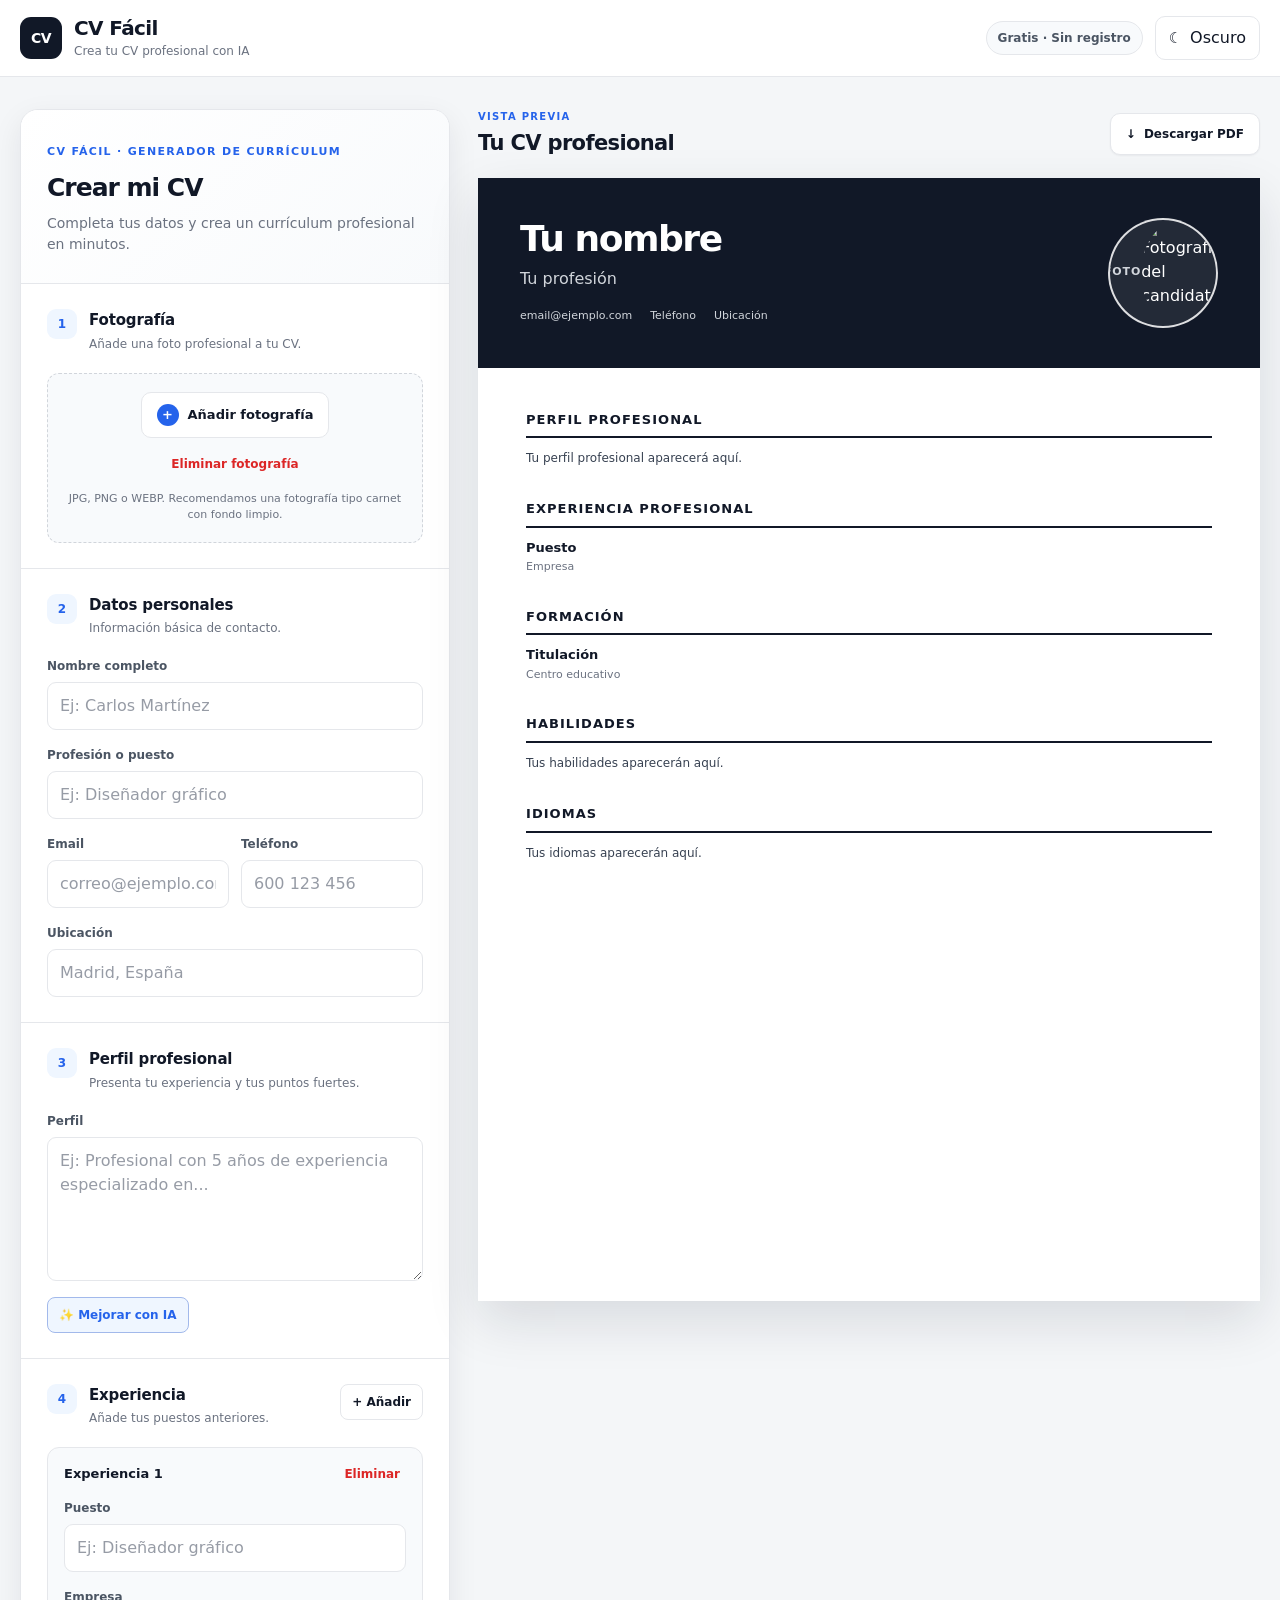
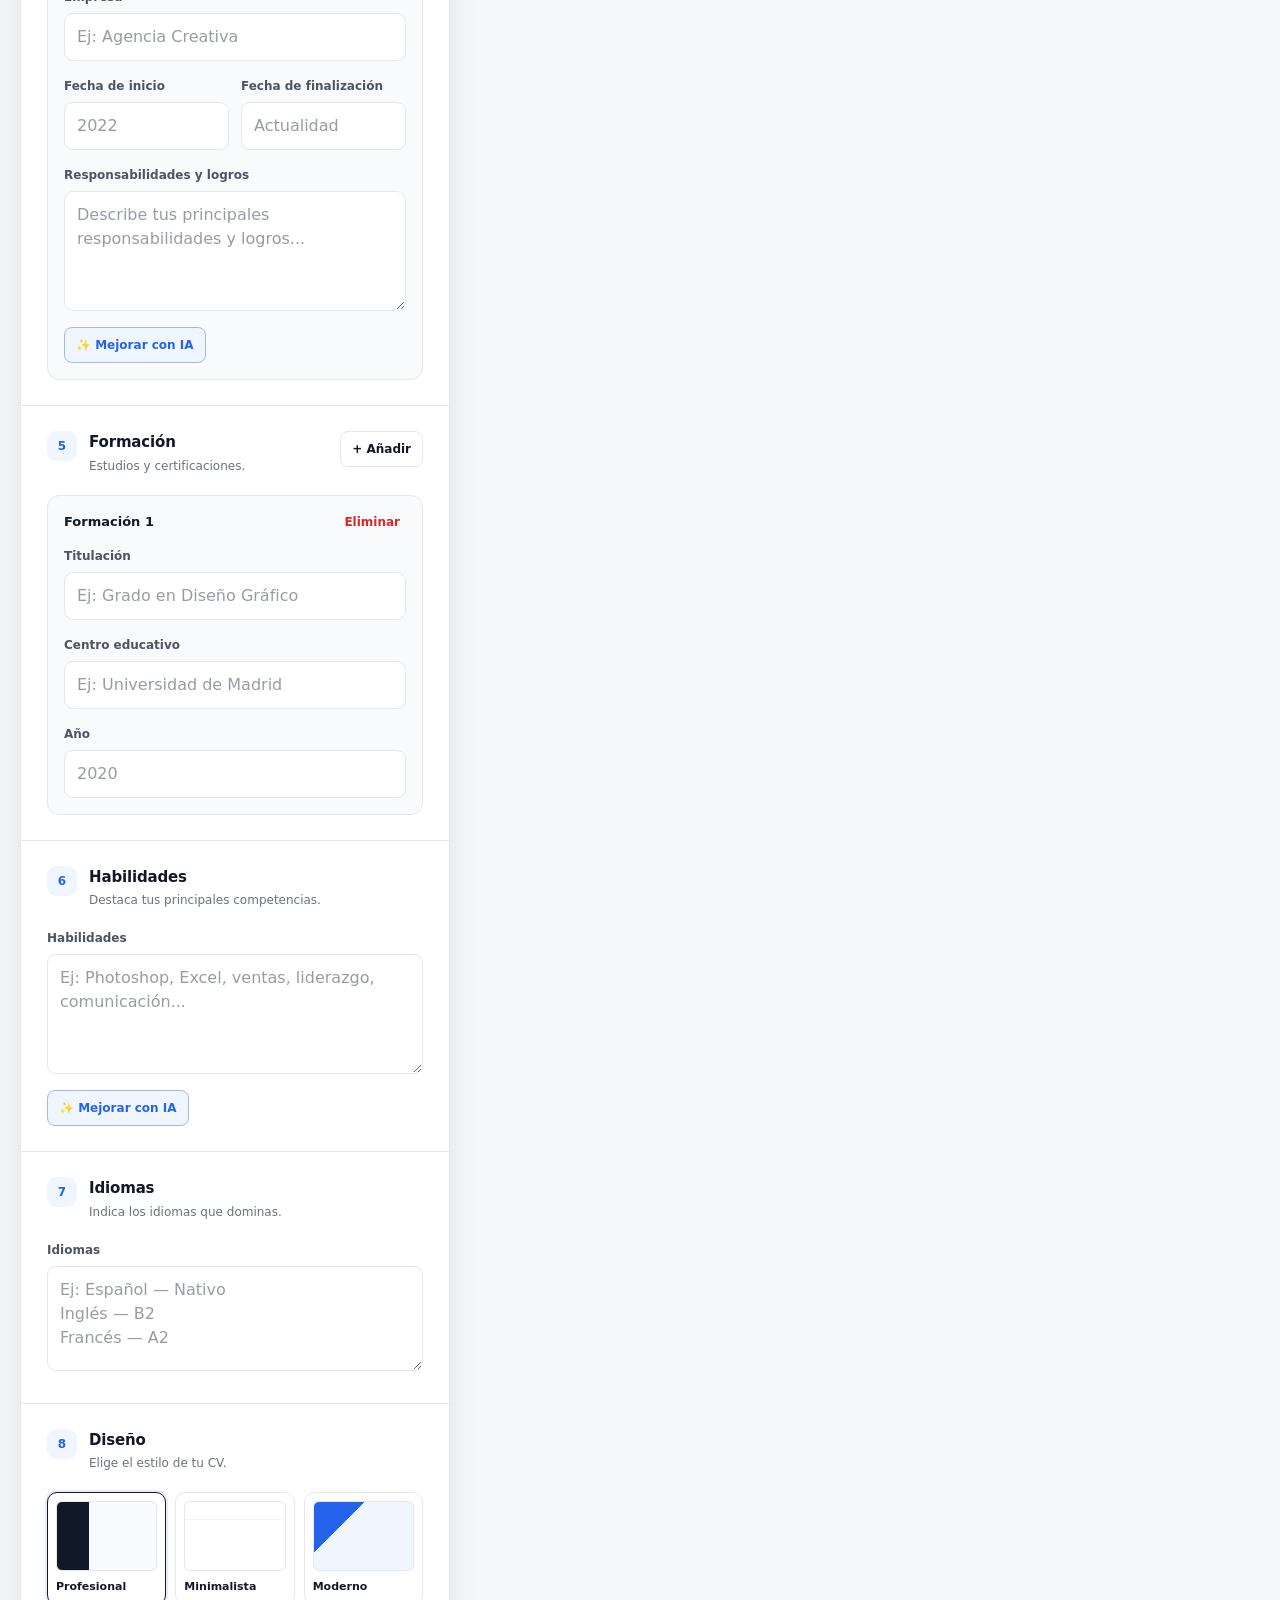
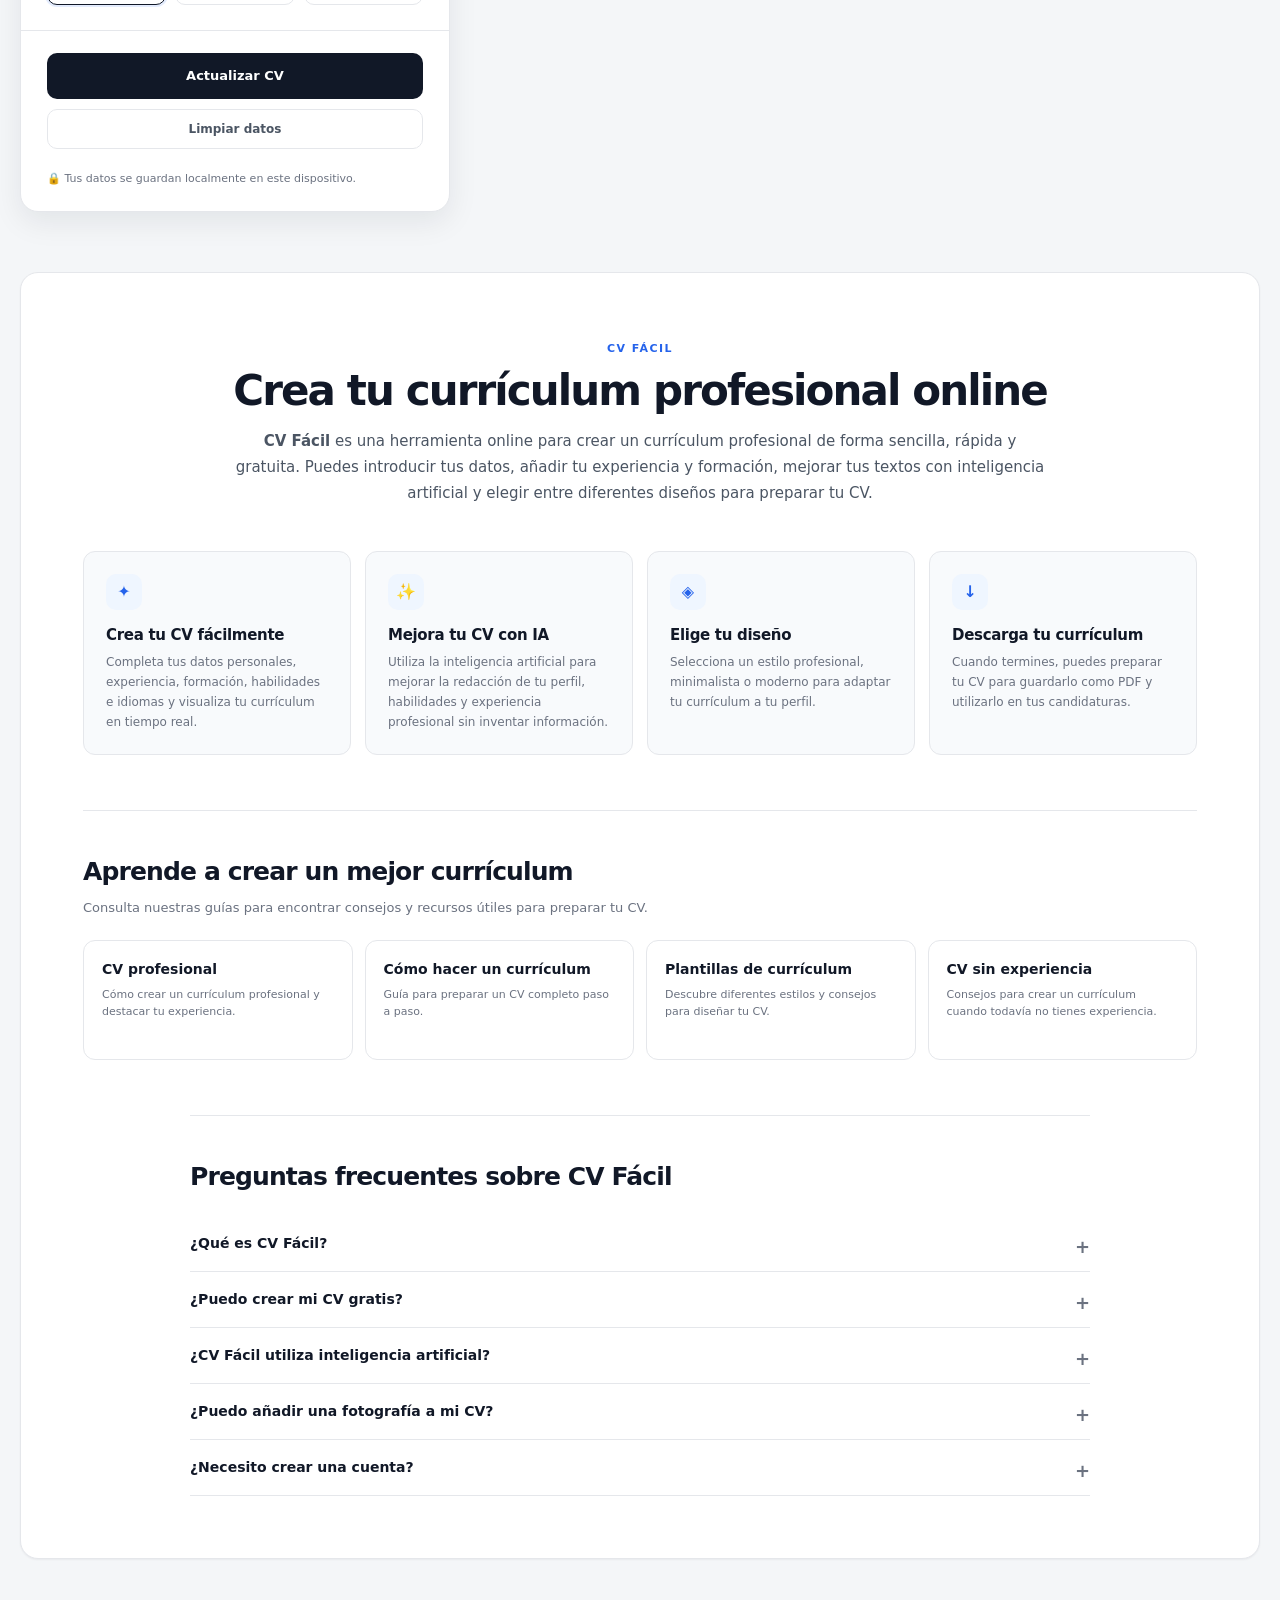
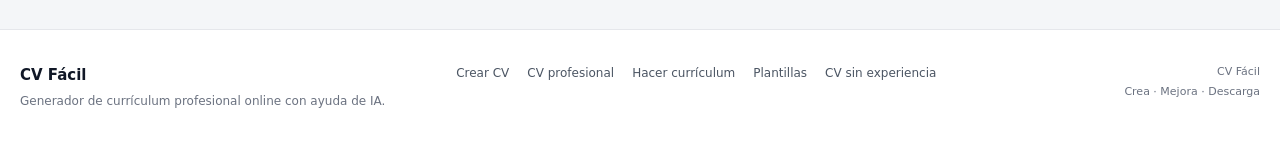
<file: index.html>
<!DOCTYPE html>
<html lang="es">

<head>

    <meta charset="UTF-8">

    <meta
        name="viewport"
        content="width=device-width, initial-scale=1.0"
    >

    <!-- =====================================================
         SEO PRINCIPAL
    ====================================================== -->

    <title>
        CV Fácil | Crea tu CV profesional gratis con IA
    </title>

    <meta
        name="description"
        content="CV Fácil es un creador de currículums online gratuito. Crea tu CV profesional con IA, mejora tu perfil y experiencia, elige una plantilla y descarga tu currículum en PDF."
    >

    <meta
        name="robots"
        content="index, follow, max-image-preview:large"
    >

    <meta
        name="author"
        content="CV Fácil"
    >

    <meta
        name="application-name"
        content="CV Fácil"
    >

    <meta
        name="theme-color"
        content="#111827"
    >

    <link
        rel="canonical"
        href="https://hcanoj.github.io/cv-facil/"
    >


    <!-- =====================================================
         OPEN GRAPH
    ====================================================== -->

    <meta
        property="og:type"
        content="website"
    >

    <meta
        property="og:locale"
        content="es_ES"
    >

    <meta
        property="og:site_name"
        content="CV Fácil"
    >

    <meta
        property="og:title"
        content="CV Fácil | Crea tu CV profesional gratis con IA"
    >

    <meta
        property="og:description"
        content="Crea tu currículum profesional online con CV Fácil. Mejora tus textos con IA, elige tu diseño y descarga tu CV en PDF."
    >

    <meta
        property="og:url"
        content="https://hcanoj.github.io/cv-facil/"
    >


    <!-- =====================================================
         TWITTER / X
    ====================================================== -->

    <meta
        name="twitter:card"
        content="summary"
    >

    <meta
        name="twitter:title"
        content="CV Fácil | Crea tu CV profesional con IA"
    >

    <meta
        name="twitter:description"
        content="Crea gratis tu currículum profesional con CV Fácil, mejóralo con IA y descárgalo en PDF."
    >


    <!-- =====================================================
         DATOS ESTRUCTURADOS
    ====================================================== -->

    <script type="application/ld+json">
    {
        "@context": "https://schema.org",
        "@graph": [

            {
                "@type": "Organization",
                "@id": "https://hcanoj.github.io/cv-facil/#organization",
                "name": "CV Fácil",
                "url": "https://hcanoj.github.io/cv-facil/",
                "description": "CV Fácil es una herramienta online para crear currículums profesionales con ayuda de inteligencia artificial."
            },

            {
                "@type": "WebApplication",
                "@id": "https://hcanoj.github.io/cv-facil/#application",
                "name": "CV Fácil",
                "url": "https://hcanoj.github.io/cv-facil/",
                "applicationCategory": "BusinessApplication",
                "applicationSubCategory": "Resume Builder",
                "operatingSystem": "Web",
                "browserRequirements": "Requires JavaScript",
                "description": "Creador de currículums online que permite crear un CV profesional, mejorar textos con inteligencia artificial, elegir una plantilla y descargar el resultado en PDF.",
                "offers": {
                    "@type": "Offer",
                    "price": "0",
                    "priceCurrency": "EUR"
                },
                "publisher": {
                    "@id": "https://hcanoj.github.io/cv-facil/#organization"
                }
            },

            {
                "@type": "WebSite",
                "@id": "https://hcanoj.github.io/cv-facil/#website",
                "name": "CV Fácil",
                "url": "https://hcanoj.github.io/cv-facil/",
                "publisher": {
                    "@id": "https://hcanoj.github.io/cv-facil/#organization"
                },
                "inLanguage": "es"
            }

        ]
    }
    </script>


    <!-- =====================================================
         ESTILOS
    ====================================================== -->

    <link
        rel="stylesheet"
        href="./style.css"
    >

</head>


<body>


    <!-- =====================================================
         CABECERA
    ====================================================== -->

    <header class="site-header">

        <div class="header-inner">


            <a
                href="./"
                class="brand"
                aria-label="CV Fácil - Inicio"
            >

                <div
                    class="brand-icon"
                    aria-hidden="true"
                >
                    CV
                </div>

                <div>

                    <h1>
                        CV Fácil
                    </h1>

                    <span>
                        Crea tu CV profesional con IA
                    </span>

                </div>

            </a>


            <div class="header-actions">

                <div class="header-badge">
                    Gratis · Sin registro
                </div>


                <button
                    type="button"
                    id="themeToggle"
                    class="theme-toggle"
                    aria-label="Cambiar entre modo claro y oscuro"
                    title="Cambiar entre modo claro y oscuro"
                >

                    <span
                        id="themeIcon"
                        aria-hidden="true"
                    >
                        ☾
                    </span>

                    <span id="themeText">
                        Oscuro
                    </span>

                </button>

            </div>

        </div>

    </header>


    <!-- =====================================================
         CONTENIDO PRINCIPAL
    ====================================================== -->

    <main class="app-container">


        <!-- =================================================
             EDITOR
        ================================================== -->

        <aside
            class="editor-panel"
            aria-label="Editor de currículum"
        >


            <div class="panel-header">

                <div>

                    <span class="panel-kicker">
                        CV FÁCIL · GENERADOR DE CURRÍCULUM
                    </span>

                    <h2>
                        Crear mi CV
                    </h2>

                    <p>
                        Completa tus datos y crea un
                        currículum profesional en minutos.
                    </p>

                </div>

            </div>


            <!-- =================================================
                 FOTO
            ================================================== -->

            <section class="form-section">

                <div class="section-heading">

                    <span class="section-number">
                        1
                    </span>

                    <div>

                        <h3>
                            Fotografía
                        </h3>

                        <p>
                            Añade una foto profesional a tu CV.
                        </p>

                    </div>

                </div>


                <div class="photo-upload-area">

                    <input
                        type="file"
                        id="photoInput"
                        accept="image/jpeg,image/png,image/webp"
                        hidden
                    >


                    <label
                        for="photoInput"
                        class="photo-upload-button"
                    >

                        <span
                            class="photo-upload-icon"
                            aria-hidden="true"
                        >
                            +
                        </span>

                        <span>
                            Añadir fotografía
                        </span>

                    </label>


                    <button
                        type="button"
                        id="removePhoto"
                        class="remove-photo-button"
                        hidden
                    >
                        Eliminar fotografía
                    </button>


                    <p class="photo-help">
                        JPG, PNG o WEBP. Recomendamos una
                        fotografía tipo carnet con fondo limpio.
                    </p>

                </div>

            </section>


            <!-- =================================================
                 DATOS PERSONALES
            ================================================== -->

            <section class="form-section">

                <div class="section-heading">

                    <span class="section-number">
                        2
                    </span>

                    <div>

                        <h3>
                            Datos personales
                        </h3>

                        <p>
                            Información básica de contacto.
                        </p>

                    </div>

                </div>


                <div class="field">

                    <label for="nombre">
                        Nombre completo
                    </label>

                    <input
                        type="text"
                        id="nombre"
                        placeholder="Ej: Carlos Martínez"
                        autocomplete="name"
                    >

                </div>


                <div class="field">

                    <label for="profesion">
                        Profesión o puesto
                    </label>

                    <input
                        type="text"
                        id="profesion"
                        placeholder="Ej: Diseñador gráfico"
                        autocomplete="organization-title"
                    >

                </div>


                <div class="two-columns">

                    <div class="field">

                        <label for="email">
                            Email
                        </label>

                        <input
                            type="email"
                            id="email"
                            placeholder="correo@ejemplo.com"
                            autocomplete="email"
                        >

                    </div>


                    <div class="field">

                        <label for="telefono">
                            Teléfono
                        </label>

                        <input
                            type="tel"
                            id="telefono"
                            placeholder="600 123 456"
                            autocomplete="tel"
                        >

                    </div>

                </div>


                <div class="field">

                    <label for="ubicacion">
                        Ubicación
                    </label>

                    <input
                        type="text"
                        id="ubicacion"
                        placeholder="Madrid, España"
                        autocomplete="address-level2"
                    >

                </div>

            </section>


            <!-- =================================================
                 PERFIL
            ================================================== -->

            <section class="form-section">

                <div class="section-heading">

                    <span class="section-number">
                        3
                    </span>

                    <div>

                        <h3>
                            Perfil profesional
                        </h3>

                        <p>
                            Presenta tu experiencia y tus puntos fuertes.
                        </p>

                    </div>

                </div>


                <div class="field">

                    <label for="perfil">
                        Perfil
                    </label>


                    <textarea
                        id="perfil"
                        rows="5"
                        placeholder="Ej: Profesional con 5 años de experiencia especializado en..."
                    ></textarea>


                    <button
                        type="button"
                        class="ai-button"
                        data-ai-target="perfil"
                    >
                        ✨ Mejorar con IA
                    </button>

                </div>

            </section>


            <!-- =================================================
                 EXPERIENCIA
            ================================================== -->

            <section class="form-section">

                <div class="section-heading section-heading-actions">

                    <div class="heading-left">

                        <span class="section-number">
                            4
                        </span>

                        <div>

                            <h3>
                                Experiencia
                            </h3>

                            <p>
                                Añade tus puestos anteriores.
                            </p>

                        </div>

                    </div>


                    <button
                        type="button"
                        id="addExperience"
                        class="small-button"
                    >
                        + Añadir
                    </button>

                </div>


                <div id="experienceList"></div>

            </section>


            <!-- =================================================
                 FORMACIÓN
            ================================================== -->

            <section class="form-section">

                <div class="section-heading section-heading-actions">

                    <div class="heading-left">

                        <span class="section-number">
                            5
                        </span>

                        <div>

                            <h3>
                                Formación
                            </h3>

                            <p>
                                Estudios y certificaciones.
                            </p>

                        </div>

                    </div>


                    <button
                        type="button"
                        id="addEducation"
                        class="small-button"
                    >
                        + Añadir
                    </button>

                </div>


                <div id="educationList"></div>

            </section>


            <!-- =================================================
                 HABILIDADES
            ================================================== -->

            <section class="form-section">

                <div class="section-heading">

                    <span class="section-number">
                        6
                    </span>

                    <div>

                        <h3>
                            Habilidades
                        </h3>

                        <p>
                            Destaca tus principales competencias.
                        </p>

                    </div>

                </div>


                <div class="field">

                    <label for="skills">
                        Habilidades
                    </label>


                    <textarea
                        id="skills"
                        rows="4"
                        placeholder="Ej: Photoshop, Excel, ventas, liderazgo, comunicación..."
                    ></textarea>


                    <button
                        type="button"
                        class="ai-button"
                        data-ai-target="skills"
                    >
                        ✨ Mejorar con IA
                    </button>

                </div>

            </section>


            <!-- =================================================
                 IDIOMAS
            ================================================== -->

            <section class="form-section">

                <div class="section-heading">

                    <span class="section-number">
                        7
                    </span>

                    <div>

                        <h3>
                            Idiomas
                        </h3>

                        <p>
                            Indica los idiomas que dominas.
                        </p>

                    </div>

                </div>


                <div class="field">

                    <label for="languages">
                        Idiomas
                    </label>


                    <textarea
                        id="languages"
                        rows="3"
                        placeholder="Ej: Español — Nativo&#10;Inglés — B2&#10;Francés — A2"
                    ></textarea>

                </div>

            </section>


            <!-- =================================================
                 DISEÑO
            ================================================== -->

            <section class="form-section">

                <div class="section-heading">

                    <span class="section-number">
                        8
                    </span>

                    <div>

                        <h3>
                            Diseño
                        </h3>

                        <p>
                            Elige el estilo de tu CV.
                        </p>

                    </div>

                </div>


                <div class="template-grid">


                    <button
                        type="button"
                        class="template-option active"
                        data-template="professional"
                        aria-label="Elegir plantilla profesional"
                    >

                        <span
                            class="template-preview professional-preview"
                            aria-hidden="true"
                        ></span>

                        <span>
                            Profesional
                        </span>

                    </button>


                    <button
                        type="button"
                        class="template-option"
                        data-template="minimal"
                        aria-label="Elegir plantilla minimalista"
                    >

                        <span
                            class="template-preview minimal-preview"
                            aria-hidden="true"
                        ></span>

                        <span>
                            Minimalista
                        </span>

                    </button>


                    <button
                        type="button"
                        class="template-option"
                        data-template="modern"
                        aria-label="Elegir plantilla moderna"
                    >

                        <span
                            class="template-preview modern-preview"
                            aria-hidden="true"
                        ></span>

                        <span>
                            Moderno
                        </span>

                    </button>


                </div>

            </section>


            <!-- =================================================
                 ACCIONES
            ================================================== -->

            <div class="editor-actions">

                <button
                    type="button"
                    id="generateButton"
                    class="generate-button"
                >
                    Actualizar CV
                </button>


                <button
                    type="button"
                    id="clearButton"
                    class="clear-button"
                >
                    Limpiar datos
                </button>

            </div>


            <p class="privacy-note">
                🔒 Tus datos se guardan localmente
                en este dispositivo.
            </p>


        </aside>


        <!-- =================================================
             PREVISUALIZACIÓN
        ================================================== -->

        <section
            class="preview-panel"
            aria-label="Vista previa del currículum"
        >


            <div class="preview-toolbar">

                <div>

                    <span class="preview-label">
                        VISTA PREVIA
                    </span>

                    <h2>
                        Tu CV profesional
                    </h2>

                </div>


                <button
                    type="button"
                    id="printButton"
                    class="download-button"
                >

                    <span aria-hidden="true">
                        ↓
                    </span>

                    Descargar PDF

                </button>

            </div>


            <!-- =================================================
                 CV
            ================================================== -->

            <article
                id="cv"
                class="cv template-professional"
            >


                <header class="cv-header">


                    <div class="cv-header-main">

                        <h1 id="cvName">
                            Tu nombre
                        </h1>

                        <h2 id="cvJob">
                            Tu profesión
                        </h2>

                    </div>


                    <div
                        id="cvContact"
                        class="cv-contact"
                    >

                        <span>
                            email@ejemplo.com
                        </span>

                        <span>
                            Teléfono
                        </span>

                        <span>
                            Ubicación
                        </span>

                    </div>


                    <div
                        id="cvPhotoContainer"
                        class="cv-photo-container"
                    >

                        <div class="cv-photo-placeholder">

                            <span>
                                FOTO
                            </span>

                        </div>


                        <img
                            id="cvPhoto"
                            class="cv-photo"
                            alt="Fotografía del candidato"
                            hidden
                        >

                    </div>


                </header>


                <div class="cv-body">


                    <section class="cv-block">

                        <h3>
                            Perfil profesional
                        </h3>

                        <p id="cvProfile">
                            Tu perfil profesional aparecerá aquí.
                        </p>

                    </section>


                    <section class="cv-block">

                        <h3>
                            Experiencia profesional
                        </h3>

                        <div id="cvExperienceList">

                            <div class="empty-cv">
                                Tu experiencia aparecerá aquí.
                            </div>

                        </div>

                    </section>


                    <section class="cv-block">

                        <h3>
                            Formación
                        </h3>

                        <div id="cvEducationList">

                            <div class="empty-cv">
                                Tu formación aparecerá aquí.
                            </div>

                        </div>

                    </section>


                    <section class="cv-block">

                        <h3>
                            Habilidades
                        </h3>

                        <p id="cvSkills">
                            Tus habilidades aparecerán aquí.
                        </p>

                    </section>


                    <section class="cv-block">

                        <h3>
                            Idiomas
                        </h3>

                        <p
                            id="cvLanguages"
                            class="multiline"
                        >
                            Tus idiomas aparecerán aquí.
                        </p>

                    </section>


                </div>

            </article>

        </section>

    </main>


    <!-- =====================================================
         CONTENIDO SEO
         INTEGRADO EN LA EXPERIENCIA DE LA WEB
    ====================================================== -->

    <section
        class="seo-content"
        aria-labelledby="about-cv-facil"
    >

        <div class="seo-content-inner">


            <div class="seo-intro">

                <span class="seo-kicker">
                    CV FÁCIL
                </span>

                <h2 id="about-cv-facil">
                    Crea tu currículum profesional online
                </h2>

                <p>
                    <strong>CV Fácil</strong> es una herramienta
                    online para crear un currículum profesional
                    de forma sencilla, rápida y gratuita.
                    Puedes introducir tus datos, añadir tu
                    experiencia y formación, mejorar tus textos
                    con inteligencia artificial y elegir entre
                    diferentes diseños para preparar tu CV.
                </p>

            </div>


            <div class="seo-features">


                <article class="seo-feature">

                    <span
                        class="seo-feature-icon"
                        aria-hidden="true"
                    >
                        ✦
                    </span>

                    <h3>
                        Crea tu CV fácilmente
                    </h3>

                    <p>
                        Completa tus datos personales,
                        experiencia, formación, habilidades
                        e idiomas y visualiza tu currículum
                        en tiempo real.
                    </p>

                </article>


                <article class="seo-feature">

                    <span
                        class="seo-feature-icon"
                        aria-hidden="true"
                    >
                        ✨
                    </span>

                    <h3>
                        Mejora tu CV con IA
                    </h3>

                    <p>
                        Utiliza la inteligencia artificial
                        para mejorar la redacción de tu perfil,
                        habilidades y experiencia profesional
                        sin inventar información.
                    </p>

                </article>


                <article class="seo-feature">

                    <span
                        class="seo-feature-icon"
                        aria-hidden="true"
                    >
                        ◈
                    </span>

                    <h3>
                        Elige tu diseño
                    </h3>

                    <p>
                        Selecciona un estilo profesional,
                        minimalista o moderno para adaptar
                        tu currículum a tu perfil.
                    </p>

                </article>


                <article class="seo-feature">

                    <span
                        class="seo-feature-icon"
                        aria-hidden="true"
                    >
                        ↓
                    </span>

                    <h3>
                        Descarga tu currículum
                    </h3>

                    <p>
                        Cuando termines, puedes preparar
                        tu CV para guardarlo como PDF y
                        utilizarlo en tus candidaturas.
                    </p>

                </article>


            </div>


            <!-- =================================================
                 ENLACES INTERNOS
            ================================================== -->

            <nav
                class="seo-links"
                aria-label="Guías para crear currículums"
            >

                <h2>
                    Aprende a crear un mejor currículum
                </h2>

                <p>
                    Consulta nuestras guías para encontrar
                    consejos y recursos útiles para preparar
                    tu CV.
                </p>


                <div class="seo-link-grid">


                    <a
                        href="./cv-profesional.html"
                        class="seo-link-card"
                    >

                        <strong>
                            CV profesional
                        </strong>

                        <span>
                            Cómo crear un currículum profesional
                            y destacar tu experiencia.
                        </span>

                    </a>


                    <a
                        href="./hacer-curriculum.html"
                        class="seo-link-card"
                    >

                        <strong>
                            Cómo hacer un currículum
                        </strong>

                        <span>
                            Guía para preparar un CV completo
                            paso a paso.
                        </span>

                    </a>


                    <a
                        href="./plantillas-curriculum.html"
                        class="seo-link-card"
                    >

                        <strong>
                            Plantillas de currículum
                        </strong>

                        <span>
                            Descubre diferentes estilos y
                            consejos para diseñar tu CV.
                        </span>

                    </a>


                    <a
                        href="./curriculum-sin-experiencia.html"
                        class="seo-link-card"
                    >

                        <strong>
                            CV sin experiencia
                        </strong>

                        <span>
                            Consejos para crear un currículum
                            cuando todavía no tienes experiencia.
                        </span>

                    </a>


                </div>

            </nav>


            <!-- =================================================
                 FAQ
            ================================================== -->

            <section
                class="seo-faq"
                aria-labelledby="faq-title"
            >

                <h2 id="faq-title">
                    Preguntas frecuentes sobre CV Fácil
                </h2>


                <details>

                    <summary>
                        ¿Qué es CV Fácil?
                    </summary>

                    <p>
                        CV Fácil es un creador de currículums
                        online que permite preparar un CV
                        profesional de forma sencilla y
                        utilizar inteligencia artificial para
                        mejorar determinados textos.
                    </p>

                </details>


                <details>

                    <summary>
                        ¿Puedo crear mi CV gratis?
                    </summary>

                    <p>
                        Sí. CV Fácil está diseñado para que
                        puedas crear tu currículum online
                        sin necesidad de registrarte.
                    </p>

                </details>


                <details>

                    <summary>
                        ¿CV Fácil utiliza inteligencia artificial?
                    </summary>

                    <p>
                        Sí. La herramienta puede ayudarte a
                        mejorar la redacción de tu perfil,
                        habilidades y experiencia profesional.
                        La IA está diseñada para mejorar el
                        texto sin inventar información.
                    </p>

                </details>


                <details>

                    <summary>
                        ¿Puedo añadir una fotografía a mi CV?
                    </summary>

                    <p>
                        Sí. Puedes añadir una fotografía desde
                        el editor y visualizarla en el espacio
                        destinado a la foto del currículum.
                    </p>

                </details>


                <details>

                    <summary>
                        ¿Necesito crear una cuenta?
                    </summary>

                    <p>
                        No. El editor funciona directamente
                        desde el navegador y los datos del
                        formulario pueden mantenerse localmente
                        en tu dispositivo.
                    </p>

                </details>


            </section>


        </div>

    </section>


    <!-- =====================================================
         FOOTER
    ====================================================== -->

    <footer class="site-footer">

        <div class="site-footer-inner">

            <div>

                <strong>
                    CV Fácil
                </strong>

                <p>
                    Generador de currículum profesional
                    online con ayuda de IA.
                </p>

            </div>


            <nav aria-label="Enlaces del sitio">

                <a href="./">
                    Crear CV
                </a>

                <a href="./cv-profesional.html">
                    CV profesional
                </a>

                <a href="./hacer-curriculum.html">
                    Hacer currículum
                </a>

                <a href="./plantillas-curriculum.html">
                    Plantillas
                </a>

                <a href="./curriculum-sin-experiencia.html">
                    CV sin experiencia
                </a>

            </nav>


            <div>

                <span>
                    CV Fácil
                </span>

                <span>
                    Crea · Mejora · Descarga
                </span>

            </div>

        </div>

    </footer>


    <!-- =====================================================
         JAVASCRIPT
    ====================================================== -->

    <script src="./script.js"></script>

</body>

</html>
</file>
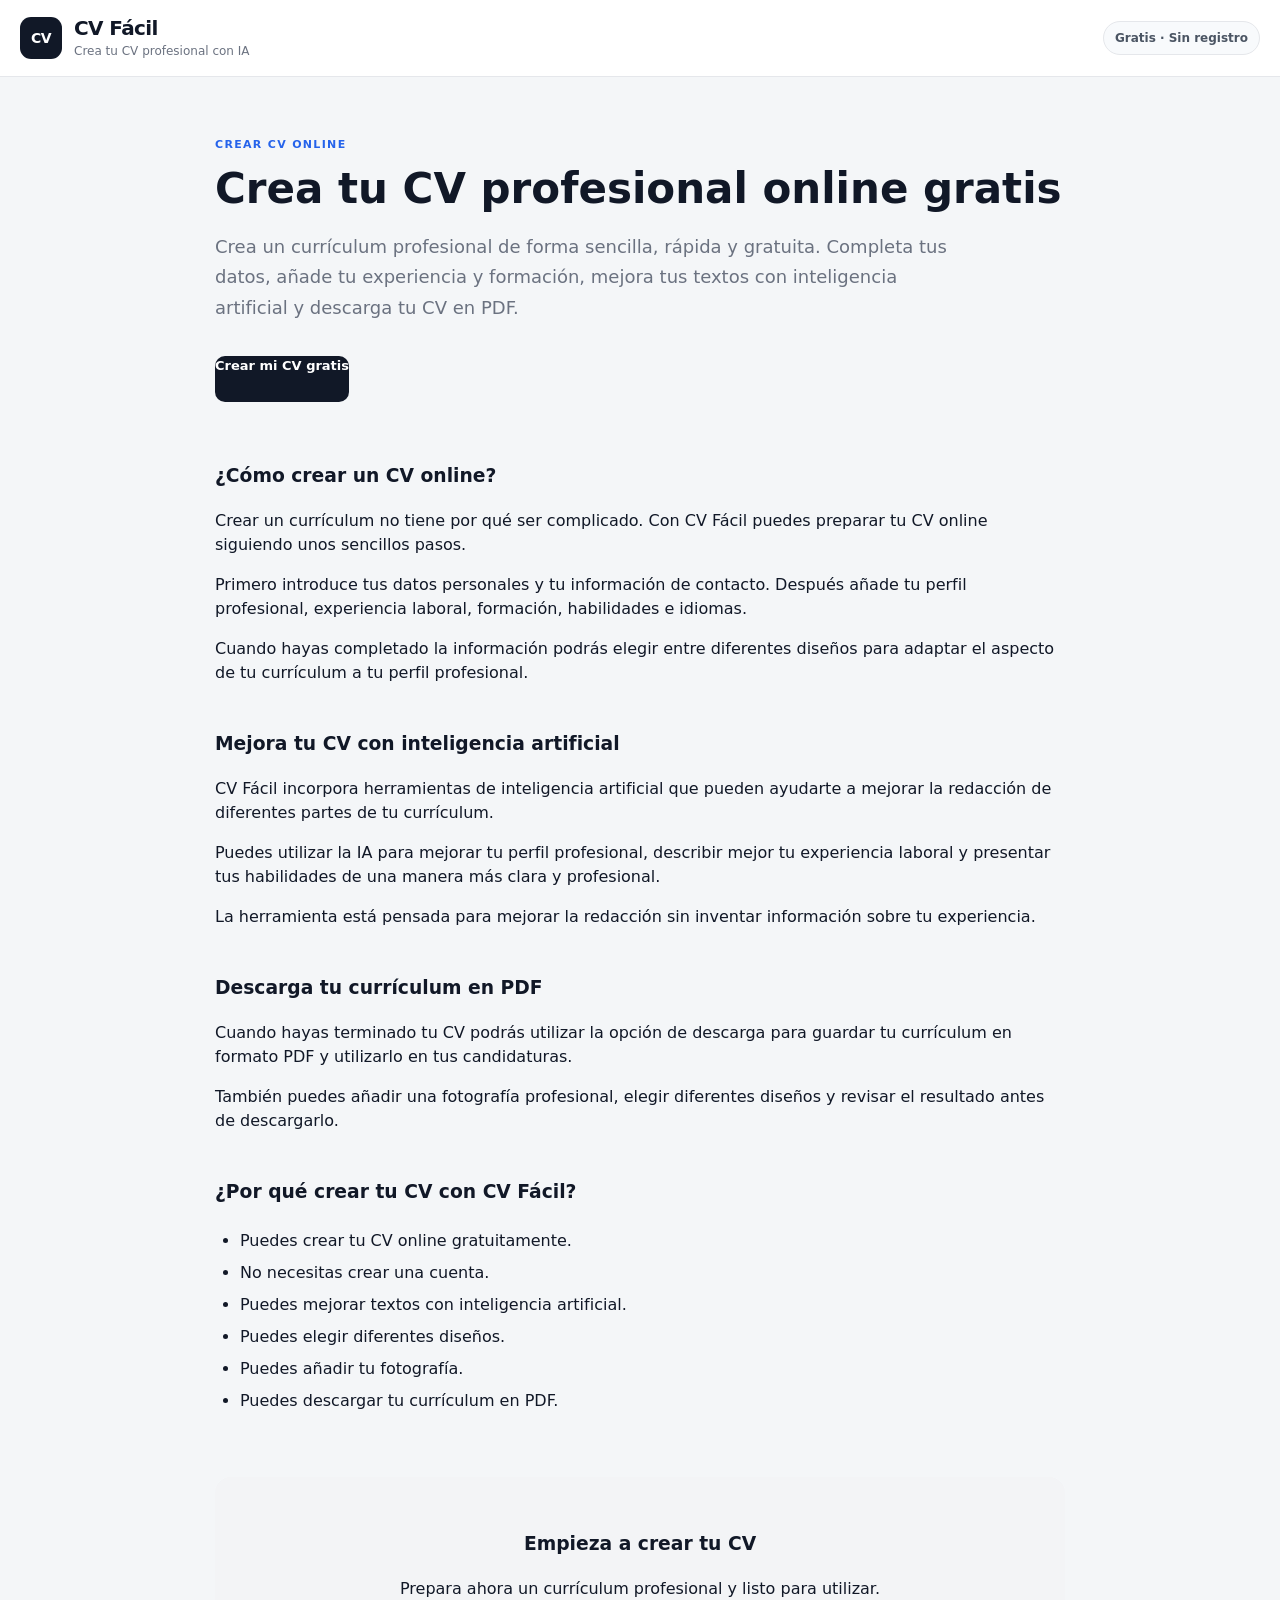
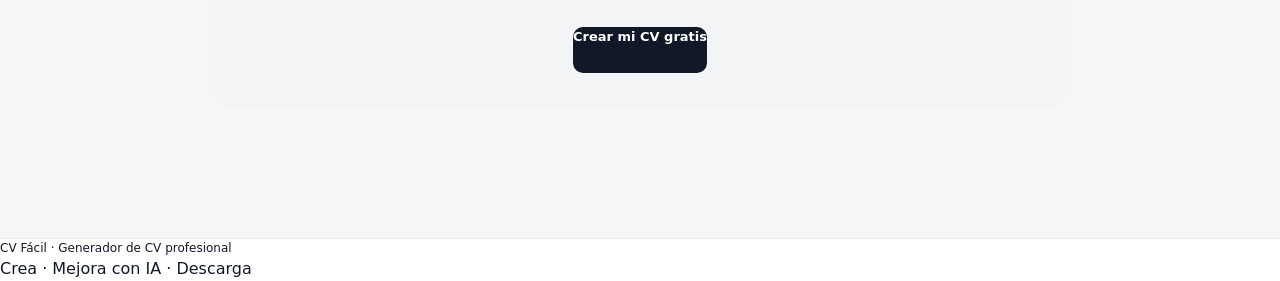
<file: crear-cv.html>
<!DOCTYPE html>
<html lang="es">

<head><script async src="https://pagead2.googlesyndication.com/pagead/js/adsbygoogle.js?client=ca-pub-5829758548724314"
     crossorigin="anonymous"></script>

    <meta charset="UTF-8">

    <meta name="viewport" content="width=device-width, initial-scale=1.0">

    <title>Crear CV Online Gratis | CV Fácil</title>

    <meta
        name="description"
        content="Crea tu CV profesional online gratis con CV Fácil. Diseña tu currículum, mejora tus textos con IA, añade tu foto y descarga tu CV en PDF."
    >

    <meta
        name="robots"
        content="index, follow"
    >

    <link
        rel="canonical"
        href="https://hcanoj.github.io/cv-facil/crear-cv.html"
    >

    <meta
        property="og:title"
        content="Crear CV Online Gratis | CV Fácil"
    >

    <meta
        property="og:description"
        content="Crea un CV profesional online gratis con ayuda de IA y descárgalo en PDF."
    >

    <meta
        property="og:type"
        content="website"
    >

    <meta
        property="og:url"
        content="https://hcanoj.github.io/cv-facil/crear-cv.html"
    >

    <meta
        property="og:site_name"
        content="CV Fácil"
    >

    <meta
        name="theme-color"
        content="#111827"
    >

    <link
        rel="stylesheet"
        href="./style.css"
    >

</head>


<body>


    <!-- CABECERA -->

    <header class="site-header">

        <div class="header-inner">

            <a
                href="./index.html"
                class="brand"
                style="text-decoration:none;color:inherit;"
            >

                <div class="brand-icon">
                    CV
                </div>

                <div>

                    <h1>CV Fácil</h1>

                    <span>
                        Crea tu CV profesional con IA
                    </span>

                </div>

            </a>


            <div class="header-actions">

                <div class="header-badge">
                    Gratis · Sin registro
                </div>

            </div>

        </div>

    </header>



    <!-- CONTENIDO -->

    <main>

        <section
            class="seo-page"
            style="
                max-width:900px;
                margin:60px auto;
                padding:0 25px 70px;
            "
        >


            <span
                class="panel-kicker"
                style="
                    display:block;
                    margin-bottom:12px;
                "
            >
                CREAR CV ONLINE
            </span>


            <h2
                style="
                    font-size:42px;
                    line-height:1.1;
                    margin:0 0 20px;
                "
            >
                Crea tu CV profesional online gratis
            </h2>


            <p
                style="
                    font-size:18px;
                    line-height:1.7;
                    color:#6b7280;
                    max-width:760px;
                "
            >
                Crea un currículum profesional de forma sencilla,
                rápida y gratuita. Completa tus datos, añade tu
                experiencia y formación, mejora tus textos con
                inteligencia artificial y descarga tu CV en PDF.
            </p>


            <div
                style="
                    margin:30px 0;
                "
            >

                <a
                    href="./index.html"
                    class="generate-button"
                    style="
                        display:inline-block;
                        width:auto;
                        margin:0;
                        text-decoration:none;
                    "
                >
                    Crear mi CV gratis
                </a>

            </div>



            <!-- SECCIÓN -->

            <section style="margin-top:60px;">

                <h3>
                    ¿Cómo crear un CV online?
                </h3>

                <p>
                    Crear un currículum no tiene por qué ser complicado.
                    Con CV Fácil puedes preparar tu CV online siguiendo
                    unos sencillos pasos.
                </p>

                <p>
                    Primero introduce tus datos personales y tu
                    información de contacto. Después añade tu perfil
                    profesional, experiencia laboral, formación,
                    habilidades e idiomas.
                </p>

                <p>
                    Cuando hayas completado la información podrás elegir
                    entre diferentes diseños para adaptar el aspecto de
                    tu currículum a tu perfil profesional.
                </p>

            </section>



            <!-- SECCIÓN -->

            <section style="margin-top:45px;">

                <h3>
                    Mejora tu CV con inteligencia artificial
                </h3>

                <p>
                    CV Fácil incorpora herramientas de inteligencia
                    artificial que pueden ayudarte a mejorar la
                    redacción de diferentes partes de tu currículum.
                </p>

                <p>
                    Puedes utilizar la IA para mejorar tu perfil
                    profesional, describir mejor tu experiencia laboral
                    y presentar tus habilidades de una manera más clara
                    y profesional.
                </p>

                <p>
                    La herramienta está pensada para mejorar la
                    redacción sin inventar información sobre tu
                    experiencia.
                </p>

            </section>



            <!-- SECCIÓN -->

            <section style="margin-top:45px;">

                <h3>
                    Descarga tu currículum en PDF
                </h3>

                <p>
                    Cuando hayas terminado tu CV podrás utilizar la
                    opción de descarga para guardar tu currículum en
                    formato PDF y utilizarlo en tus candidaturas.
                </p>

                <p>
                    También puedes añadir una fotografía profesional,
                    elegir diferentes diseños y revisar el resultado
                    antes de descargarlo.
                </p>

            </section>



            <!-- SECCIÓN -->

            <section style="margin-top:45px;">

                <h3>
                    ¿Por qué crear tu CV con CV Fácil?
                </h3>

                <ul
                    style="
                        line-height:2;
                        padding-left:25px;
                    "
                >

                    <li>
                        Puedes crear tu CV online gratuitamente.
                    </li>

                    <li>
                        No necesitas crear una cuenta.
                    </li>

                    <li>
                        Puedes mejorar textos con inteligencia artificial.
                    </li>

                    <li>
                        Puedes elegir diferentes diseños.
                    </li>

                    <li>
                        Puedes añadir tu fotografía.
                    </li>

                    <li>
                        Puedes descargar tu currículum en PDF.
                    </li>

                </ul>

            </section>



            <!-- CTA FINAL -->

            <section
                style="
                    margin-top:60px;
                    padding:35px;
                    border-radius:16px;
                    background:#f3f4f6;
                    text-align:center;
                "
            >

                <h3>
                    Empieza a crear tu CV
                </h3>

                <p>
                    Prepara ahora un currículum profesional
                    y listo para utilizar.
                </p>

                <a
                    href="./index.html"
                    class="generate-button"
                    style="
                        display:inline-block;
                        width:auto;
                        margin:10px 0 0;
                        text-decoration:none;
                    "
                >
                    Crear mi CV gratis
                </a>

            </section>


        </section>

    </main>



    <!-- FOOTER -->

    <footer class="site-footer">

        <p>
            CV Fácil · Generador de CV profesional
        </p>

        <span>
            Crea · Mejora con IA · Descarga
        </span>

    </footer>


</body>

</html>
<script async src="https://pagead2.googlesyndication.com/pagead/js/adsbygoogle.js?client=ca-pub-5829758548724314"
     crossorigin="anonymous"></script>
</file>
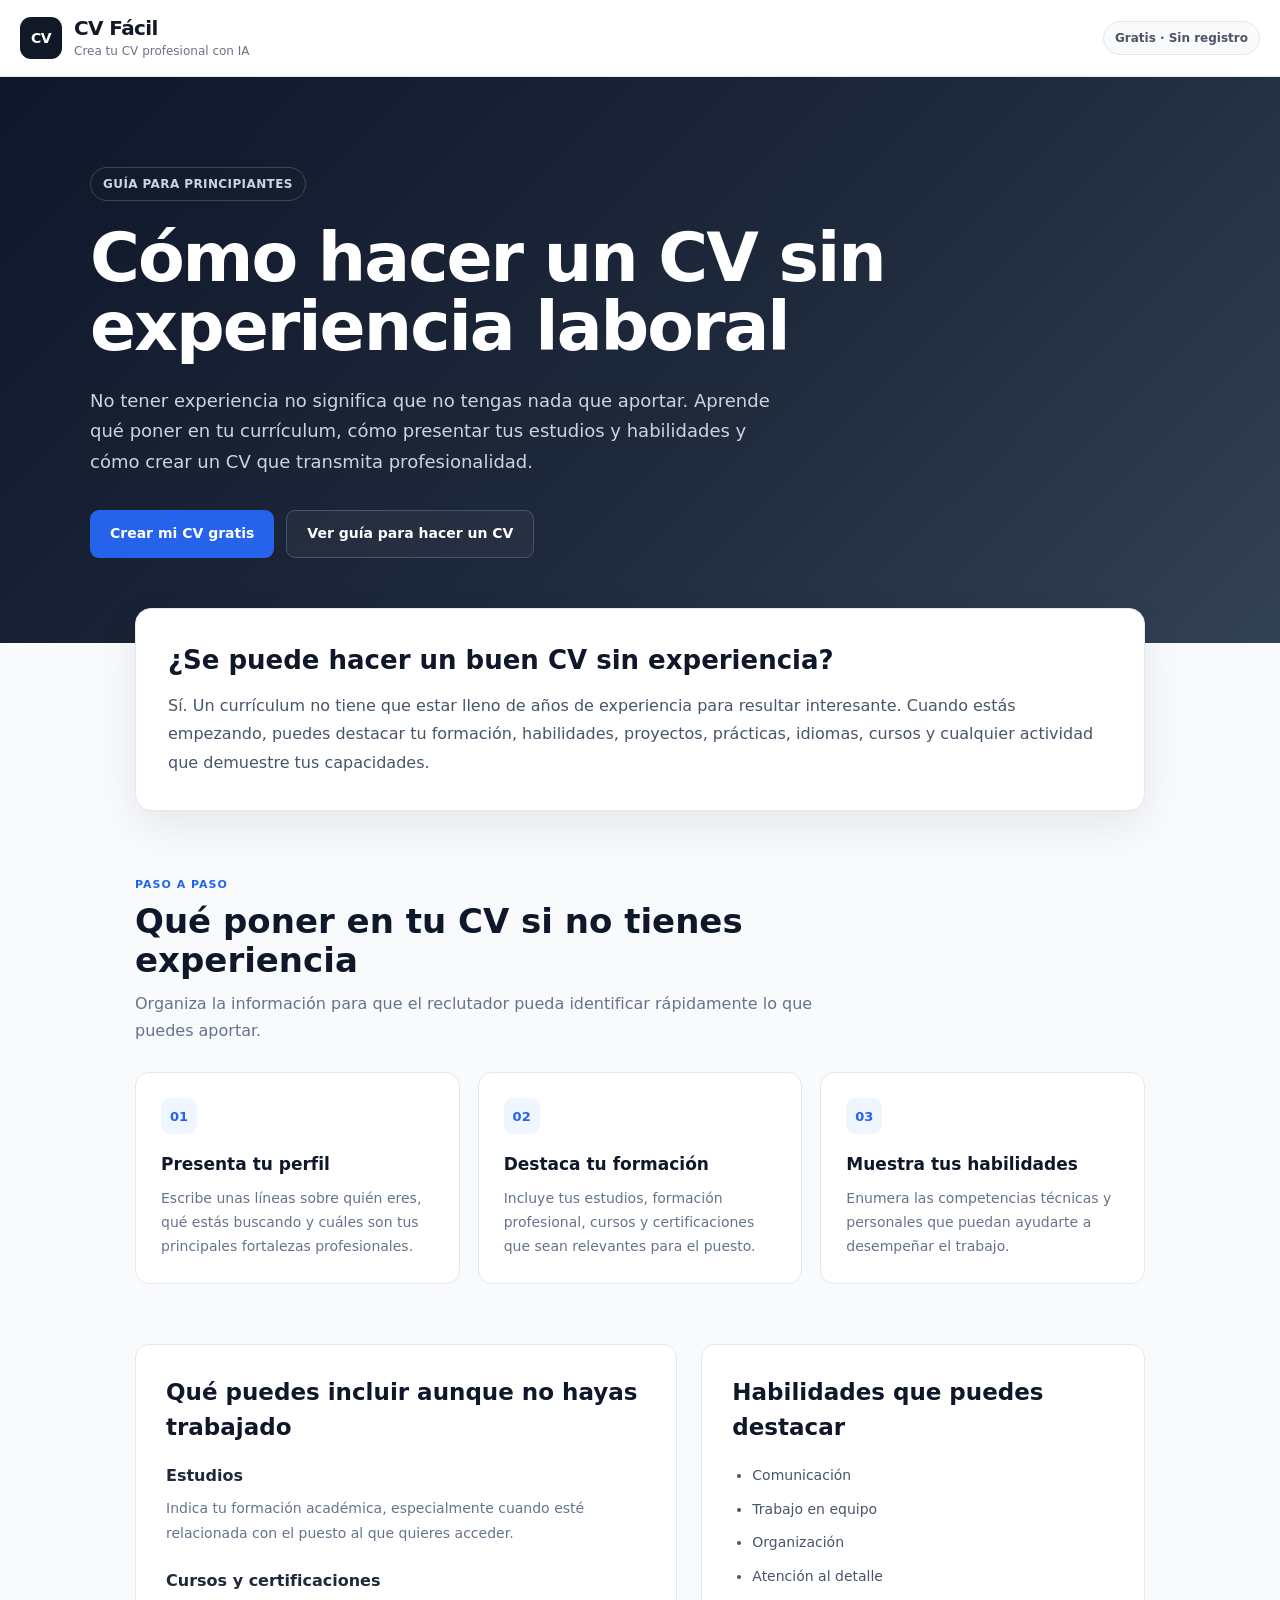
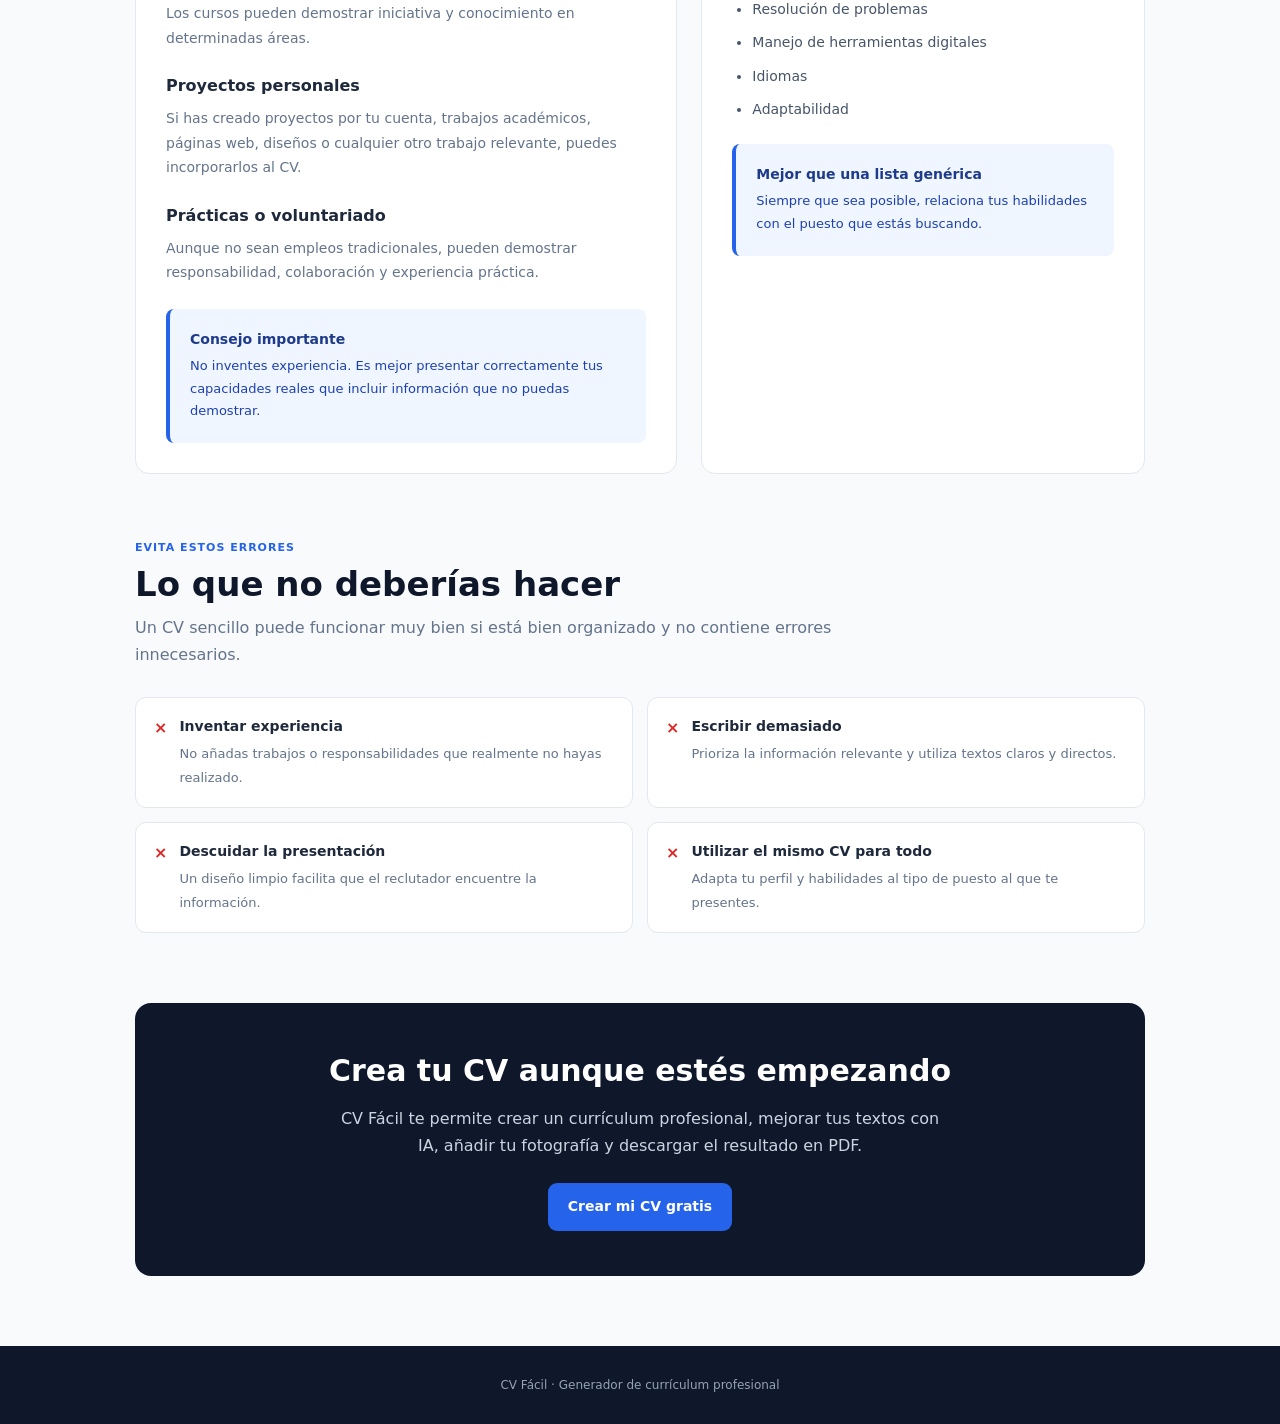
<file: curriculum-sin-experiencia.html>
<!DOCTYPE html>
<html lang="es">

<head><script async src="https://pagead2.googlesyndication.com/pagead/js/adsbygoogle.js?client=ca-pub-5829758548724314"
     crossorigin="anonymous"></script>
    <meta charset="UTF-8">

    <meta name="viewport" content="width=device-width, initial-scale=1.0">

    <meta
        name="description"
        content="Aprende cómo hacer un currículum sin experiencia laboral. Descubre qué poner en tu CV, cómo destacar tus estudios, habilidades y crear un CV profesional gratis."
    >

    <meta
        name="robots"
        content="index, follow"
    >

    <meta
        name="theme-color"
        content="#0f172a"
    >

    <link
        rel="canonical"
        href="https://hcanoj.github.io/cv-facil/curriculum-sin-experiencia.html"
    >

    <title>Cómo hacer un CV sin experiencia laboral | CV Fácil</title>

    <link
        rel="stylesheet"
        href="./style.css"
    >

    <style>

        /* =====================================================
           PÁGINA CV SIN EXPERIENCIA
        ===================================================== */

        .no-experience-page {
            background: #f8fafc;
            min-height: 100vh;
        }

        .no-experience-hero {
            background:
                linear-gradient(
                    135deg,
                    #0f172a 0%,
                    #1e293b 55%,
                    #334155 100%
                );

            color: white;
            padding: 90px 24px 85px;
        }

        .no-experience-hero-inner {
            max-width: 1100px;
            margin: 0 auto;
        }

        .no-experience-tag {
            display: inline-flex;
            align-items: center;
            padding: 7px 12px;
            border: 1px solid rgba(255,255,255,.18);
            border-radius: 999px;
            color: #cbd5e1;
            font-size: 12px;
            font-weight: 700;
            letter-spacing: .4px;
            margin-bottom: 22px;
        }

        .no-experience-hero h1 {
            max-width: 800px;
            margin: 0;
            font-size: clamp(38px, 6vw, 68px);
            line-height: 1.02;
            letter-spacing: -2px;
        }

        .no-experience-hero p {
            max-width: 700px;
            margin: 24px 0 0;
            color: #cbd5e1;
            font-size: 18px;
            line-height: 1.7;
        }

        .no-experience-hero-actions {
            display: flex;
            flex-wrap: wrap;
            gap: 12px;
            margin-top: 32px;
        }

        .hero-primary-button,
        .hero-secondary-button {
            display: inline-flex;
            align-items: center;
            justify-content: center;
            min-height: 48px;
            padding: 0 20px;
            border-radius: 9px;
            text-decoration: none;
            font-size: 14px;
            font-weight: 800;
        }

        .hero-primary-button {
            background: #2563eb;
            color: white;
        }

        .hero-primary-button:hover {
            background: #1d4ed8;
        }

        .hero-secondary-button {
            border: 1px solid #475569;
            color: white;
            background: rgba(255,255,255,.04);
        }

        .no-experience-content {
            max-width: 1050px;
            margin: -35px auto 0;
            padding: 0 20px 70px;
            position: relative;
        }

        .intro-card {
            background: white;
            border: 1px solid #e2e8f0;
            border-radius: 16px;
            padding: 32px;
            box-shadow: 0 15px 40px rgba(15,23,42,.08);
        }

        .intro-card h2 {
            margin: 0 0 12px;
            color: #0f172a;
            font-size: 26px;
        }

        .intro-card p {
            margin: 0;
            color: #475569;
            line-height: 1.8;
        }

        .steps-section {
            padding-top: 60px;
        }

        .section-title {
            max-width: 700px;
            margin-bottom: 28px;
        }

        .section-title span {
            color: #2563eb;
            font-size: 11px;
            font-weight: 900;
            letter-spacing: 1px;
        }

        .section-title h2 {
            margin: 7px 0 10px;
            color: #0f172a;
            font-size: 34px;
            line-height: 1.15;
        }

        .section-title p {
            margin: 0;
            color: #64748b;
            line-height: 1.7;
        }

        .steps-grid {
            display: grid;
            grid-template-columns: repeat(3, 1fr);
            gap: 18px;
        }

        .step-card {
            background: white;
            border: 1px solid #e2e8f0;
            border-radius: 14px;
            padding: 25px;
        }

        .step-number {
            display: flex;
            align-items: center;
            justify-content: center;
            width: 36px;
            height: 36px;
            border-radius: 9px;
            background: #eff6ff;
            color: #2563eb;
            font-size: 13px;
            font-weight: 900;
            margin-bottom: 18px;
        }

        .step-card h3 {
            margin: 0 0 9px;
            color: #0f172a;
            font-size: 17px;
        }

        .step-card p {
            margin: 0;
            color: #64748b;
            font-size: 14px;
            line-height: 1.7;
        }

        .content-grid {
            display: grid;
            grid-template-columns: 1.1fr .9fr;
            gap: 24px;
            margin-top: 60px;
        }

        .content-card {
            background: white;
            border: 1px solid #e2e8f0;
            border-radius: 14px;
            padding: 30px;
        }

        .content-card h2 {
            margin: 0 0 20px;
            color: #0f172a;
            font-size: 23px;
        }

        .content-card h3 {
            margin: 24px 0 8px;
            color: #1e293b;
            font-size: 16px;
        }

        .content-card h3:first-of-type {
            margin-top: 0;
        }

        .content-card p {
            margin: 0;
            color: #64748b;
            line-height: 1.75;
            font-size: 14px;
        }

        .content-card ul {
            margin: 0;
            padding-left: 20px;
            color: #475569;
        }

        .content-card li {
            margin-bottom: 11px;
            line-height: 1.6;
            font-size: 14px;
        }

        .highlight-box {
            margin-top: 24px;
            padding: 20px;
            border-left: 4px solid #2563eb;
            background: #eff6ff;
            border-radius: 8px;
        }

        .highlight-box strong {
            display: block;
            margin-bottom: 5px;
            color: #1e3a8a;
            font-size: 14px;
        }

        .highlight-box p {
            color: #1e40af;
            font-size: 13px;
        }

        .mistakes {
            margin-top: 60px;
        }

        .mistakes-list {
            display: grid;
            grid-template-columns: repeat(2, 1fr);
            gap: 14px;
        }

        .mistake {
            display: flex;
            gap: 12px;
            padding: 18px;
            background: white;
            border: 1px solid #e2e8f0;
            border-radius: 11px;
        }

        .mistake-icon {
            flex-shrink: 0;
            color: #dc2626;
            font-weight: 900;
        }

        .mistake strong {
            display: block;
            color: #1e293b;
            margin-bottom: 4px;
            font-size: 14px;
        }

        .mistake span {
            color: #64748b;
            font-size: 13px;
            line-height: 1.6;
        }

        .final-cta {
            margin-top: 70px;
            padding: 45px 30px;
            border-radius: 16px;
            background: #0f172a;
            text-align: center;
        }

        .final-cta h2 {
            margin: 0;
            color: white;
            font-size: 30px;
        }

        .final-cta p {
            max-width: 620px;
            margin: 12px auto 24px;
            color: #cbd5e1;
            line-height: 1.7;
        }

        .site-footer-simple {
            padding: 30px 20px;
            background: #0f172a;
            color: #94a3b8;
            text-align: center;
            font-size: 12px;
        }

        @media (max-width: 800px) {

            .steps-grid,
            .content-grid,
            .mistakes-list {
                grid-template-columns: 1fr;
            }

            .no-experience-hero {
                padding: 65px 20px 70px;
            }

            .no-experience-hero h1 {
                letter-spacing: -1px;
            }

            .intro-card {
                padding: 25px;
            }

        }

    </style>

</head>


<body class="no-experience-page">


    <!-- =====================================================
         HEADER
    ====================================================== -->

    <header class="site-header">

        <div class="header-inner">

            <a
                href="./index.html"
                class="brand"
                style="text-decoration:none;color:inherit;"
            >

                <div class="brand-icon">
                    CV
                </div>

                <div>
                    <h1>CV Fácil</h1>

                    <span>
                        Crea tu CV profesional con IA
                    </span>
                </div>

            </a>


            <div class="header-actions">

                <div class="header-badge">
                    Gratis · Sin registro
                </div>

            </div>

        </div>

    </header>


    <!-- =====================================================
         HERO
    ====================================================== -->

    <section class="no-experience-hero">

        <div class="no-experience-hero-inner">

            <span class="no-experience-tag">
                GUÍA PARA PRINCIPIANTES
            </span>

            <h1>
                Cómo hacer un CV sin experiencia laboral
            </h1>

            <p>
                No tener experiencia no significa que no tengas
                nada que aportar. Aprende qué poner en tu
                currículum, cómo presentar tus estudios y
                habilidades y cómo crear un CV que transmita
                profesionalidad.
            </p>


            <div class="no-experience-hero-actions">

                <a
                    href="./index.html"
                    class="hero-primary-button"
                >
                    Crear mi CV gratis
                </a>

                <a
                    href="./hacer-curriculum.html"
                    class="hero-secondary-button"
                >
                    Ver guía para hacer un CV
                </a>

            </div>

        </div>

    </section>


    <!-- =====================================================
         CONTENIDO
    ====================================================== -->

    <main class="no-experience-content">


        <section class="intro-card">

            <h2>
                ¿Se puede hacer un buen CV sin experiencia?
            </h2>

            <p>
                Sí. Un currículum no tiene que estar lleno de
                años de experiencia para resultar interesante.
                Cuando estás empezando, puedes destacar tu
                formación, habilidades, proyectos, prácticas,
                idiomas, cursos y cualquier actividad que
                demuestre tus capacidades.
            </p>

        </section>


        <!-- =================================================
             PASOS
        ================================================== -->

        <section class="steps-section">

            <div class="section-title">

                <span>
                    PASO A PASO
                </span>

                <h2>
                    Qué poner en tu CV si no tienes experiencia
                </h2>

                <p>
                    Organiza la información para que el
                    reclutador pueda identificar rápidamente
                    lo que puedes aportar.
                </p>

            </div>


            <div class="steps-grid">


                <article class="step-card">

                    <div class="step-number">
                        01
                    </div>

                    <h3>
                        Presenta tu perfil
                    </h3>

                    <p>
                        Escribe unas líneas sobre quién eres,
                        qué estás buscando y cuáles son tus
                        principales fortalezas profesionales.
                    </p>

                </article>


                <article class="step-card">

                    <div class="step-number">
                        02
                    </div>

                    <h3>
                        Destaca tu formación
                    </h3>

                    <p>
                        Incluye tus estudios, formación
                        profesional, cursos y certificaciones
                        que sean relevantes para el puesto.
                    </p>

                </article>


                <article class="step-card">

                    <div class="step-number">
                        03
                    </div>

                    <h3>
                        Muestra tus habilidades
                    </h3>

                    <p>
                        Enumera las competencias técnicas y
                        personales que puedan ayudarte a
                        desempeñar el trabajo.
                    </p>

                </article>


            </div>

        </section>


        <!-- =================================================
             CONTENIDO PRINCIPAL
        ================================================== -->

        <section class="content-grid">


            <article class="content-card">

                <h2>
                    Qué puedes incluir aunque no hayas trabajado
                </h2>


                <h3>
                    Estudios
                </h3>

                <p>
                    Indica tu formación académica, especialmente
                    cuando esté relacionada con el puesto al que
                    quieres acceder.
                </p>


                <h3>
                    Cursos y certificaciones
                </h3>

                <p>
                    Los cursos pueden demostrar iniciativa y
                    conocimiento en determinadas áreas.
                </p>


                <h3>
                    Proyectos personales
                </h3>

                <p>
                    Si has creado proyectos por tu cuenta,
                    trabajos académicos, páginas web,
                    diseños o cualquier otro trabajo relevante,
                    puedes incorporarlos al CV.
                </p>


                <h3>
                    Prácticas o voluntariado
                </h3>

                <p>
                    Aunque no sean empleos tradicionales,
                    pueden demostrar responsabilidad,
                    colaboración y experiencia práctica.
                </p>


                <div class="highlight-box">

                    <strong>
                        Consejo importante
                    </strong>

                    <p>
                        No inventes experiencia. Es mejor
                        presentar correctamente tus capacidades
                        reales que incluir información que no
                        puedas demostrar.
                    </p>

                </div>

            </article>


            <aside class="content-card">

                <h2>
                    Habilidades que puedes destacar
                </h2>

                <ul>

                    <li>
                        Comunicación
                    </li>

                    <li>
                        Trabajo en equipo
                    </li>

                    <li>
                        Organización
                    </li>

                    <li>
                        Atención al detalle
                    </li>

                    <li>
                        Resolución de problemas
                    </li>

                    <li>
                        Manejo de herramientas digitales
                    </li>

                    <li>
                        Idiomas
                    </li>

                    <li>
                        Adaptabilidad
                    </li>

                </ul>


                <div class="highlight-box">

                    <strong>
                        Mejor que una lista genérica
                    </strong>

                    <p>
                        Siempre que sea posible, relaciona
                        tus habilidades con el puesto que
                        estás buscando.
                    </p>

                </div>

            </aside>


        </section>


        <!-- =================================================
             ERRORES
        ================================================== -->

        <section class="mistakes">

            <div class="section-title">

                <span>
                    EVITA ESTOS ERRORES
                </span>

                <h2>
                    Lo que no deberías hacer
                </h2>

                <p>
                    Un CV sencillo puede funcionar muy bien si
                    está bien organizado y no contiene errores
                    innecesarios.
                </p>

            </div>


            <div class="mistakes-list">


                <div class="mistake">

                    <div class="mistake-icon">
                        ×
                    </div>

                    <div>

                        <strong>
                            Inventar experiencia
                        </strong>

                        <span>
                            No añadas trabajos o responsabilidades
                            que realmente no hayas realizado.
                        </span>

                    </div>

                </div>


                <div class="mistake">

                    <div class="mistake-icon">
                        ×
                    </div>

                    <div>

                        <strong>
                            Escribir demasiado
                        </strong>

                        <span>
                            Prioriza la información relevante
                            y utiliza textos claros y directos.
                        </span>

                    </div>

                </div>


                <div class="mistake">

                    <div class="mistake-icon">
                        ×
                    </div>

                    <div>

                        <strong>
                            Descuidar la presentación
                        </strong>

                        <span>
                            Un diseño limpio facilita que el
                            reclutador encuentre la información.
                        </span>

                    </div>

                </div>


                <div class="mistake">

                    <div class="mistake-icon">
                        ×
                    </div>

                    <div>

                        <strong>
                            Utilizar el mismo CV para todo
                        </strong>

                        <span>
                            Adapta tu perfil y habilidades al
                            tipo de puesto al que te presentes.
                        </span>

                    </div>

                </div>


            </div>

        </section>


        <!-- =================================================
             CTA
        ================================================== -->

        <section class="final-cta">

            <h2>
                Crea tu CV aunque estés empezando
            </h2>

            <p>
                CV Fácil te permite crear un currículum
                profesional, mejorar tus textos con IA,
                añadir tu fotografía y descargar el resultado
                en PDF.
            </p>

            <a
                href="./index.html"
                class="hero-primary-button"
            >
                Crear mi CV gratis
            </a>

        </section>


    </main>


    <!-- =====================================================
         FOOTER
    ====================================================== -->

    <footer class="site-footer-simple">

        CV Fácil · Generador de currículum profesional

    </footer>


</body>

</html>
<script async src="https://pagead2.googlesyndication.com/pagead/js/adsbygoogle.js?client=ca-pub-5829758548724314"
     crossorigin="anonymous"></script>
</file>
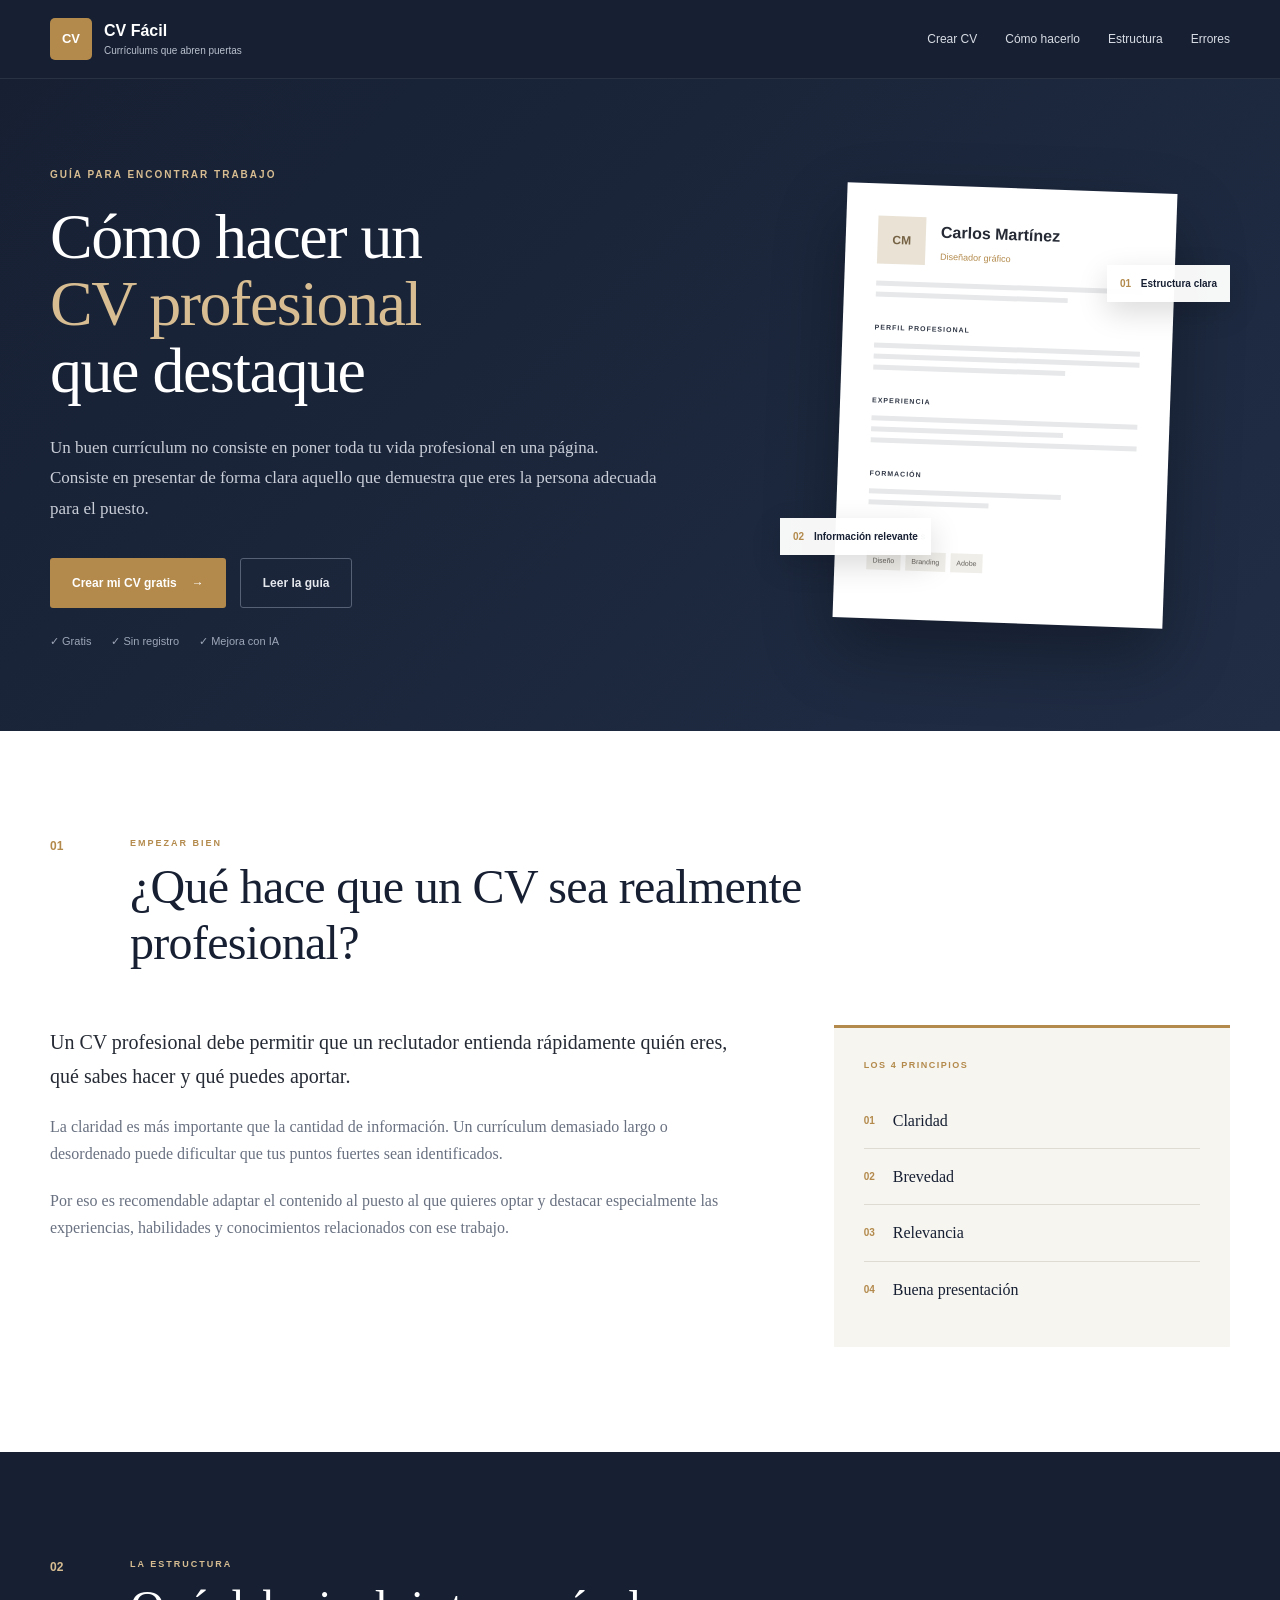
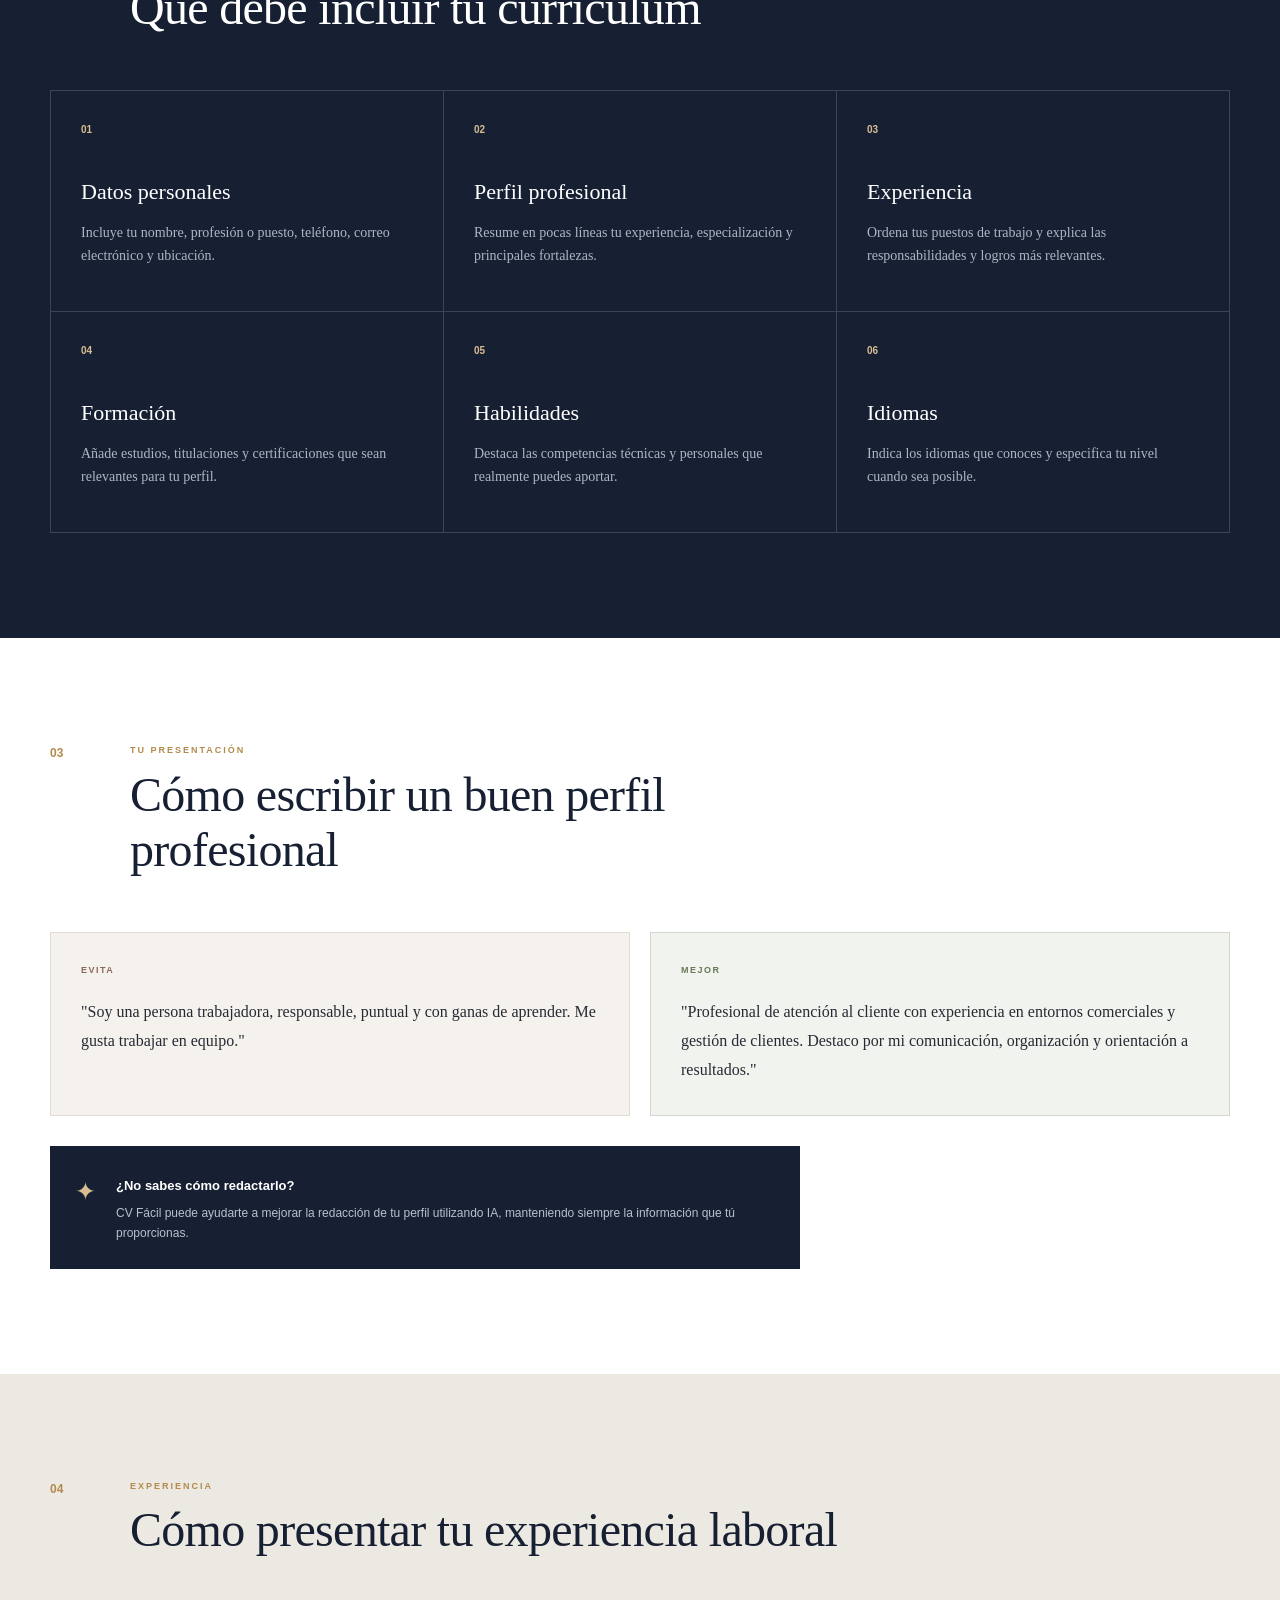
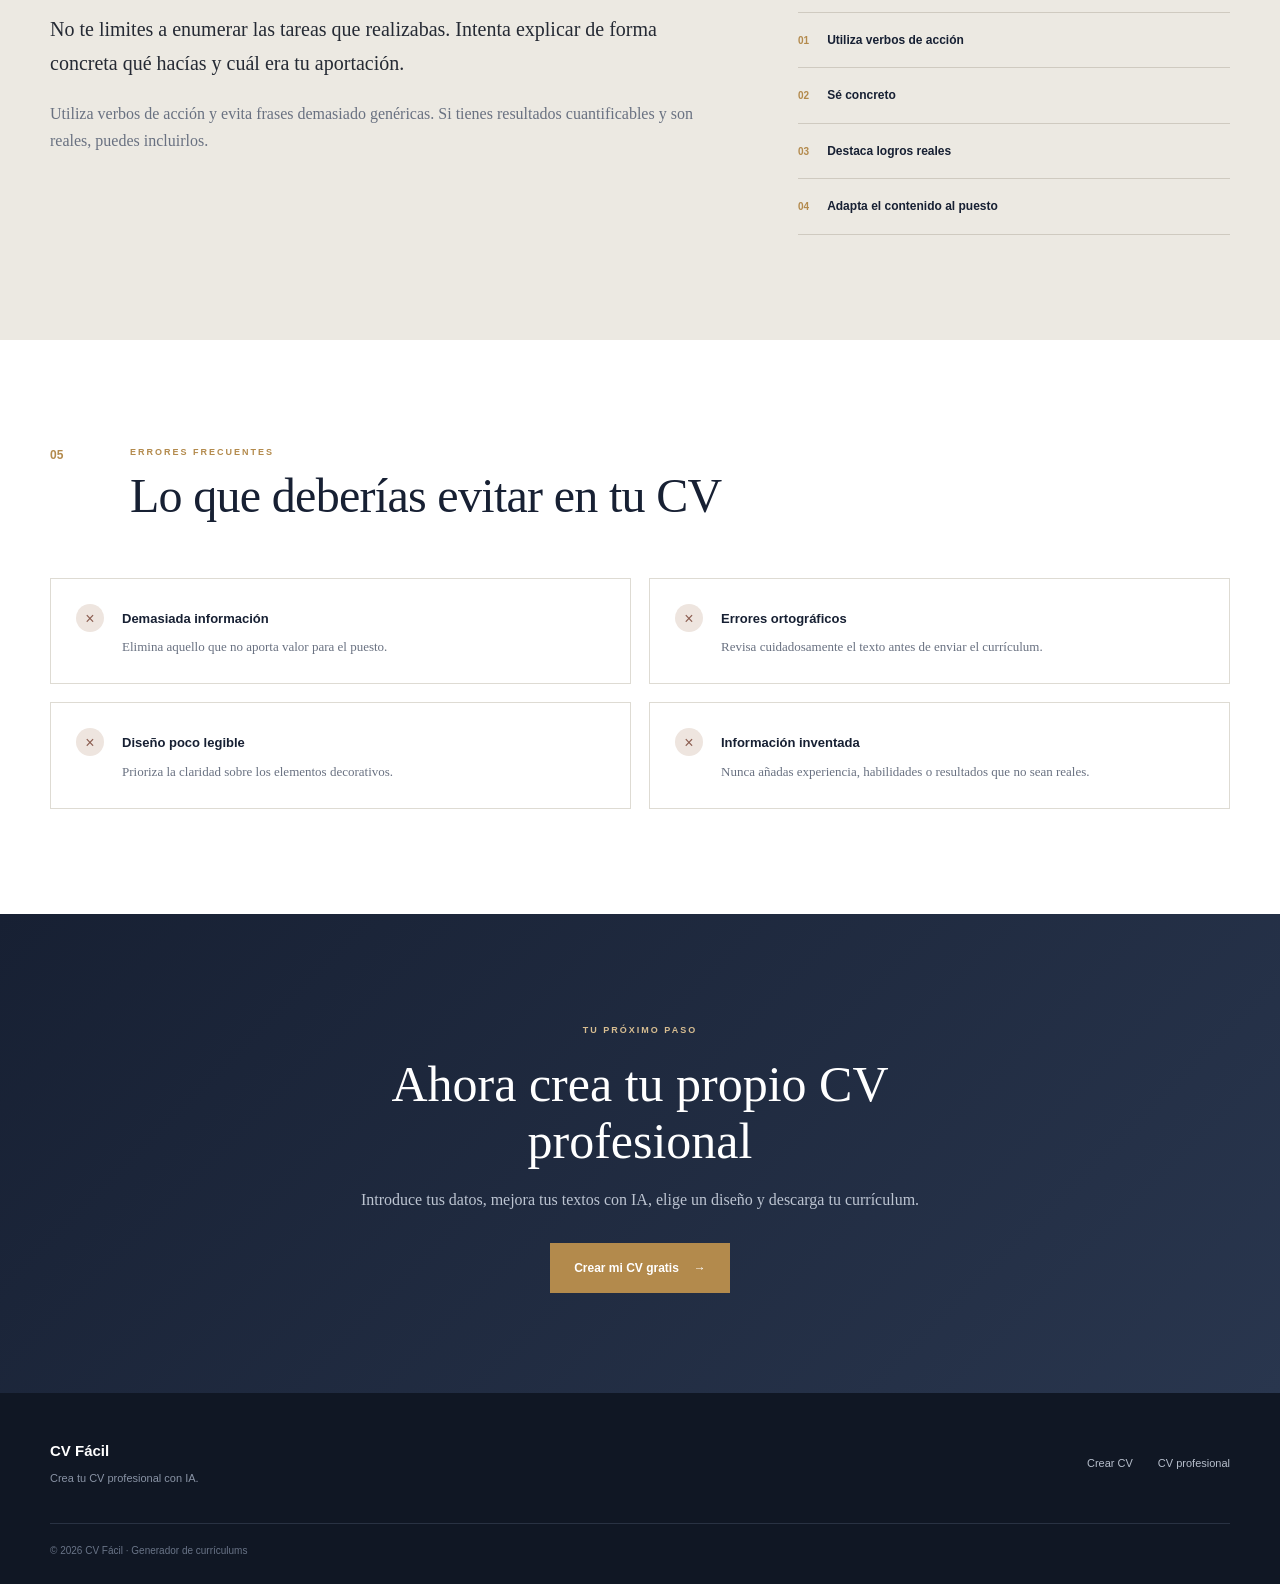
<file: cv-profesional.html>
<!DOCTYPE html>
<html lang="es">

<head><script async src="https://pagead2.googlesyndication.com/pagead/js/adsbygoogle.js?client=ca-pub-5829758548724314"
     crossorigin="anonymous"></script>
    <meta charset="UTF-8">

    <meta
        name="viewport"
        content="width=device-width, initial-scale=1.0"
    >

    <title>Cómo hacer un CV profesional | Guía completa | CV Fácil</title>

    <meta
        name="description"
        content="Aprende cómo hacer un CV profesional que destaque. Descubre qué información incluir, cómo estructurarlo y los errores que debes evitar."
    >

    <meta
        name="robots"
        content="index, follow"
    >

    <meta
        name="theme-color"
        content="#172033"
    >

    <link
        rel="canonical"
        href="https://hcanoj.github.io/cv-facil/cv-profesional.html"
    >

    <link
        rel="stylesheet"
        href="./cv-profesional.css"
    >
</head>

<body>

    <!-- CABECERA -->

    <header class="pro-header">

        <div class="pro-header-inner">

            <a
                href="./index.html"
                class="pro-logo"
                aria-label="CV Fácil - Inicio"
            >
                <span class="pro-logo-mark">CV</span>

                <span class="pro-logo-text">
                    <strong>CV Fácil</strong>
                    <small>Currículums que abren puertas</small>
                </span>
            </a>


            <nav class="pro-nav" aria-label="Navegación principal">

                <a href="./index.html">
                    Crear CV
                </a>

                <a href="#como-hacerlo">
                    Cómo hacerlo
                </a>

                <a href="#estructura">
                    Estructura
                </a>

                <a href="#errores">
                    Errores
                </a>

            </nav>

        </div>

    </header>


    <main>


        <!-- HERO -->

        <section class="pro-hero">

            <div class="hero-inner">

                <div class="hero-content">

                    <span class="eyebrow">
                        GUÍA PARA ENCONTRAR TRABAJO
                    </span>

                    <h1>
                        Cómo hacer un
                        <em>CV profesional</em>
                        que destaque
                    </h1>

                    <p class="hero-intro">
                        Un buen currículum no consiste en poner toda tu
                        vida profesional en una página. Consiste en
                        presentar de forma clara aquello que demuestra
                        que eres la persona adecuada para el puesto.
                    </p>


                    <div class="hero-actions">

                        <a
                            href="./index.html"
                            class="primary-button"
                        >
                            Crear mi CV gratis
                            <span>→</span>
                        </a>

                        <a
                            href="#como-hacerlo"
                            class="secondary-button"
                        >
                            Leer la guía
                        </a>

                    </div>


                    <div class="hero-trust">

                        <span>✓ Gratis</span>
                        <span>✓ Sin registro</span>
                        <span>✓ Mejora con IA</span>

                    </div>

                </div>


                <!-- REPRESENTACIÓN VISUAL DE CV -->

                <div class="hero-document">

                    <div class="document-paper">

                        <div class="document-top">

                            <div class="document-avatar">
                                CM
                            </div>

                            <div class="document-heading">

                                <div class="document-name">
                                    Carlos Martínez
                                </div>

                                <div class="document-job">
                                    Diseñador gráfico
                                </div>

                            </div>

                        </div>


                        <div class="document-line long"></div>
                        <div class="document-line medium"></div>


                        <div class="document-section">

                            <span>PERFIL PROFESIONAL</span>

                            <div class="document-line long"></div>
                            <div class="document-line long"></div>
                            <div class="document-line medium"></div>

                        </div>


                        <div class="document-section">

                            <span>EXPERIENCIA</span>

                            <div class="document-line long"></div>
                            <div class="document-line medium"></div>
                            <div class="document-line long"></div>

                        </div>


                        <div class="document-section">

                            <span>FORMACIÓN</span>

                            <div class="document-line medium"></div>
                            <div class="document-line short"></div>

                        </div>


                        <div class="document-section">

                            <span>HABILIDADES</span>

                            <div class="document-tags">

                                <i>Diseño</i>
                                <i>Branding</i>
                                <i>Adobe</i>

                            </div>

                        </div>

                    </div>


                    <div class="document-note note-one">
                        <span>01</span>
                        Estructura clara
                    </div>

                    <div class="document-note note-two">
                        <span>02</span>
                        Información relevante
                    </div>

                </div>

            </div>

        </section>


        <!-- INTRODUCCIÓN -->

        <section
            class="content-section"
            id="como-hacerlo"
        >

            <div class="content-container">

                <div class="section-intro">

                    <span class="section-number">
                        01
                    </span>

                    <div>

                        <span class="section-label">
                            EMPEZAR BIEN
                        </span>

                        <h2>
                            ¿Qué hace que un CV sea realmente profesional?
                        </h2>

                    </div>

                </div>


                <div class="two-column-content">

                    <div>

                        <p class="large-text">
                            Un CV profesional debe permitir que un
                            reclutador entienda rápidamente quién eres,
                            qué sabes hacer y qué puedes aportar.
                        </p>

                        <p>
                            La claridad es más importante que la cantidad
                            de información. Un currículum demasiado
                            largo o desordenado puede dificultar que tus
                            puntos fuertes sean identificados.
                        </p>

                        <p>
                            Por eso es recomendable adaptar el contenido
                            al puesto al que quieres optar y destacar
                            especialmente las experiencias, habilidades
                            y conocimientos relacionados con ese trabajo.
                        </p>

                    </div>


                    <div class="principles-card">

                        <span class="card-label">
                            LOS 4 PRINCIPIOS
                        </span>

                        <div class="principle">
                            <strong>01</strong>
                            <span>Claridad</span>
                        </div>

                        <div class="principle">
                            <strong>02</strong>
                            <span>Brevedad</span>
                        </div>

                        <div class="principle">
                            <strong>03</strong>
                            <span>Relevancia</span>
                        </div>

                        <div class="principle">
                            <strong>04</strong>
                            <span>Buena presentación</span>
                        </div>

                    </div>

                </div>

            </div>

        </section>


        <!-- ESTRUCTURA -->

        <section
            class="structure-section"
            id="estructura"
        >

            <div class="content-container">

                <div class="section-intro">

                    <span class="section-number light">
                        02
                    </span>

                    <div>

                        <span class="section-label light">
                            LA ESTRUCTURA
                        </span>

                        <h2>
                            Qué debe incluir tu currículum
                        </h2>

                    </div>

                </div>


                <div class="structure-grid">


                    <article class="structure-card">

                        <span class="card-index">
                            01
                        </span>

                        <h3>
                            Datos personales
                        </h3>

                        <p>
                            Incluye tu nombre, profesión o puesto,
                            teléfono, correo electrónico y ubicación.
                        </p>

                    </article>


                    <article class="structure-card">

                        <span class="card-index">
                            02
                        </span>

                        <h3>
                            Perfil profesional
                        </h3>

                        <p>
                            Resume en pocas líneas tu experiencia,
                            especialización y principales fortalezas.
                        </p>

                    </article>


                    <article class="structure-card">

                        <span class="card-index">
                            03
                        </span>

                        <h3>
                            Experiencia
                        </h3>

                        <p>
                            Ordena tus puestos de trabajo y explica
                            las responsabilidades y logros más relevantes.
                        </p>

                    </article>


                    <article class="structure-card">

                        <span class="card-index">
                            04
                        </span>

                        <h3>
                            Formación
                        </h3>

                        <p>
                            Añade estudios, titulaciones y certificaciones
                            que sean relevantes para tu perfil.
                        </p>

                    </article>


                    <article class="structure-card">

                        <span class="card-index">
                            05
                        </span>

                        <h3>
                            Habilidades
                        </h3>

                        <p>
                            Destaca las competencias técnicas y personales
                            que realmente puedes aportar.
                        </p>

                    </article>


                    <article class="structure-card">

                        <span class="card-index">
                            06
                        </span>

                        <h3>
                            Idiomas
                        </h3>

                        <p>
                            Indica los idiomas que conoces y especifica
                            tu nivel cuando sea posible.
                        </p>

                    </article>

                </div>

            </div>

        </section>


        <!-- PERFIL -->

        <section class="content-section">

            <div class="content-container">

                <div class="section-intro">

                    <span class="section-number">
                        03
                    </span>

                    <div>

                        <span class="section-label">
                            TU PRESENTACIÓN
                        </span>

                        <h2>
                            Cómo escribir un buen perfil profesional
                        </h2>

                    </div>

                </div>


                <div class="profile-example">

                    <div class="example-bad">

                        <span class="example-label">
                            EVITA
                        </span>

                        <p>
                            "Soy una persona trabajadora, responsable,
                            puntual y con ganas de aprender. Me gusta
                            trabajar en equipo."
                        </p>

                    </div>


                    <div class="example-good">

                        <span class="example-label">
                            MEJOR
                        </span>

                        <p>
                            "Profesional de atención al cliente con
                            experiencia en entornos comerciales y
                            gestión de clientes. Destaco por mi
                            comunicación, organización y orientación
                            a resultados."
                        </p>

                    </div>

                </div>


                <div class="ai-explanation">

                    <div class="ai-symbol">
                        ✦
                    </div>

                    <div>

                        <strong>
                            ¿No sabes cómo redactarlo?
                        </strong>

                        <p>
                            CV Fácil puede ayudarte a mejorar la
                            redacción de tu perfil utilizando IA,
                            manteniendo siempre la información que
                            tú proporcionas.
                        </p>

                    </div>

                </div>

            </div>

        </section>


        <!-- EXPERIENCIA -->

        <section class="experience-section">

            <div class="content-container">

                <div class="section-intro">

                    <span class="section-number">
                        04
                    </span>

                    <div>

                        <span class="section-label">
                            EXPERIENCIA
                        </span>

                        <h2>
                            Cómo presentar tu experiencia laboral
                        </h2>

                    </div>

                </div>


                <div class="experience-layout">

                    <div class="experience-text">

                        <p class="large-text">
                            No te limites a enumerar las tareas que
                            realizabas. Intenta explicar de forma
                            concreta qué hacías y cuál era tu aportación.
                        </p>

                        <p>
                            Utiliza verbos de acción y evita frases
                            demasiado genéricas. Si tienes resultados
                            cuantificables y son reales, puedes incluirlos.
                        </p>

                    </div>


                    <div class="action-list">

                        <div>
                            <span>01</span>
                            Utiliza verbos de acción
                        </div>

                        <div>
                            <span>02</span>
                            Sé concreto
                        </div>

                        <div>
                            <span>03</span>
                            Destaca logros reales
                        </div>

                        <div>
                            <span>04</span>
                            Adapta el contenido al puesto
                        </div>

                    </div>

                </div>

            </div>

        </section>


        <!-- ERRORES -->

        <section
            class="errors-section"
            id="errores"
        >

            <div class="content-container">

                <div class="section-intro">

                    <span class="section-number">
                        05
                    </span>

                    <div>

                        <span class="section-label">
                            ERRORES FRECUENTES
                        </span>

                        <h2>
                            Lo que deberías evitar en tu CV
                        </h2>

                    </div>

                </div>


                <div class="errors-grid">

                    <div class="error-item">
                        <span>×</span>
                        <div>
                            <strong>Demasiada información</strong>
                            <p>
                                Elimina aquello que no aporta valor
                                para el puesto.
                            </p>
                        </div>
                    </div>


                    <div class="error-item">
                        <span>×</span>
                        <div>
                            <strong>Errores ortográficos</strong>
                            <p>
                                Revisa cuidadosamente el texto antes
                                de enviar el currículum.
                            </p>
                        </div>
                    </div>


                    <div class="error-item">
                        <span>×</span>
                        <div>
                            <strong>Diseño poco legible</strong>
                            <p>
                                Prioriza la claridad sobre los
                                elementos decorativos.
                            </p>
                        </div>
                    </div>


                    <div class="error-item">
                        <span>×</span>
                        <div>
                            <strong>Información inventada</strong>
                            <p>
                                Nunca añadas experiencia, habilidades
                                o resultados que no sean reales.
                            </p>
                        </div>
                    </div>

                </div>

            </div>

        </section>


        <!-- CTA -->

        <section class="final-cta">

            <div class="cta-inner">

                <span class="cta-label">
                    TU PRÓXIMO PASO
                </span>

                <h2>
                    Ahora crea tu propio CV profesional
                </h2>

                <p>
                    Introduce tus datos, mejora tus textos con IA,
                    elige un diseño y descarga tu currículum.
                </p>

                <a
                    href="./index.html"
                    class="cta-button"
                >
                    Crear mi CV gratis
                    <span>→</span>
                </a>

            </div>
<script async src="https://pagead2.googlesyndication.com/pagead/js/adsbygoogle.js?client=ca-pub-5829758548724314"
     crossorigin="anonymous"></script>
        </section>

    </main>


    <!-- FOOTER -->

    <footer class="pro-footer">

        <div class="footer-inner">

            <div>

                <strong>
                    CV Fácil
                </strong>

                <span>
                    Crea tu CV profesional con IA.
                </span>

            </div>


            <div class="footer-links">

                <a href="./index.html">
                    Crear CV
                </a>

                <a href="./cv-profesional.html">
                    CV profesional
                </a>

            </div>

        </div>

        <p class="copyright">
            © 2026 CV Fácil · Generador de currículums
        </p>

    </footer>


</body>

</html>
</file>
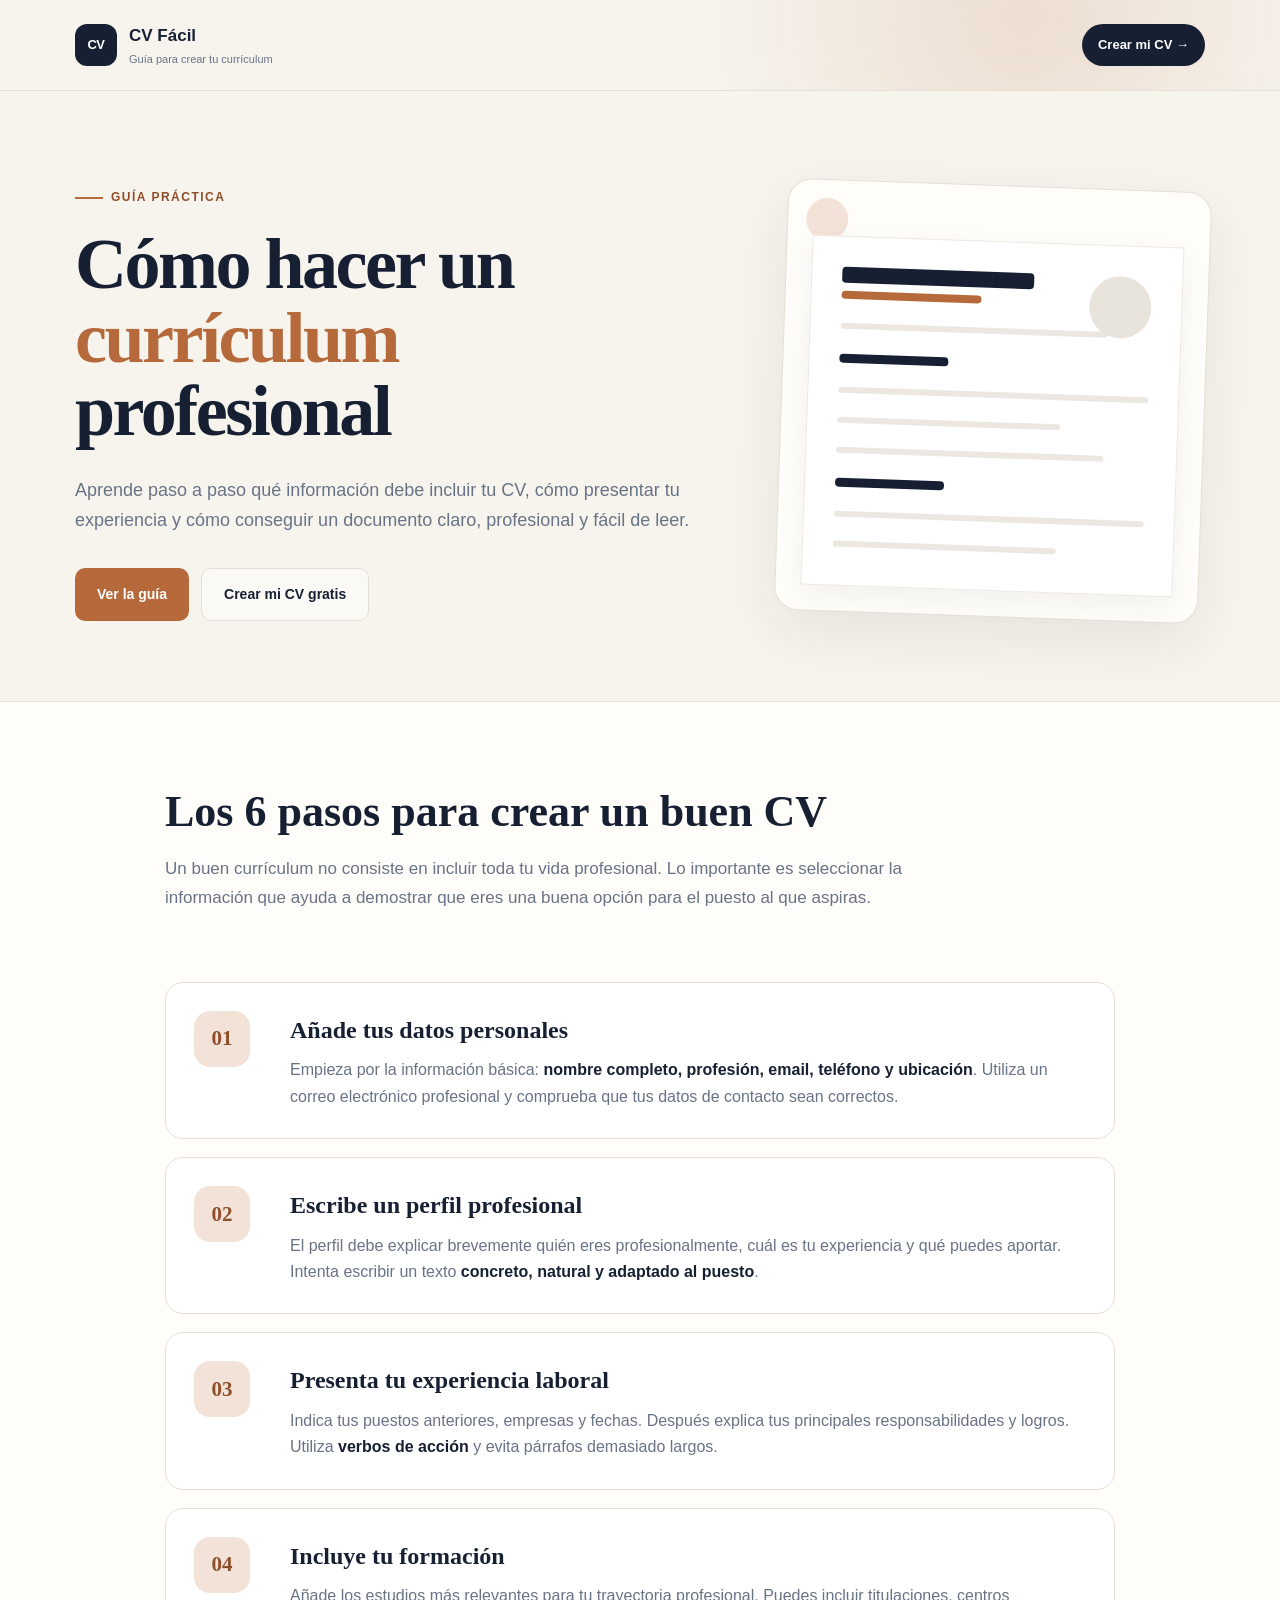
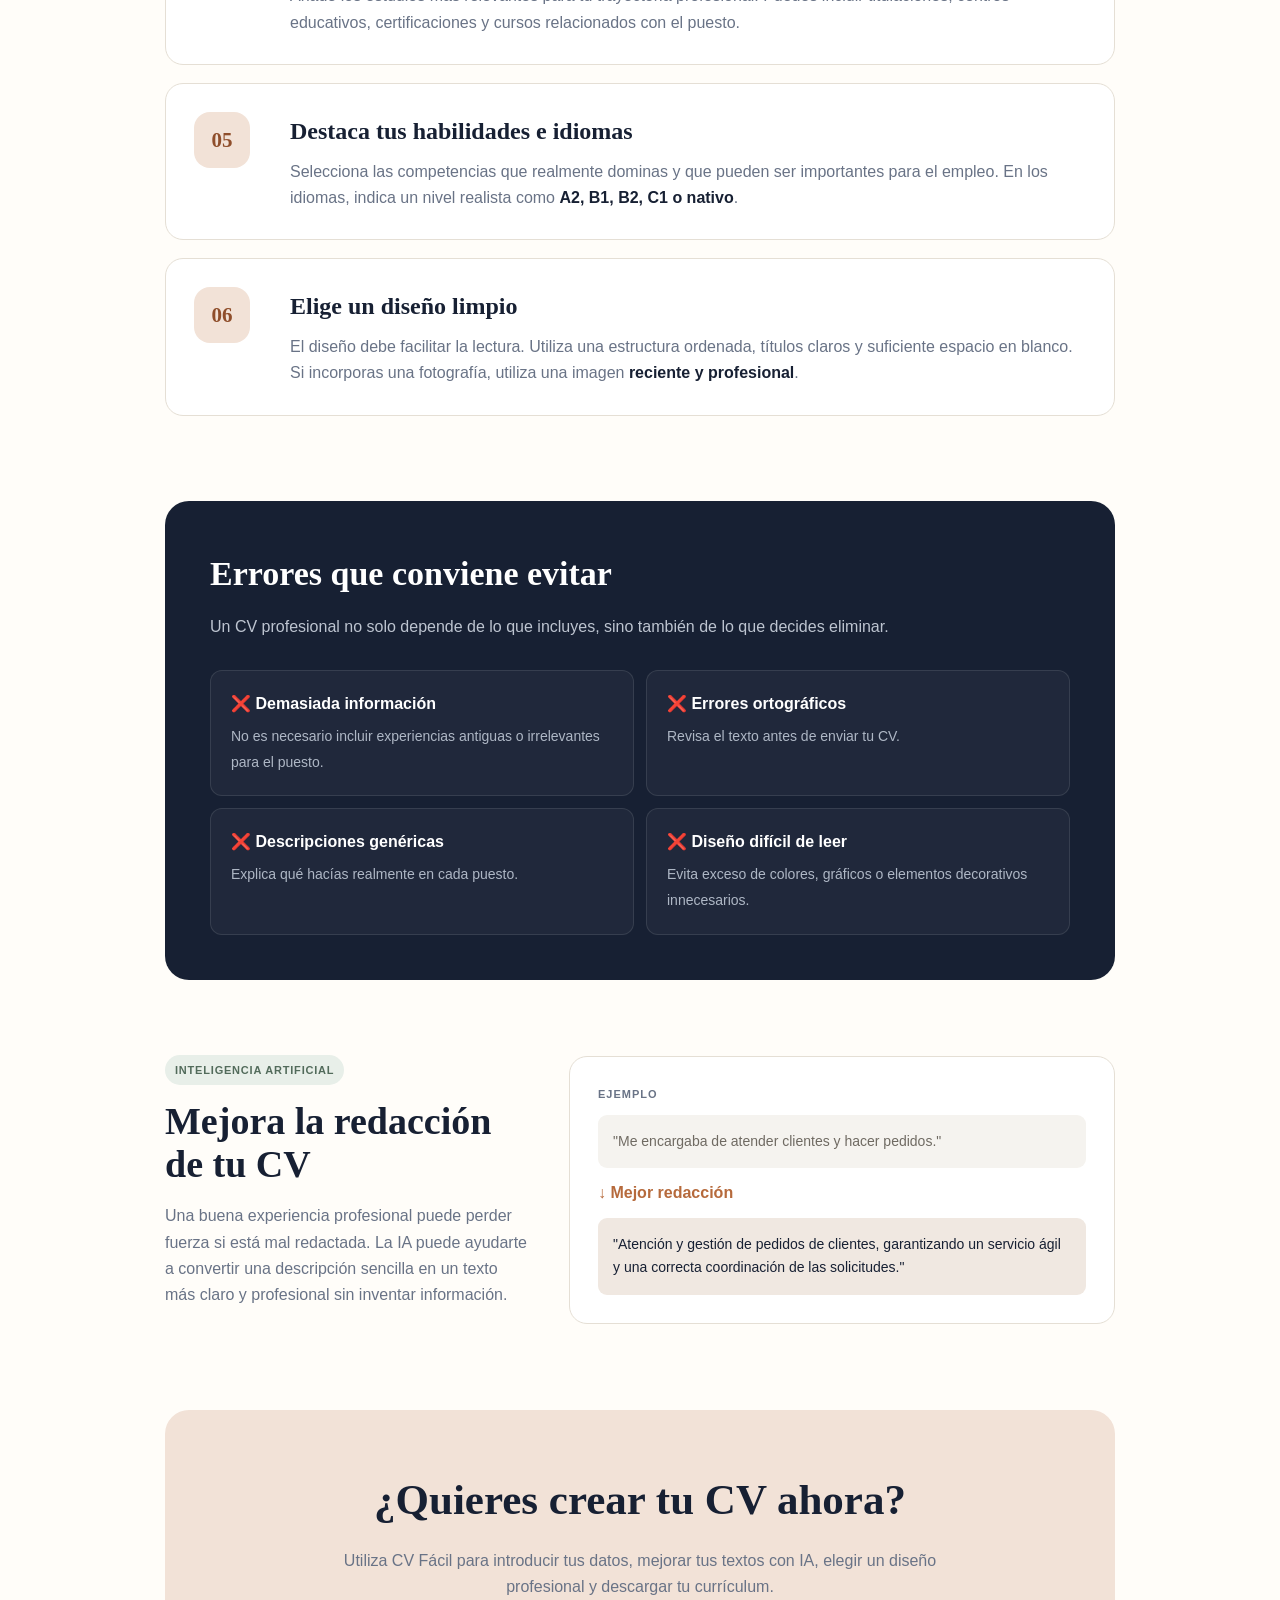
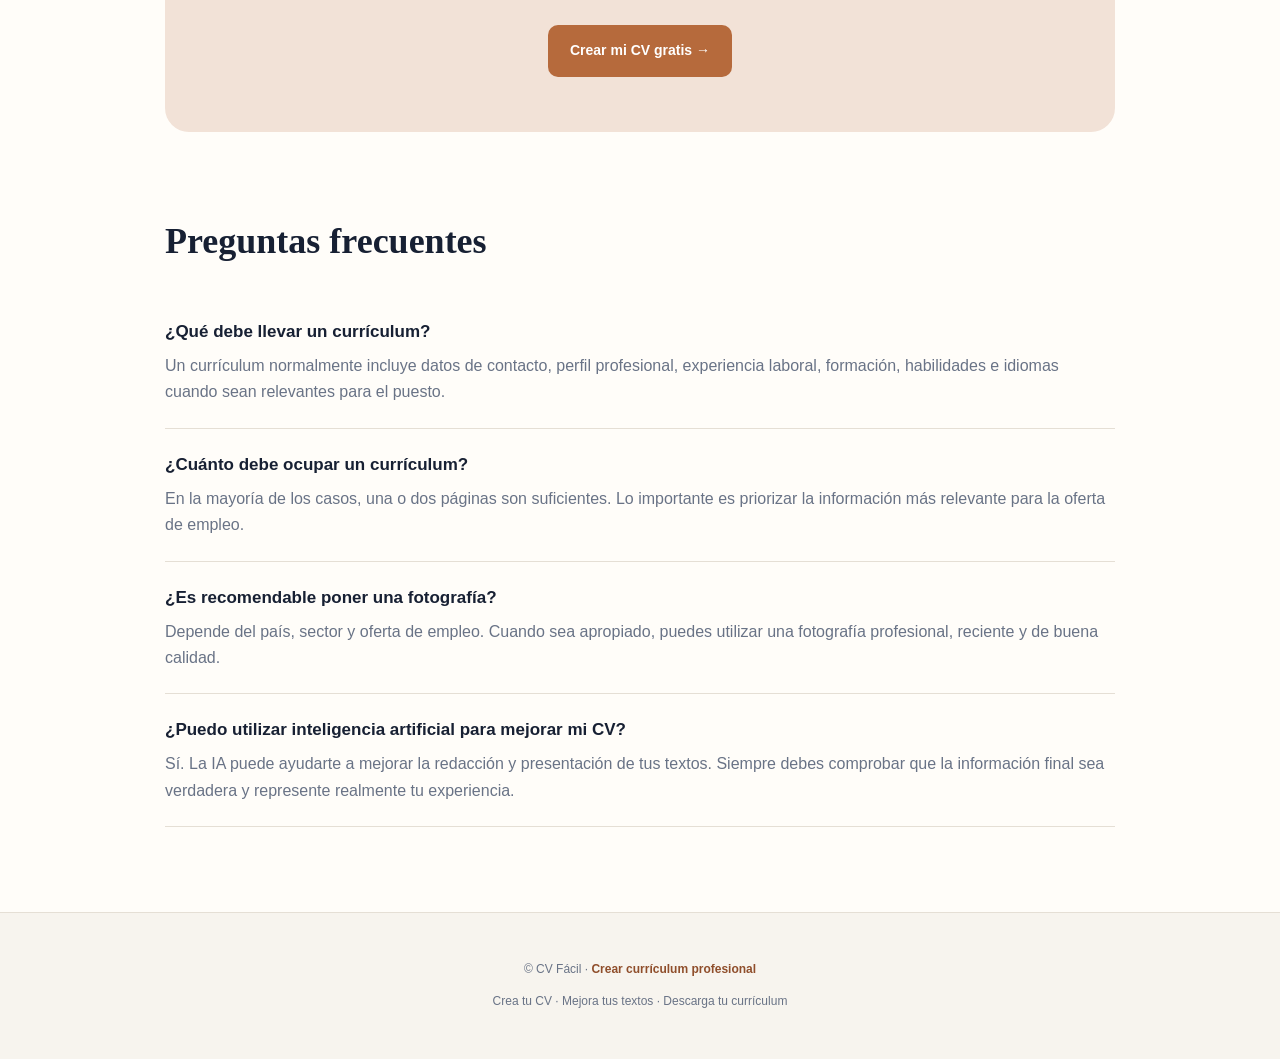
<file: hacer-curriculum.html>
<!DOCTYPE html>
<html lang="es">

<head>
<script async src="https://pagead2.googlesyndication.com/pagead/js/adsbygoogle.js?client=ca-pub-5829758548724314"
     crossorigin="anonymous"></script>
    <meta charset="UTF-8">

    <meta
        name="viewport"
        content="width=device-width, initial-scale=1.0"
    >

    <title>
        Cómo hacer un currículum profesional paso a paso | CV Fácil
    </title>

    <meta
        name="description"
        content="Aprende cómo hacer un currículum profesional paso a paso. Descubre qué información incluir, cómo presentar tu experiencia y cómo crear un CV que destaque."
    >

    <meta
        name="robots"
        content="index, follow"
    >

    <meta
        name="theme-color"
        content="#f7f4ee"
    >

    <link
        rel="canonical"
        href="https://hcanoj.github.io/cv-facil/hacer-curriculum.html"
    >

    <!-- Open Graph -->

    <meta
        property="og:title"
        content="Cómo hacer un currículum profesional paso a paso | CV Fácil"
    >

    <meta
        property="og:description"
        content="Guía sencilla para aprender a hacer un currículum profesional y presentar mejor tu experiencia, formación y habilidades."
    >

    <meta
        property="og:type"
        content="article"
    >

    <meta
        property="og:url"
        content="https://hcanoj.github.io/cv-facil/hacer-curriculum.html"
    >

    <!-- Twitter -->

    <meta
        name="twitter:card"
        content="summary"
    >

    <meta
        name="twitter:title"
        content="Cómo hacer un currículum profesional paso a paso"
    >

    <meta
        name="twitter:description"
        content="Aprende a crear un currículum profesional con esta guía paso a paso."
    >


    <style>

        /* =====================================================
           VARIABLES
        ===================================================== */

        :root {

            --cream: #f7f4ee;
            --paper: #fffdf9;
            --ink: #172033;
            --muted: #697386;

            --accent: #b66a3c;
            --accent-dark: #8f4e2b;
            --accent-soft: #f2e2d7;

            --green: #526b5b;
            --border: #e5dfd5;

            --shadow:
                0 20px 60px rgba(35, 29, 22, .08);

            --radius: 18px;

        }


        /* =====================================================
           RESET
        ===================================================== */

        * {
            box-sizing: border-box;
        }


        html {
            scroll-behavior: smooth;
        }


        body {

            margin: 0;

            background: var(--cream);

            color: var(--ink);

            font-family:
                Inter,
                -apple-system,
                BlinkMacSystemFont,
                "Segoe UI",
                Arial,
                sans-serif;

            line-height: 1.65;

        }


        a {
            color: inherit;
        }


        img {
            max-width: 100%;
        }


        /* =====================================================
           HEADER
        ===================================================== */

        .guide-header {

            position: relative;

            overflow: hidden;

            background:
                radial-gradient(
                    circle at 80% 20%,
                    rgba(182,106,60,.16),
                    transparent 32%
                ),
                var(--cream);

            border-bottom:
                1px solid var(--border);

        }


        .header-inner {

            max-width: 1180px;

            margin: auto;

            padding:
                22px 25px;

            display: flex;

            align-items: center;

            justify-content: space-between;

            gap: 20px;

        }


        .logo {

            display: flex;

            align-items: center;

            gap: 12px;

            text-decoration: none;

            font-weight: 800;

        }


        .logo-mark {

            width: 42px;
            height: 42px;

            display: flex;

            align-items: center;

            justify-content: center;

            background: var(--ink);

            color: white;

            border-radius: 12px;

            font-size: 13px;

            letter-spacing: -.5px;

        }


        .logo-text {

            font-size: 17px;

        }


        .logo-text span {

            display: block;

            color: var(--muted);

            font-size: 11px;

            font-weight: 500;

        }


        .header-link {

            padding:
                10px 16px;

            background:
                var(--ink);

            color: white;

            border-radius: 999px;

            text-decoration: none;

            font-size: 13px;

            font-weight: 700;

            transition:
                transform .2s ease,
                background .2s ease;

        }


        .header-link:hover {

            transform: translateY(-2px);

            background:
                #29344a;

        }


        /* =====================================================
           HERO
        ===================================================== */

        .hero {

            max-width: 1180px;

            margin: auto;

            padding:
                90px 25px 80px;

            display: grid;

            grid-template-columns:
                1.2fr .8fr;

            gap: 70px;

            align-items: center;

        }


        .eyebrow {

            display: inline-flex;

            align-items: center;

            gap: 8px;

            margin-bottom: 20px;

            color: var(--accent-dark);

            font-size: 12px;

            font-weight: 800;

            letter-spacing: 1.5px;

            text-transform: uppercase;

        }


        .eyebrow::before {

            content: "";

            width: 28px;

            height: 2px;

            background: var(--accent);

        }


        .hero h1 {

            margin: 0;

            max-width: 760px;

            font-family:
                Georgia,
                "Times New Roman",
                serif;

            font-size:
                clamp(42px, 6vw, 72px);

            line-height:
                1.02;

            letter-spacing:
                -2.5px;

        }


        .hero h1 em {

            color: var(--accent);

            font-style: normal;

        }


        .hero-description {

            max-width: 650px;

            margin:
                28px 0 0;

            color: var(--muted);

            font-size: 18px;

        }


        .hero-actions {

            margin-top: 32px;

            display: flex;

            flex-wrap: wrap;

            gap: 12px;

        }


        .primary-button {

            display: inline-flex;

            align-items: center;

            justify-content: center;

            padding:
                14px 22px;

            background: var(--accent);

            color: white;

            border-radius: 10px;

            text-decoration: none;

            font-weight: 800;

            font-size: 14px;

            transition:
                transform .2s ease,
                background .2s ease;

        }


        .primary-button:hover {

            background: var(--accent-dark);

            transform:
                translateY(-2px);

        }


        .secondary-button {

            display: inline-flex;

            align-items: center;

            justify-content: center;

            padding:
                14px 22px;

            border:
                1px solid var(--border);

            background:
                rgba(255,255,255,.5);

            border-radius: 10px;

            text-decoration: none;

            font-weight: 700;

            font-size: 14px;

        }


        /* =====================================================
           HERO VISUAL
        ===================================================== */

        .hero-card {

            position: relative;

            min-height: 410px;

            padding: 25px;

            background:
                var(--paper);

            border:
                1px solid var(--border);

            border-radius:
                24px;

            box-shadow:
                var(--shadow);

            transform:
                rotate(2deg);

        }


        .hero-card::before {

            content: "";

            position: absolute;

            top: 18px;
            left: 18px;

            width: 42px;
            height: 42px;

            border-radius: 50%;

            background:
                var(--accent-soft);

        }


        .fake-cv {

            position: relative;

            margin-top: 30px;

            padding:
                30px;

            min-height:
                350px;

            background:
                white;

            border:
                1px solid #eee9e0;

            box-shadow:
                0 10px 30px rgba(0,0,0,.05);

        }


        .fake-photo {

            width: 62px;
            height: 62px;

            float: right;

            background:
                #e9e4db;

            border-radius: 50%;

        }


        .fake-name {

            width: 62%;

            height: 16px;

            margin-bottom: 8px;

            background:
                var(--ink);

            border-radius: 4px;

        }


        .fake-job {

            width: 45%;

            height: 8px;

            background:
                var(--accent);

            border-radius: 4px;

        }


        .fake-line {

            width: 100%;

            height: 6px;

            margin-top: 24px;

            background:
                #ece8e1;

            border-radius: 5px;

        }


        .fake-line.short {
            width: 72%;
        }


        .fake-line.medium {
            width: 86%;
        }


        .fake-section {

            margin-top: 25px;

            width: 35%;

            height: 9px;

            background:
                var(--ink);

            border-radius: 4px;

        }


        /* =====================================================
           CONTENT
        ===================================================== */

        .content {

            background:
                var(--paper);

            border-top:
                1px solid var(--border);

        }


        .content-inner {

            max-width:
                1000px;

            margin:
                auto;

            padding:
                85px 25px;

        }


        .intro {

            max-width:
                750px;

            margin-bottom:
                70px;

        }


        .intro h2 {

            margin:
                0 0 18px;

            font-family:
                Georgia,
                "Times New Roman",
                serif;

            font-size:
                clamp(30px, 4vw, 44px);

            line-height:
                1.15;

        }


        .intro p {

            margin:
                0;

            color:
                var(--muted);

            font-size:
                17px;

        }


        /* =====================================================
           STEPS
        ===================================================== */

        .steps {

            display:
                grid;

            gap:
                18px;

        }


        .step {

            display:
                grid;

            grid-template-columns:
                72px 1fr;

            gap:
                24px;

            padding:
                28px;

            border:
                1px solid var(--border);

            border-radius:
                var(--radius);

            background:
                #fff;

            transition:
                transform .2s ease,
                box-shadow .2s ease;

        }


        .step:hover {

            transform:
                translateY(-3px);

            box-shadow:
                0 15px 40px rgba(35,29,22,.06);

        }


        .step-number {

            width:
                56px;

            height:
                56px;

            display:
                flex;

            align-items:
                center;

            justify-content:
                center;

            border-radius:
                16px;

            background:
                var(--accent-soft);

            color:
                var(--accent-dark);

            font-family:
                Georgia,
                serif;

            font-size:
                21px;

            font-weight:
                700;

        }


        .step h3 {

            margin:
                0 0 7px;

            font-family:
                Georgia,
                "Times New Roman",
                serif;

            font-size:
                24px;

        }


        .step p {

            margin:
                0;

            color:
                var(--muted);

        }


        .step strong {

            color:
                var(--ink);

        }


        /* =====================================================
           TIPS
        ===================================================== */

        .tips-section {

            margin-top:
                85px;

            padding:
                45px;

            background:
                var(--ink);

            color:
                white;

            border-radius:
                24px;

        }


        .tips-section h2 {

            margin:
                0 0 12px;

            font-family:
                Georgia,
                serif;

            font-size:
                34px;

        }


        .tips-section > p {

            margin:
                0 0 30px;

            color:
                #bdc4d0;

        }


        .tips {

            display:
                grid;

            grid-template-columns:
                repeat(2, 1fr);

            gap:
                12px;

        }


        .tip {

            padding:
                20px;

            border:
                1px solid rgba(255,255,255,.1);

            border-radius:
                12px;

            background:
                rgba(255,255,255,.04);

        }


        .tip strong {

            display:
                block;

            margin-bottom:
                5px;

        }


        .tip span {

            color:
                #aeb7c5;

            font-size:
                14px;

        }


        /* =====================================================
           IA SECTION
        ===================================================== */

        .ai-section {

            margin-top:
                75px;

            display:
                grid;

            grid-template-columns:
                .8fr 1.2fr;

            gap:
                40px;

            align-items:
                center;

        }


        .ai-badge {

            display:
                inline-block;

            margin-bottom:
                15px;

            padding:
                6px 10px;

            border-radius:
                999px;

            background:
                #e8efe9;

            color:
                var(--green);

            font-size:
                11px;

            font-weight:
                800;

            letter-spacing:
                .8px;

        }


        .ai-section h2 {

            margin:
                0;

            font-family:
                Georgia,
                serif;

            font-size:
                38px;

            line-height:
                1.15;

        }


        .ai-section p {

            color:
                var(--muted);

        }


        .ai-example {

            padding:
                28px;

            border:
                1px solid var(--border);

            border-radius:
                18px;

            background:
                white;

        }


        .example-label {

            margin-bottom:
                12px;

            color:
                var(--muted);

            font-size:
                11px;

            font-weight:
                800;

            text-transform:
                uppercase;

            letter-spacing:
                1px;

        }


        .example-old {

            padding:
                15px;

            background:
                #f5f3ef;

            color:
                #6f6a62;

            border-radius:
                9px;

            font-size:
                14px;

        }


        .example-arrow {

            margin:
                12px 0;

            color:
                var(--accent);

            font-weight:
                800;

        }


        .example-new {

            padding:
                15px;

            background:
                #f0e8e1;

            color:
                var(--ink);

            border-radius:
                9px;

            font-size:
                14px;

        }


        /* =====================================================
           CTA
        ===================================================== */

        .cta {

            margin-top:
                85px;

            padding:
                55px 35px;

            text-align:
                center;

            background:
                var(--accent-soft);

            border-radius:
                24px;

        }


        .cta h2 {

            margin:
                0 0 12px;

            font-family:
                Georgia,
                serif;

            font-size:
                clamp(30px, 4vw, 43px);

        }


        .cta p {

            max-width:
                620px;

            margin:
                0 auto 25px;

            color:
                var(--muted);

        }


        /* =====================================================
           FAQ
        ===================================================== */

        .faq {

            margin-top:
                80px;

        }


        .faq h2 {

            margin:
                0 0 25px;

            font-family:
                Georgia,
                serif;

            font-size:
                36px;

        }


        .faq-item {

            padding:
                22px 0;

            border-bottom:
                1px solid var(--border);

        }


        .faq-item h3 {

            margin:
                0 0 7px;

            font-size:
                17px;

        }


        .faq-item p {

            margin:
                0;

            color:
                var(--muted);

        }


        /* =====================================================
           FOOTER
        ===================================================== */

        footer {

            padding:
                35px 25px;

            text-align:
                center;

            border-top:
                1px solid var(--border);

            color:
                var(--muted);

            font-size:
                12px;

        }


        footer a {

            color:
                var(--accent-dark);

            font-weight:
                700;

            text-decoration:
                none;

        }


        /* =====================================================
           RESPONSIVE
        ===================================================== */

        @media (max-width: 850px) {

            .hero {

                grid-template-columns:
                    1fr;

                gap:
                    45px;

                padding-top:
                    60px;

            }


            .hero-card {

                max-width:
                    520px;

                margin:
                    auto;

            }


            .ai-section {

                grid-template-columns:
                    1fr;

            }

        }


        @media (max-width: 650px) {

            .header-inner {

                padding:
                    16px;

            }


            .header-link {

                padding:
                    9px 12px;

                font-size:
                    11px;

            }


            .logo-text {

                font-size:
                    15px;

            }


            .hero {

                padding:
                    55px 18px;

            }


            .hero h1 {

                letter-spacing:
                    -1.5px;

            }


            .hero-description {

                font-size:
                    16px;

            }


            .content-inner {

                padding:
                    60px 18px;

            }


            .step {

                grid-template-columns:
                    1fr;

                gap:
                    15px;

                padding:
                    23px;

            }


            .tips-section {

                padding:
                    30px 20px;

            }


            .tips {

                grid-template-columns:
                    1fr;

            }


            .cta {

                padding:
                    40px 20px;

            }

        }

    </style>


    <!-- =====================================================
         DATOS ESTRUCTURADOS
    ====================================================== -->

    <script type="application/ld+json">
    {
        "@context": "https://schema.org",
        "@type": "HowTo",
        "name": "Cómo hacer un currículum profesional",
        "description": "Guía paso a paso para crear un currículum profesional.",
        "totalTime": "PT30M",
        "step": [
            {
                "@type": "HowToStep",
                "position": 1,
                "name": "Añadir los datos personales",
                "text": "Incluye tu nombre completo, profesión, email, teléfono y ubicación."
            },
            {
                "@type": "HowToStep",
                "position": 2,
                "name": "Escribir el perfil profesional",
                "text": "Resume tu experiencia, especialización y principales fortalezas profesionales."
            },
            {
                "@type": "HowToStep",
                "position": 3,
                "name": "Añadir la experiencia laboral",
                "text": "Incluye tus puestos anteriores, empresas, fechas y principales responsabilidades."
            },
            {
                "@type": "HowToStep",
                "position": 4,
                "name": "Añadir la formación",
                "text": "Indica tus estudios, centros educativos y fechas."
            },
            {
                "@type": "HowToStep",
                "position": 5,
                "name": "Añadir habilidades e idiomas",
                "text": "Destaca las competencias y los idiomas relevantes para el puesto."
            },
            {
                "@type": "HowToStep",
                "position": 6,
                "name": "Elegir un diseño profesional",
                "text": "Utiliza un diseño limpio, legible y adecuado a tu sector profesional."
            }
        ]
    }
    </script>


    <script type="application/ld+json">
    {
        "@context": "https://schema.org",
        "@type": "FAQPage",
        "mainEntity": [
            {
                "@type": "Question",
                "name": "¿Qué debe llevar un currículum?",
                "acceptedAnswer": {
                    "@type": "Answer",
                    "text": "Un currículum normalmente incluye datos de contacto, perfil profesional, experiencia laboral, formación, habilidades e idiomas cuando sean relevantes."
                }
            },
            {
                "@type": "Question",
                "name": "¿Cuánto debe ocupar un currículum?",
                "acceptedAnswer": {
                    "@type": "Answer",
                    "text": "En la mayoría de los casos es recomendable mantener el currículum en una o dos páginas, priorizando la información más relevante para el puesto."
                }
            },
            {
                "@type": "Question",
                "name": "¿Es recomendable poner una fotografía en el CV?",
                "acceptedAnswer": {
                    "@type": "Answer",
                    "text": "Depende del país, sector y oferta de empleo. Cuando sea apropiado, una fotografía profesional y reciente puede incorporarse al currículum."
                }
            },
            {
                "@type": "Question",
                "name": "¿Puedo mejorar mi currículum con inteligencia artificial?",
                "acceptedAnswer": {
                    "@type": "Answer",
                    "text": "Sí. La inteligencia artificial puede ayudarte a mejorar la redacción del perfil profesional, experiencia y habilidades, siempre revisando que la información sea verdadera."
                }
            }
        ]
    }
    </script>

</head>


<body>


    <!-- =====================================================
         HEADER
    ====================================================== -->

    <header class="guide-header">

        <div class="header-inner">

            <a
                href="./index.html"
                class="logo"
                aria-label="CV Fácil - Generador de currículum"
            >

                <div class="logo-mark">
                    CV
                </div>

                <div class="logo-text">

                    CV Fácil

                    <span>
                        Guía para crear tu currículum
                    </span>

                </div>

            </a>


            <a
                href="./index.html"
                class="header-link"
            >
                Crear mi CV →
            </a>

        </div>

    </header>


    <!-- =====================================================
         HERO
    ====================================================== -->

    <main>

        <section class="hero">

            <div>

                <div class="eyebrow">
                    GUÍA PRÁCTICA
                </div>


                <h1>
                    Cómo hacer un
                    <em>currículum</em>
                    profesional
                </h1>


                <p class="hero-description">
                    Aprende paso a paso qué información debe
                    incluir tu CV, cómo presentar tu experiencia
                    y cómo conseguir un documento claro,
                    profesional y fácil de leer.
                </p>


                <div class="hero-actions">

                    <a
                        href="#pasos"
                        class="primary-button"
                    >
                        Ver la guía
                    </a>


                    <a
                        href="./index.html"
                        class="secondary-button"
                    >
                        Crear mi CV gratis
                    </a>

                </div>

            </div>


            <!-- CV DECORATIVO -->

            <div class="hero-card" aria-hidden="true">

                <div class="fake-cv">

                    <div class="fake-photo"></div>

                    <div class="fake-name"></div>

                    <div class="fake-job"></div>

                    <div class="fake-line medium"></div>

                    <div class="fake-section"></div>

                    <div class="fake-line"></div>

                    <div class="fake-line short"></div>

                    <div class="fake-line medium"></div>

                    <div class="fake-section"></div>

                    <div class="fake-line"></div>

                    <div class="fake-line short"></div>

                </div>

            </div>

        </section>


        <!-- =====================================================
             CONTENT
        ====================================================== -->

        <div class="content">

            <div class="content-inner">


                <!-- INTRO -->

                <section class="intro">

                    <h2 id="pasos">
                        Los 6 pasos para crear un buen CV
                    </h2>

                    <p>
                        Un buen currículum no consiste en incluir
                        toda tu vida profesional. Lo importante es
                        seleccionar la información que ayuda a
                        demostrar que eres una buena opción para
                        el puesto al que aspiras.
                    </p>

                </section>


                <!-- =================================================
                     PASOS
                ================================================== -->

                <section class="steps">


                    <article class="step">

                        <div class="step-number">
                            01
                        </div>

                        <div>

                            <h3>
                                Añade tus datos personales
                            </h3>

                            <p>
                                Empieza por la información básica:
                                <strong>nombre completo, profesión,
                                email, teléfono y ubicación</strong>.
                                Utiliza un correo electrónico
                                profesional y comprueba que tus datos
                                de contacto sean correctos.
                            </p>

                        </div>

                    </article>


                    <article class="step">

                        <div class="step-number">
                            02
                        </div>

                        <div>

                            <h3>
                                Escribe un perfil profesional
                            </h3>

                            <p>
                                El perfil debe explicar brevemente
                                quién eres profesionalmente, cuál es
                                tu experiencia y qué puedes aportar.
                                Intenta escribir un texto
                                <strong>concreto, natural y adaptado
                                al puesto</strong>.
                            </p>

                        </div>

                    </article>


                    <article class="step">

                        <div class="step-number">
                            03
                        </div>

                        <div>

                            <h3>
                                Presenta tu experiencia laboral
                            </h3>

                            <p>
                                Indica tus puestos anteriores, empresas
                                y fechas. Después explica tus principales
                                responsabilidades y logros. Utiliza
                                <strong>verbos de acción</strong> y evita
                                párrafos demasiado largos.
                            </p>

                        </div>

                    </article>


                    <article class="step">

                        <div class="step-number">
                            04
                        </div>

                        <div>

                            <h3>
                                Incluye tu formación
                            </h3>

                            <p>
                                Añade los estudios más relevantes para
                                tu trayectoria profesional. Puedes incluir
                                titulaciones, centros educativos,
                                certificaciones y cursos relacionados
                                con el puesto.
                            </p>

                        </div>

                    </article>


                    <article class="step">

                        <div class="step-number">
                            05
                        </div>

                        <div>

                            <h3>
                                Destaca tus habilidades e idiomas
                            </h3>

                            <p>
                                Selecciona las competencias que realmente
                                dominas y que pueden ser importantes para
                                el empleo. En los idiomas, indica un nivel
                                realista como <strong>A2, B1, B2, C1 o
                                nativo</strong>.
                            </p>

                        </div>

                    </article>


                    <article class="step">

                        <div class="step-number">
                            06
                        </div>

                        <div>

                            <h3>
                                Elige un diseño limpio
                            </h3>

                            <p>
                                El diseño debe facilitar la lectura.
                                Utiliza una estructura ordenada, títulos
                                claros y suficiente espacio en blanco.
                                Si incorporas una fotografía, utiliza una
                                imagen <strong>reciente y profesional</strong>.
                            </p>

                        </div>

                    </article>


                </section>


                <!-- =================================================
                     ERRORES
                ================================================== -->

                <section class="tips-section">

                    <h2>
                        Errores que conviene evitar
                    </h2>

                    <p>
                        Un CV profesional no solo depende de lo que
                        incluyes, sino también de lo que decides eliminar.
                    </p>


                    <div class="tips">


                        <div class="tip">

                            <strong>
                                ❌ Demasiada información
                            </strong>

                            <span>
                                No es necesario incluir experiencias
                                antiguas o irrelevantes para el puesto.
                            </span>

                        </div>


                        <div class="tip">

                            <strong>
                                ❌ Errores ortográficos
                            </strong>

                            <span>
                                Revisa el texto antes de enviar tu CV.
                            </span>

                        </div>


                        <div class="tip">

                            <strong>
                                ❌ Descripciones genéricas
                            </strong>

                            <span>
                                Explica qué hacías realmente en cada puesto.
                            </span>

                        </div>


                        <div class="tip">

                            <strong>
                                ❌ Diseño difícil de leer
                            </strong>

                            <span>
                                Evita exceso de colores, gráficos o elementos
                                decorativos innecesarios.
                            </span>

                        </div>


                    </div>

                </section>


                <!-- =================================================
                     IA
                ================================================== -->

                <section class="ai-section">

                    <div>

                        <span class="ai-badge">
                            INTELIGENCIA ARTIFICIAL
                        </span>

                        <h2>
                            Mejora la redacción de tu CV
                        </h2>

                        <p>
                            Una buena experiencia profesional puede perder
                            fuerza si está mal redactada. La IA puede ayudarte
                            a convertir una descripción sencilla en un texto
                            más claro y profesional sin inventar información.
                        </p>

                    </div>


                    <div class="ai-example">

                        <div class="example-label">
                            Ejemplo
                        </div>


                        <div class="example-old">
                            "Me encargaba de atender clientes y hacer
                            pedidos."
                        </div>


                        <div class="example-arrow">
                            ↓ Mejor redacción
                        </div>


                        <div class="example-new">
                            "Atención y gestión de pedidos de clientes,
                            garantizando un servicio ágil y una correcta
                            coordinación de las solicitudes."
                        </div>

                    </div>

                </section>


                <!-- =================================================
                     CTA
                ================================================== -->

                <section class="cta">

                    <h2>
                        ¿Quieres crear tu CV ahora?
                    </h2>

                    <p>
                        Utiliza CV Fácil para introducir tus datos,
                        mejorar tus textos con IA, elegir un diseño
                        profesional y descargar tu currículum.
                    </p>


                    <a
                        href="./index.html"
                        class="primary-button"
                    >
                        Crear mi CV gratis →
                    </a>

                </section>


                <!-- =================================================
                     FAQ
                ================================================== -->

                <section class="faq">

                    <h2>
                        Preguntas frecuentes
                    </h2>


                    <div class="faq-item">

                        <h3>
                            ¿Qué debe llevar un currículum?
                        </h3>

                        <p>
                            Un currículum normalmente incluye datos de
                            contacto, perfil profesional, experiencia
                            laboral, formación, habilidades e idiomas
                            cuando sean relevantes para el puesto.
                        </p>

                    </div>


                    <div class="faq-item">

                        <h3>
                            ¿Cuánto debe ocupar un currículum?
                        </h3>

                        <p>
                            En la mayoría de los casos, una o dos páginas
                            son suficientes. Lo importante es priorizar
                            la información más relevante para la oferta
                            de empleo.
                        </p>

                    </div>


                    <div class="faq-item">

                        <h3>
                            ¿Es recomendable poner una fotografía?
                        </h3>

                        <p>
                            Depende del país, sector y oferta de empleo.
                            Cuando sea apropiado, puedes utilizar una
                            fotografía profesional, reciente y de buena
                            calidad.
                        </p>

                    </div>


                    <div class="faq-item">

                        <h3>
                            ¿Puedo utilizar inteligencia artificial
                            para mejorar mi CV?
                        </h3>

                        <p>
                            Sí. La IA puede ayudarte a mejorar la
                            redacción y presentación de tus textos.
                            Siempre debes comprobar que la información
                            final sea verdadera y represente realmente
                            tu experiencia.
                        </p>

                    </div>


                </section>


            </div>

        </div>

    </main>


    <!-- =====================================================
         FOOTER
    ====================================================== -->

    <footer>

        <p>
            © CV Fácil ·
            <a href="./index.html">
                Crear currículum profesional
            </a>
        </p>

        <p>
            Crea tu CV · Mejora tus textos · Descarga tu currículum
        </p>

    </footer>


</body>

</html>
<script async src="https://pagead2.googlesyndication.com/pagead/js/adsbygoogle.js?client=ca-pub-5829758548724314"
     crossorigin="anonymous"></script>
</file>
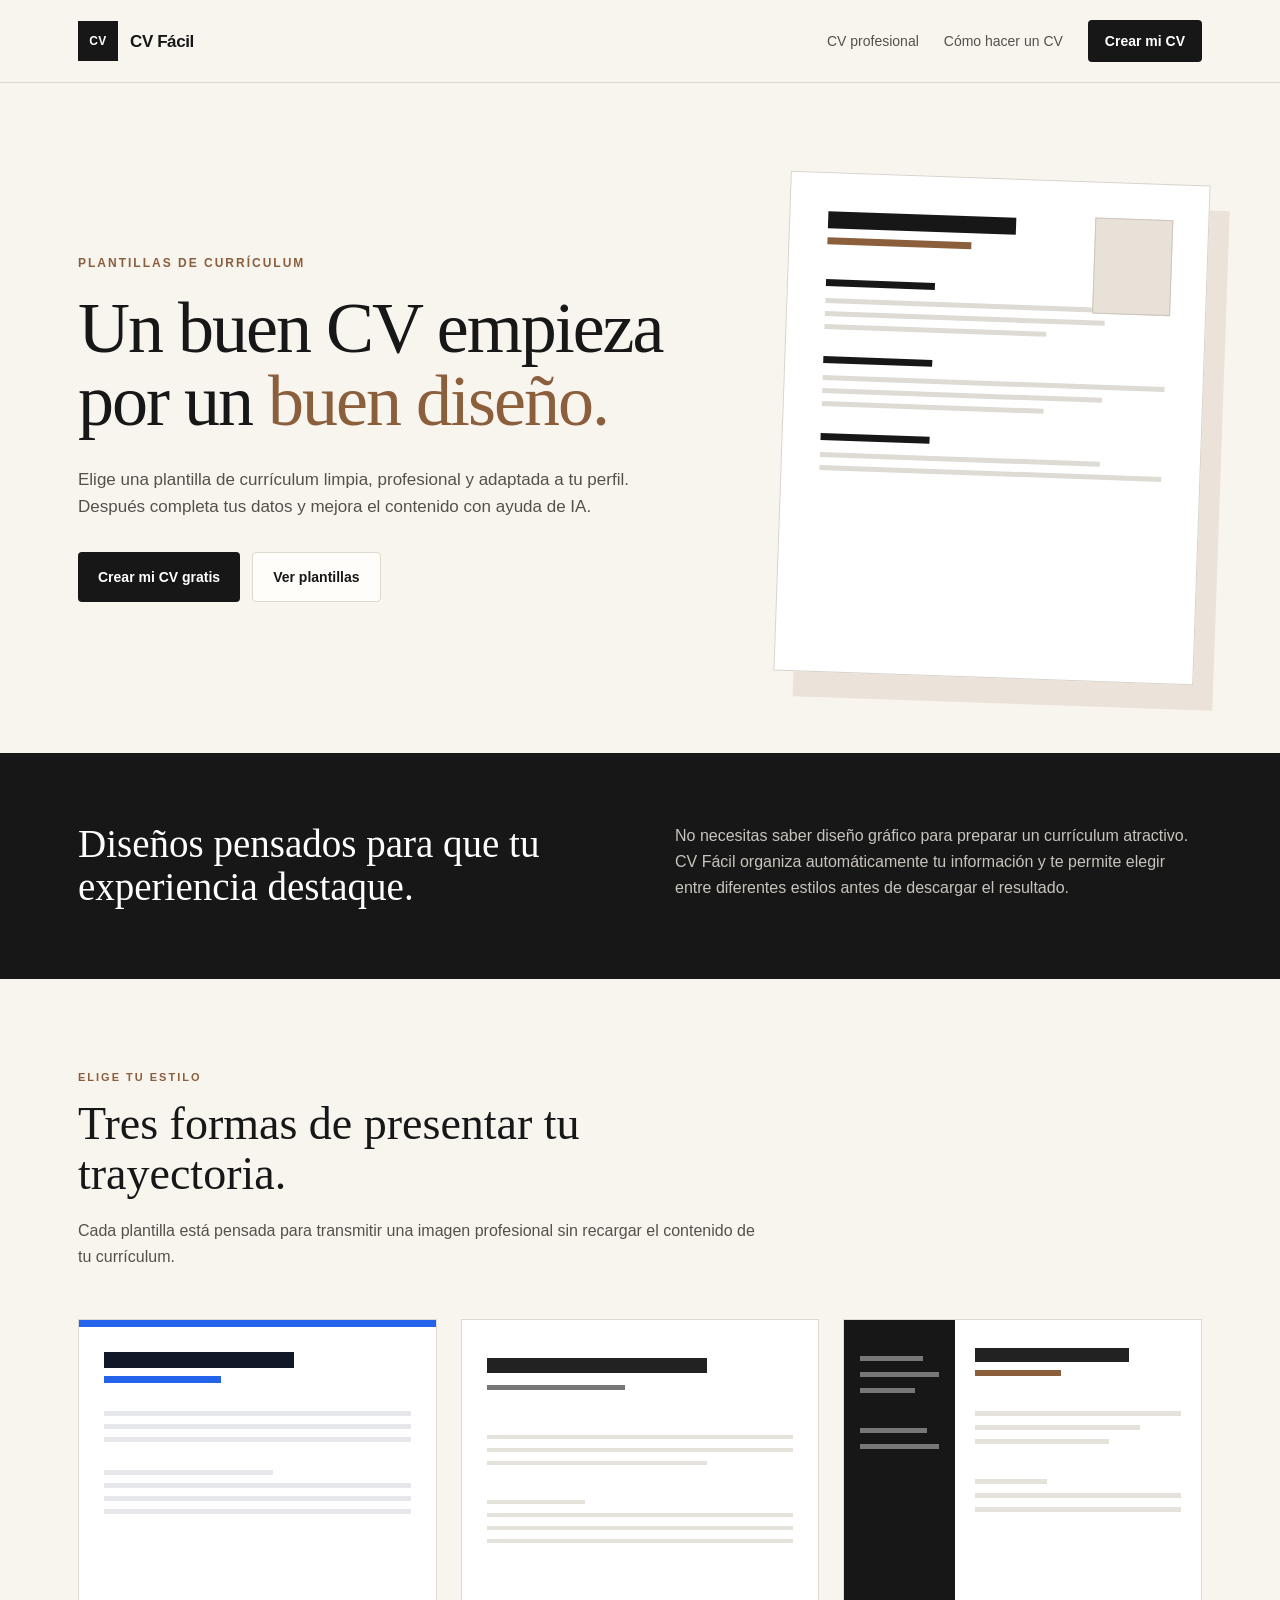
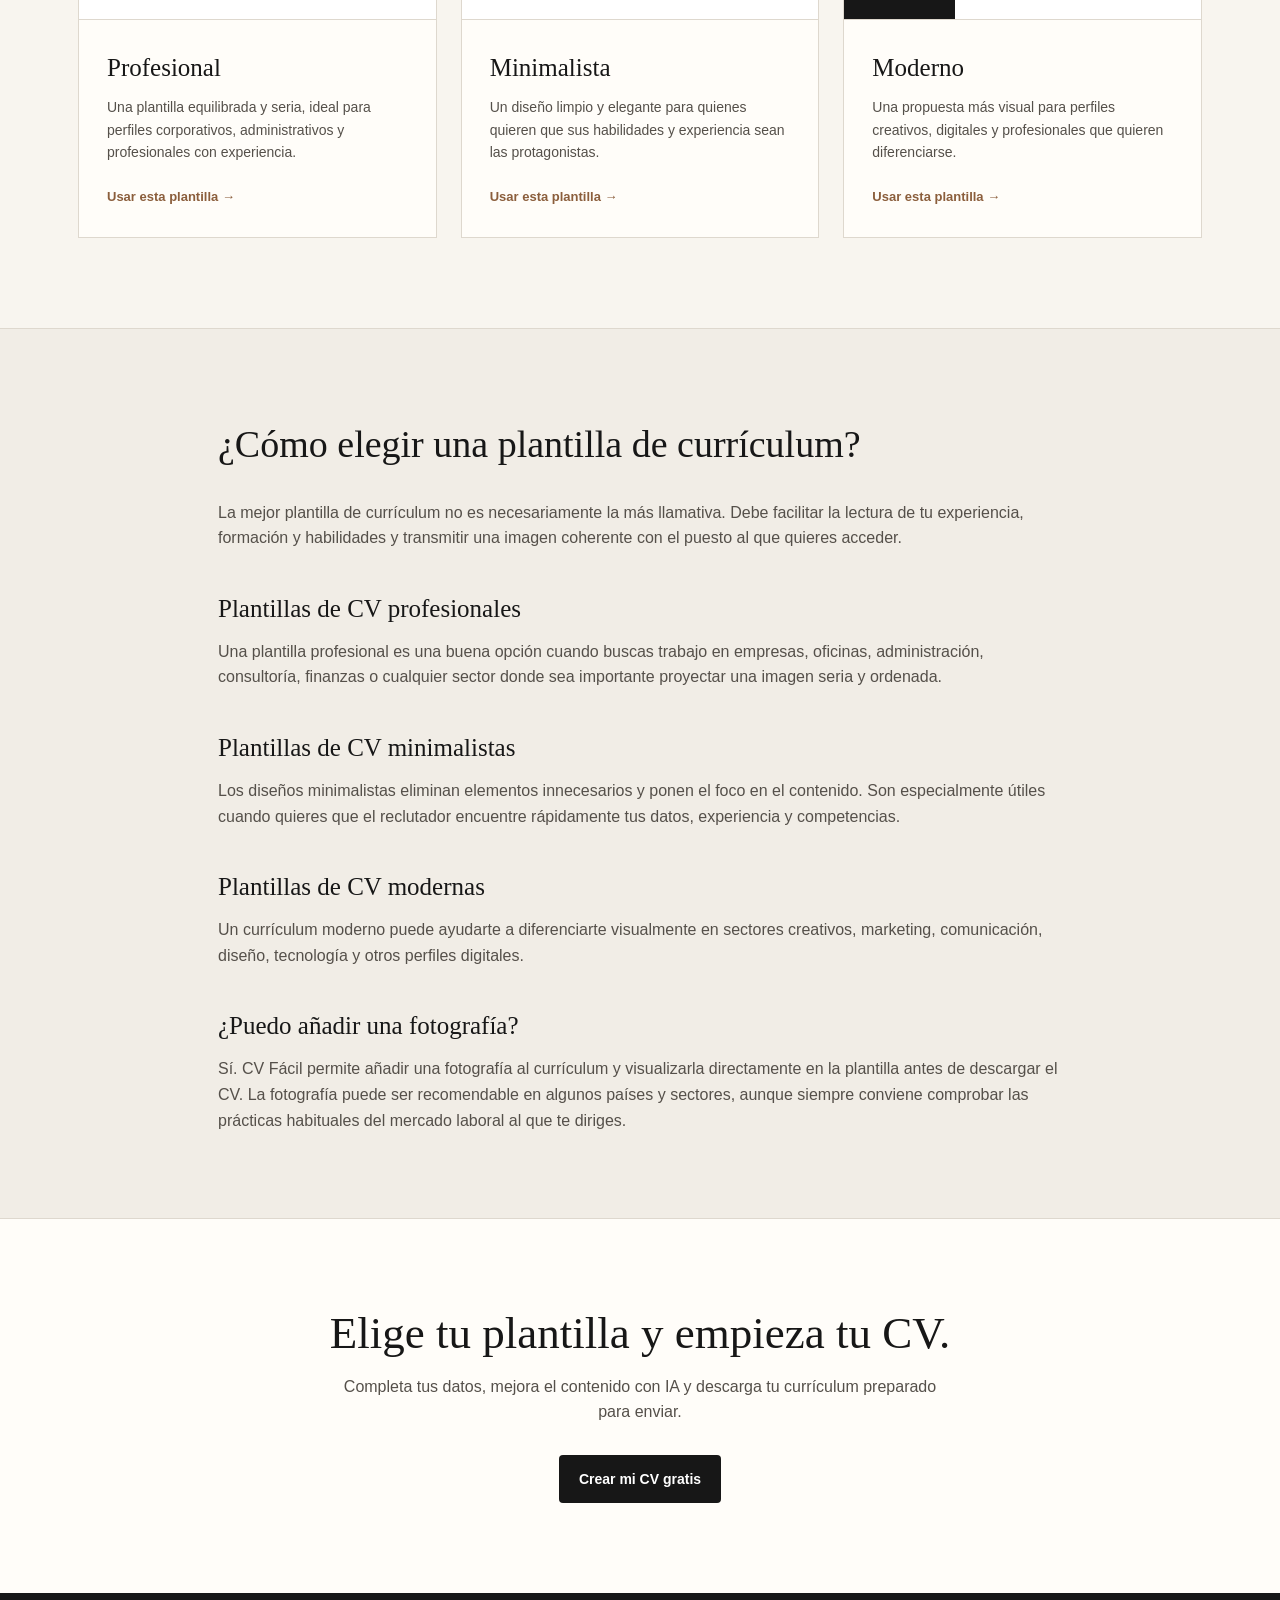
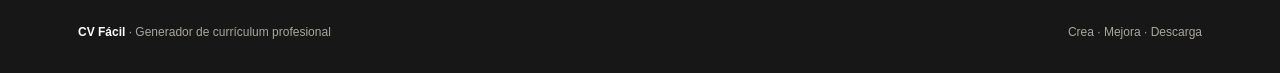
<file: plantillas-curriculum.html>
<!DOCTYPE html>
<html lang="es">

<head><script async src="https://pagead2.googlesyndication.com/pagead/js/adsbygoogle.js?client=ca-pub-5829758548724314"
     crossorigin="anonymous"></script>

    <meta charset="UTF-8">

    <meta
        name="viewport"
        content="width=device-width, initial-scale=1.0"
    >

    <meta
        name="description"
        content="Descubre las mejores plantillas de currículum para crear un CV profesional, moderno y atractivo. Elige tu diseño y crea tu currículum con CV Fácil."
    >

    <meta
        name="robots"
        content="index, follow"
    >

    <meta
        name="theme-color"
        content="#f8f5ef"
    >

    <link
        rel="canonical"
        href="https://hcanoj.github.io/cv-facil/plantillas-curriculum.html"
    >

    <title>
        Plantillas de Currículum Profesionales | CV Fácil
    </title>


    <style>

        /* =====================================================
           BASE
        ===================================================== */

        :root {

            --cream: #f8f5ef;
            --paper: #fffdf9;
            --ink: #171717;
            --soft-ink: #55504a;
            --line: #ded8ce;
            --accent: #8b5e3c;
            --accent-dark: #67432b;

            --serif:
                Georgia,
                "Times New Roman",
                serif;

            --sans:
                Inter,
                -apple-system,
                BlinkMacSystemFont,
                "Segoe UI",
                Arial,
                sans-serif;

        }


        * {
            box-sizing: border-box;
        }


        html {
            scroll-behavior: smooth;
        }


        body {

            margin: 0;

            background:
                var(--cream);

            color:
                var(--ink);

            font-family:
                var(--sans);

            line-height:
                1.6;

        }


        a {
            color: inherit;
            text-decoration: none;
        }


        img {
            max-width: 100%;
        }


        /* =====================================================
           HEADER
        ===================================================== */

        .topbar {

            border-bottom:
                1px solid var(--line);

            background:
                rgba(248,245,239,.94);

        }


        .topbar-inner {

            max-width:
                1180px;

            margin:
                0 auto;

            padding:
                20px 28px;

            display:
                flex;

            align-items:
                center;

            justify-content:
                space-between;

            gap:
                25px;

        }


        .logo {

            display:
                flex;

            align-items:
                center;

            gap:
                12px;

            font-weight:
                800;

            letter-spacing:
                -.4px;

        }


        .logo-mark {

            width:
                40px;

            height:
                40px;

            display:
                flex;

            align-items:
                center;

            justify-content:
                center;

            border:
                1px solid var(--ink);

            background:
                var(--ink);

            color:
                white;

            font-size:
                12px;

            letter-spacing:
                .5px;

        }


        .logo-text {

            font-size:
                17px;

        }


        .navigation {

            display:
                flex;

            align-items:
                center;

            gap:
                25px;

            color:
                var(--soft-ink);

            font-size:
                14px;

        }


        .navigation a:hover {

            color:
                var(--ink);

        }


        .nav-button {

            padding:
                10px 17px;

            background:
                var(--ink);

            color:
                white;

            border-radius:
                4px;

            font-weight:
                700;

        }


        .nav-button:hover {

            background:
                var(--accent-dark);

        }


        /* =====================================================
           HERO
        ===================================================== */

        .hero {

            max-width:
                1180px;

            margin:
                0 auto;

            padding:
                95px 28px 75px;

            display:
                grid;

            grid-template-columns:
                1fr 420px;

            align-items:
                center;

            gap:
                80px;

        }


        .eyebrow {

            margin:
                0 0 18px;

            color:
                var(--accent);

            font-size:
                12px;

            font-weight:
                800;

            letter-spacing:
                2px;

            text-transform:
                uppercase;

        }


        .hero h1 {

            margin:
                0;

            max-width:
                700px;

            font-family:
                var(--serif);

            font-size:
                clamp(42px, 6vw, 72px);

            line-height:
                1.02;

            letter-spacing:
                -2px;

            font-weight:
                500;

        }


        .hero h1 em {

            color:
                var(--accent);

            font-style:
                normal;

        }


        .hero-description {

            max-width:
                620px;

            margin:
                27px 0 0;

            color:
                var(--soft-ink);

            font-size:
                17px;

        }


        .hero-actions {

            display:
                flex;

            flex-wrap:
                wrap;

            gap:
                12px;

            margin-top:
                32px;

        }


        .primary-button,
        .secondary-button {

            display:
                inline-flex;

            align-items:
                center;

            justify-content:
                center;

            padding:
                13px 20px;

            border-radius:
                4px;

            font-size:
                14px;

            font-weight:
                800;

        }


        .primary-button {

            background:
                var(--ink);

            color:
                white;

        }


        .primary-button:hover {

            background:
                var(--accent-dark);

        }


        .secondary-button {

            border:
                1px solid var(--line);

            background:
                var(--paper);

        }


        .secondary-button:hover {

            border-color:
                var(--accent);

        }


        /* =====================================================
           DECORATIVE RESUME
        ===================================================== */

        .hero-preview {

            position:
                relative;

        }


        .resume-sheet {

            position:
                relative;

            width:
                100%;

            min-height:
                500px;

            padding:
                38px;

            background:
                white;

            border:
                1px solid #d8d3cb;

            box-shadow:
                20px 25px 0 rgba(139,94,60,.12);

            transform:
                rotate(2deg);

        }


        .resume-photo {

            position:
                absolute;

            top:
                35px;

            right:
                35px;

            width:
                78px;

            height:
                96px;

            background:
                #e7e1d8;

            border:
                1px solid #cec5b9;

        }


        .resume-name {

            width:
                55%;

            height:
                17px;

            margin-bottom:
                9px;

            background:
                var(--ink);

        }


        .resume-job {

            width:
                42%;

            height:
                7px;

            margin-bottom:
                35px;

            background:
                var(--accent);

        }


        .resume-line {

            height:
                5px;

            margin:
                8px 0;

            background:
                #dedbd5;

        }


        .resume-line.short {
            width: 65%;
        }


        .resume-line.medium {
            width: 82%;
        }


        .resume-title {

            width:
                32%;

            height:
                7px;

            margin:
                27px 0 12px;

            background:
                var(--ink);

        }


        /* =====================================================
           INTRO
        ===================================================== */

        .intro {

            background:
                var(--ink);

            color:
                white;

        }


        .intro-inner {

            max-width:
                1180px;

            margin:
                0 auto;

            padding:
                70px 28px;

            display:
                grid;

            grid-template-columns:
                1fr 1fr;

            gap:
                70px;

        }


        .intro h2 {

            margin:
                0;

            font-family:
                var(--serif);

            font-size:
                39px;

            line-height:
                1.1;

            font-weight:
                500;

        }


        .intro p {

            margin:
                0;

            color:
                #c8c4bd;

            font-size:
                16px;

        }


        /* =====================================================
           TEMPLATES
        ===================================================== */

        .templates {

            max-width:
                1180px;

            margin:
                0 auto;

            padding:
                90px 28px;

        }


        .section-heading {

            max-width:
                680px;

            margin-bottom:
                50px;

        }


        .section-heading span {

            display:
                block;

            margin-bottom:
                12px;

            color:
                var(--accent);

            font-size:
                11px;

            font-weight:
                800;

            letter-spacing:
                2px;

            text-transform:
                uppercase;

        }


        .section-heading h2 {

            margin:
                0;

            font-family:
                var(--serif);

            font-size:
                46px;

            line-height:
                1.1;

            font-weight:
                500;

        }


        .section-heading p {

            margin:
                18px 0 0;

            color:
                var(--soft-ink);

        }


        .template-grid {

            display:
                grid;

            grid-template-columns:
                repeat(3, 1fr);

            gap:
                24px;

        }


        .template-card {

            background:
                var(--paper);

            border:
                1px solid var(--line);

            transition:
                transform .2s ease,
                box-shadow .2s ease;

        }


        .template-card:hover {

            transform:
                translateY(-6px);

            box-shadow:
                0 18px 40px rgba(0,0,0,.08);

        }


        .template-preview {

            height:
                300px;

            padding:
                25px;

            background:
                white;

            border-bottom:
                1px solid var(--line);

        }


        /* PROFESSIONAL */

        .professional-preview {

            border-top:
                7px solid #2563eb;

        }


        .professional-name {

            width:
                62%;

            height:
                16px;

            background:
                #111827;

            margin-bottom:
                8px;

        }


        .professional-job {

            width:
                38%;

            height:
                7px;

            background:
                #2563eb;

            margin-bottom:
                28px;

        }


        .blue-line {

            height:
                5px;

            background:
                #e5e7eb;

            margin:
                8px 0;

        }


        /* MINIMAL */

        .minimal-preview {

            padding-top:
                38px;

        }


        .minimal-name {

            width:
                72%;

            height:
                15px;

            background:
                #222;

            margin-bottom:
                12px;

        }


        .minimal-job {

            width:
                45%;

            height:
                5px;

            background:
                #777;

            margin-bottom:
                45px;

        }


        .minimal-line {

            height:
                4px;

            background:
                #e5e2dc;

            margin:
                9px 0;

        }


        /* MODERN */

        .modern-preview {

            display:
                grid;

            grid-template-columns:
                31% 69%;

            padding:
                0;

        }


        .modern-side {

            padding:
                25px 16px;

            background:
                #171717;

        }


        .modern-side-line {

            height:
                5px;

            margin:
                11px 0;

            background:
                #777;

        }


        .modern-main {

            padding:
                28px 20px;

        }


        .modern-name {

            width:
                75%;

            height:
                14px;

            background:
                #222;

            margin-bottom:
                8px;

        }


        .modern-accent {

            width:
                42%;

            height:
                6px;

            background:
                #8b5e3c;

            margin-bottom:
                35px;

        }


        .modern-line {

            height:
                5px;

            background:
                #e5e2dc;

            margin:
                9px 0;

        }


        .template-content {

            padding:
                28px;

        }


        .template-content h3 {

            margin:
                0 0 8px;

            font-family:
                var(--serif);

            font-size:
                25px;

            font-weight:
                500;

        }


        .template-content p {

            margin:
                0 0 20px;

            color:
                var(--soft-ink);

            font-size:
                14px;

        }


        .template-link {

            color:
                var(--accent);

            font-size:
                13px;

            font-weight:
                800;

        }


        /* =====================================================
           SEO CONTENT
        ===================================================== */

        .seo-section {

            border-top:
                1px solid var(--line);

            background:
                #f1ede6;

        }


        .seo-inner {

            max-width:
                900px;

            margin:
                0 auto;

            padding:
                85px 28px;

        }


        .seo-inner h2 {

            margin:
                0 0 25px;

            font-family:
                var(--serif);

            font-size:
                38px;

            font-weight:
                500;

        }


        .seo-inner h3 {

            margin:
                38px 0 10px;

            font-family:
                var(--serif);

            font-size:
                25px;

            font-weight:
                500;

        }


        .seo-inner p {

            margin:
                0;

            color:
                var(--soft-ink);

            font-size:
                16px;

        }


        /* =====================================================
           CTA
        ===================================================== */

        .cta {

            padding:
                90px 28px;

            text-align:
                center;

            background:
                var(--paper);

            border-top:
                1px solid var(--line);

        }


        .cta h2 {

            margin:
                0 auto 15px;

            max-width:
                700px;

            font-family:
                var(--serif);

            font-size:
                45px;

            line-height:
                1.1;

            font-weight:
                500;

        }


        .cta p {

            max-width:
                600px;

            margin:
                0 auto 30px;

            color:
                var(--soft-ink);

        }


        /* =====================================================
           FOOTER
        ===================================================== */

        footer {

            background:
                var(--ink);

            color:
                #aaa59d;

        }


        .footer-inner {

            max-width:
                1180px;

            margin:
                0 auto;

            padding:
                30px 28px;

            display:
                flex;

            justify-content:
                space-between;

            gap:
                20px;

            font-size:
                12px;

        }


        .footer-inner strong {

            color:
                white;

        }


        /* =====================================================
           RESPONSIVE
        ===================================================== */

        @media (max-width: 900px) {

            .navigation a:not(.nav-button) {
                display: none;
            }


            .hero {

                grid-template-columns:
                    1fr;

                gap:
                    55px;

                padding-top:
                    65px;

            }


            .hero-preview {

                max-width:
                    450px;

            }


            .intro-inner {

                grid-template-columns:
                    1fr;

                gap:
                    25px;

            }


            .template-grid {

                grid-template-columns:
                    1fr;

            }


            .template-preview {

                height:
                    330px;

            }

        }


        @media (max-width: 600px) {

            .topbar-inner {

                padding:
                    15px 18px;

            }


            .hero {

                padding:
                    55px 18px;

            }


            .hero h1 {

                font-size:
                    47px;

            }


            .hero-description {

                font-size:
                    15px;

            }


            .intro-inner,
            .templates,
            .seo-inner {

                padding-left:
                    18px;

                padding-right:
                    18px;

            }


            .section-heading h2,
            .intro h2 {

                font-size:
                    34px;

            }


            .cta {

                padding:
                    65px 18px;

            }


            .cta h2 {

                font-size:
                    35px;

            }


            .footer-inner {

                flex-direction:
                    column;

                padding:
                    25px 18px;

            }

        }

    </style>

</head>


<body>


    <!-- =====================================================
         HEADER
    ====================================================== -->

    <header class="topbar">

        <div class="topbar-inner">

            <a
                href="./"
                class="logo"
                aria-label="CV Fácil - Inicio"
            >

                <span class="logo-mark">
                    CV
                </span>

                <span class="logo-text">
                    CV Fácil
                </span>

            </a>


            <nav
                class="navigation"
                aria-label="Navegación principal"
            >

                <a href="./cv-profesional.html">
                    CV profesional
                </a>

                <a href="./hacer-curriculum.html">
                    Cómo hacer un CV
                </a>

                <a
                    href="./"
                    class="nav-button"
                >
                    Crear mi CV
                </a>

            </nav>

        </div>

    </header>


    <!-- =====================================================
         HERO
    ====================================================== -->

    <main>

        <section class="hero">

            <div>

                <p class="eyebrow">
                    Plantillas de currículum
                </p>


                <h1>
                    Un buen CV empieza
                    por un <em>buen diseño.</em>
                </h1>


                <p class="hero-description">

                    Elige una plantilla de currículum limpia,
                    profesional y adaptada a tu perfil. Después
                    completa tus datos y mejora el contenido
                    con ayuda de IA.

                </p>


                <div class="hero-actions">

                    <a
                        href="./"
                        class="primary-button"
                    >
                        Crear mi CV gratis
                    </a>

                    <a
                        href="#plantillas"
                        class="secondary-button"
                    >
                        Ver plantillas
                    </a>

                </div>

            </div>


            <div
                class="hero-preview"
                aria-hidden="true"
            >

                <div class="resume-sheet">

                    <div class="resume-photo"></div>

                    <div class="resume-name"></div>

                    <div class="resume-job"></div>

                    <div class="resume-title"></div>

                    <div class="resume-line"></div>

                    <div class="resume-line medium"></div>

                    <div class="resume-line short"></div>

                    <div class="resume-title"></div>

                    <div class="resume-line"></div>

                    <div class="resume-line medium"></div>

                    <div class="resume-line short"></div>

                    <div class="resume-title"></div>

                    <div class="resume-line medium"></div>

                    <div class="resume-line"></div>

                </div>

            </div>

        </section>


        <!-- =================================================
             INTRO
        ================================================== -->

        <section class="intro">

            <div class="intro-inner">

                <h2>
                    Diseños pensados para que
                    tu experiencia destaque.
                </h2>

                <p>

                    No necesitas saber diseño gráfico para
                    preparar un currículum atractivo. CV Fácil
                    organiza automáticamente tu información
                    y te permite elegir entre diferentes estilos
                    antes de descargar el resultado.

                </p>

            </div>

        </section>


        <!-- =================================================
             PLANTILLAS
        ================================================== -->

        <section
            class="templates"
            id="plantillas"
        >

            <div class="section-heading">

                <span>
                    Elige tu estilo
                </span>

                <h2>
                    Tres formas de presentar
                    tu trayectoria.
                </h2>

                <p>

                    Cada plantilla está pensada para transmitir
                    una imagen profesional sin recargar el
                    contenido de tu currículum.

                </p>

            </div>


            <div class="template-grid">


                <!-- =================================================
                     PROFESIONAL
                ================================================== -->

                <article class="template-card">

                    <div
                        class="template-preview professional-preview"
                        aria-hidden="true"
                    >

                        <div class="professional-name"></div>

                        <div class="professional-job"></div>

                        <div class="blue-line"></div>
                        <div class="blue-line"></div>
                        <div class="blue-line"></div>

                        <div
                            class="blue-line"
                            style="width:55%; margin-top:28px;"
                        ></div>

                        <div class="blue-line"></div>
                        <div class="blue-line"></div>
                        <div class="blue-line"></div>

                    </div>


                    <div class="template-content">

                        <h3>
                            Profesional
                        </h3>

                        <p>

                            Una plantilla equilibrada y seria,
                            ideal para perfiles corporativos,
                            administrativos y profesionales
                            con experiencia.

                        </p>

                        <a
                            href="./"
                            class="template-link"
                        >
                            Usar esta plantilla →
                        </a>

                    </div>

                </article>


                <!-- =================================================
                     MINIMALISTA
                ================================================== -->

                <article class="template-card">

                    <div
                        class="template-preview minimal-preview"
                        aria-hidden="true"
                    >

                        <div class="minimal-name"></div>

                        <div class="minimal-job"></div>

                        <div class="minimal-line"></div>
                        <div class="minimal-line"></div>
                        <div
                            class="minimal-line"
                            style="width:72%;"
                        ></div>

                        <div
                            class="minimal-line"
                            style="width:32%; margin-top:35px;"
                        ></div>

                        <div class="minimal-line"></div>
                        <div class="minimal-line"></div>
                        <div class="minimal-line"></div>

                    </div>


                    <div class="template-content">

                        <h3>
                            Minimalista
                        </h3>

                        <p>

                            Un diseño limpio y elegante para
                            quienes quieren que sus habilidades
                            y experiencia sean las protagonistas.

                        </p>

                        <a
                            href="./"
                            class="template-link"
                        >
                            Usar esta plantilla →
                        </a>

                    </div>

                </article>


                <!-- =================================================
                     MODERNO
                ================================================== -->

                <article class="template-card">

                    <div
                        class="template-preview modern-preview"
                        aria-hidden="true"
                    >

                        <div class="modern-side">

                            <div
                                class="modern-side-line"
                                style="width:80%;"
                            ></div>

                            <div class="modern-side-line"></div>

                            <div
                                class="modern-side-line"
                                style="width:70%;"
                            ></div>

                            <div
                                class="modern-side-line"
                                style="width:85%; margin-top:35px;"
                            ></div>

                            <div class="modern-side-line"></div>

                        </div>


                        <div class="modern-main">

                            <div class="modern-name"></div>

                            <div class="modern-accent"></div>

                            <div class="modern-line"></div>

                            <div
                                class="modern-line"
                                style="width:80%;"
                            ></div>

                            <div
                                class="modern-line"
                                style="width:65%;"
                            ></div>

                            <div
                                class="modern-line"
                                style="width:35%; margin-top:35px;"
                            ></div>

                            <div class="modern-line"></div>

                            <div class="modern-line"></div>

                        </div>

                    </div>


                    <div class="template-content">

                        <h3>
                            Moderno
                        </h3>

                        <p>

                            Una propuesta más visual para perfiles
                            creativos, digitales y profesionales que
                            quieren diferenciarse.

                        </p>

                        <a
                            href="./"
                            class="template-link"
                        >
                            Usar esta plantilla →
                        </a>

                    </div>

                </article>


            </div>

        </section>


        <!-- =================================================
             SEO
        ================================================== -->

        <section class="seo-section">

            <div class="seo-inner">

                <h2>
                    ¿Cómo elegir una plantilla de currículum?
                </h2>


                <p>

                    La mejor plantilla de currículum no es
                    necesariamente la más llamativa. Debe
                    facilitar la lectura de tu experiencia,
                    formación y habilidades y transmitir una
                    imagen coherente con el puesto al que quieres
                    acceder.

                </p>


                <h3>
                    Plantillas de CV profesionales
                </h3>

                <p>

                    Una plantilla profesional es una buena opción
                    cuando buscas trabajo en empresas, oficinas,
                    administración, consultoría, finanzas o
                    cualquier sector donde sea importante proyectar
                    una imagen seria y ordenada.

                </p>


                <h3>
                    Plantillas de CV minimalistas
                </h3>

                <p>

                    Los diseños minimalistas eliminan elementos
                    innecesarios y ponen el foco en el contenido.
                    Son especialmente útiles cuando quieres que
                    el reclutador encuentre rápidamente tus datos,
                    experiencia y competencias.

                </p>


                <h3>
                    Plantillas de CV modernas
                </h3>

                <p>

                    Un currículum moderno puede ayudarte a
                    diferenciarte visualmente en sectores
                    creativos, marketing, comunicación, diseño,
                    tecnología y otros perfiles digitales.

                </p>


                <h3>
                    ¿Puedo añadir una fotografía?
                </h3>

                <p>

                    Sí. CV Fácil permite añadir una fotografía
                    al currículum y visualizarla directamente
                    en la plantilla antes de descargar el CV.

                    La fotografía puede ser recomendable en
                    algunos países y sectores, aunque siempre
                    conviene comprobar las prácticas habituales
                    del mercado laboral al que te diriges.

                </p>

            </div>

        </section>


        <!-- =================================================
             CTA
        ================================================== -->

        <section class="cta">

            <h2>
                Elige tu plantilla y empieza tu CV.
            </h2>

            <p>

                Completa tus datos, mejora el contenido con IA
                y descarga tu currículum preparado para enviar.

            </p>


            <a
                href="./"
                class="primary-button"
            >
                Crear mi CV gratis
            </a>

        </section>

    </main>


    <!-- =====================================================
         FOOTER
    ====================================================== -->

    <footer>

        <div class="footer-inner">

            <span>
                <strong>CV Fácil</strong>
                · Generador de currículum profesional
            </span>

            <span>
                Crea · Mejora · Descarga
            </span>

        </div>

    </footer>


</body>

</html>
<script async src="https://pagead2.googlesyndication.com/pagead/js/adsbygoogle.js?client=ca-pub-5829758548724314"
     crossorigin="anonymous"></script>
</file>
<file: style.css>
/* =========================================================
   CV FÁCIL
   STYLE.CSS COMPLETO
   Diseño profesional · Plantillas · Responsive · SEO
========================================================= */


/* =========================================================
   VARIABLES
========================================================= */

:root {

    --bg: #f4f6f8;
    --bg-secondary: #ffffff;
    --surface: #ffffff;
    --surface-soft: #f8fafc;

    --text: #111827;
    --text-secondary: #4b5563;
    --text-muted: #6b7280;

    --border: #e5e7eb;
    --border-strong: #d1d5db;

    --primary: #111827;
    --primary-hover: #1f2937;

    --accent: #2563eb;
    --accent-hover: #1d4ed8;
    --accent-soft: #eff6ff;

    --success: #15803d;
    --danger: #dc2626;

    --shadow-sm:
        0 1px 2px rgba(15, 23, 42, 0.05);

    --shadow:
        0 10px 30px rgba(15, 23, 42, 0.08);

    --shadow-lg:
        0 20px 50px rgba(15, 23, 42, 0.12);

    --radius-sm: 8px;
    --radius: 12px;
    --radius-lg: 18px;

    --transition: 180ms ease;

    --cv-width: 794px;
}


/* =========================================================
   DARK MODE
========================================================= */

html.dark {

    --bg: #0b1120;
    --bg-secondary: #111827;
    --surface: #111827;
    --surface-soft: #172033;

    --text: #f9fafb;
    --text-secondary: #d1d5db;
    --text-muted: #9ca3af;

    --border: #263244;
    --border-strong: #374151;

    --primary: #f9fafb;
    --primary-hover: #ffffff;

    --accent: #60a5fa;
    --accent-hover: #93c5fd;
    --accent-soft: #172554;

    --shadow-sm:
        0 1px 2px rgba(0, 0, 0, 0.25);

    --shadow:
        0 10px 30px rgba(0, 0, 0, 0.25);

    --shadow-lg:
        0 20px 50px rgba(0, 0, 0, 0.35);
}


/* =========================================================
   RESET
========================================================= */

* {
    box-sizing: border-box;
}

html {
    scroll-behavior: smooth;
}

body {

    margin: 0;

    min-height: 100vh;

    background: var(--bg);

    color: var(--text);

    font-family:
        Inter,
        ui-sans-serif,
        system-ui,
        -apple-system,
        BlinkMacSystemFont,
        "Segoe UI",
        sans-serif;

    line-height: 1.5;

    transition:
        background var(--transition),
        color var(--transition);
}

button,
input,
textarea,
select {
    font: inherit;
}

button {
    cursor: pointer;
}

a {
    color: inherit;
}


/* =========================================================
   HEADER
========================================================= */

.site-header {

    position: sticky;

    top: 0;

    z-index: 100;

    background: var(--surface);

    border-bottom:
        1px solid var(--border);

    backdrop-filter:
        blur(14px);

    -webkit-backdrop-filter:
        blur(14px);
}


.header-inner {

    width:
        min(
            1500px,
            calc(100% - 40px)
        );

    min-height: 76px;

    margin: 0 auto;

    display: flex;

    align-items: center;

    justify-content: space-between;

    gap: 24px;
}


.brand {

    display: inline-flex;

    align-items: center;

    gap: 12px;

    text-decoration: none;

    color: var(--text);
}


.brand-icon {

    width: 42px;
    height: 42px;

    display: grid;

    place-items: center;

    border-radius: 11px;

    background: var(--primary);

    color: var(--surface);

    font-size: 14px;

    font-weight: 800;

    letter-spacing: -0.04em;
}


.brand h1 {

    margin: 0;

    font-size: 20px;

    line-height: 1.1;

    letter-spacing: -0.03em;
}


.brand span {

    display: block;

    margin-top: 3px;

    color: var(--text-muted);

    font-size: 12px;
}


.header-actions {

    display: flex;

    align-items: center;

    gap: 12px;
}


.header-badge {

    padding:
        7px 11px;

    border:
        1px solid var(--border);

    border-radius:
        999px;

    color:
        var(--text-secondary);

    background:
        var(--surface-soft);

    font-size:
        12px;

    font-weight:
        600;
}


/* =========================================================
   THEME TOGGLE
========================================================= */

.theme-toggle {

    display: inline-flex;

    align-items: center;

    gap: 8px;

    padding:
        9px 13px;

    border:
        1px solid var(--border);

    border-radius:
        10px;

    background:
        var(--surface);

    color:
        var(--text);

    transition:
        transform var(--transition),
        background var(--transition),
        border-color var(--transition);
}


.theme-toggle:hover {

    background:
        var(--surface-soft);

    border-color:
        var(--border-strong);

    transform:
        translateY(-1px);
}


#themeIcon {
    font-size: 15px;
}


/* =========================================================
   MAIN APP
========================================================= */

.app-container {

    width:
        min(
            1500px,
            calc(100% - 40px)
        );

    margin:
        32px auto 60px;

    display: grid;

    grid-template-columns:
        minmax(340px, 430px)
        minmax(0, 1fr);

    gap: 28px;

    align-items: start;
}


/* =========================================================
   EDITOR PANEL
========================================================= */

.editor-panel {

    background:
        var(--surface);

    border:
        1px solid var(--border);

    border-radius:
        var(--radius-lg);

    box-shadow:
        var(--shadow);

    overflow:
        hidden;
}


.panel-header {

    padding:
        28px 26px;

    border-bottom:
        1px solid var(--border);

    background:
        linear-gradient(
            135deg,
            var(--surface),
            var(--surface-soft)
        );
}


.panel-kicker {

    display: inline-block;

    margin-bottom: 8px;

    color:
        var(--accent);

    font-size:
        11px;

    font-weight:
        800;

    letter-spacing:
        0.12em;
}


.panel-header h2 {

    margin:
        0 0 7px;

    font-size:
        25px;

    letter-spacing:
        -0.04em;
}


.panel-header p {

    margin: 0;

    color:
        var(--text-muted);

    font-size:
        14px;
}


/* =========================================================
   FORM SECTIONS
========================================================= */

.form-section {

    padding:
        25px 26px;

    border-bottom:
        1px solid var(--border);
}


.section-heading {

    display: flex;

    align-items: flex-start;

    gap: 12px;

    margin-bottom:
        20px;
}


.section-heading-actions {

    justify-content:
        space-between;
}


.heading-left {

    display: flex;

    align-items: flex-start;

    gap: 12px;
}


.section-number {

    flex: 0 0 auto;

    width: 30px;
    height: 30px;

    display: grid;

    place-items: center;

    border-radius:
        9px;

    background:
        var(--accent-soft);

    color:
        var(--accent);

    font-size:
        12px;

    font-weight:
        800;
}


.section-heading h3 {

    margin:
        0 0 3px;

    font-size:
        15px;

    letter-spacing:
        -0.01em;
}


.section-heading p {

    margin: 0;

    color:
        var(--text-muted);

    font-size:
        12px;
}


/* =========================================================
   FIELDS
========================================================= */

.field {
    margin-bottom: 16px;
}

.field:last-child {
    margin-bottom: 0;
}


.field label {

    display: block;

    margin-bottom:
        7px;

    color:
        var(--text-secondary);

    font-size:
        12px;

    font-weight:
        700;
}


.field input,
.field textarea {

    width: 100%;

    border:
        1px solid var(--border);

    border-radius:
        9px;

    background:
        var(--surface);

    color:
        var(--text);

    padding:
        11px 12px;

    outline: none;

    transition:
        border-color var(--transition),
        box-shadow var(--transition),
        background var(--transition);
}


.field input {
    min-height: 43px;
}


.field textarea {

    resize: vertical;

    min-height:
        105px;
}


.field input::placeholder,
.field textarea::placeholder {

    color:
        var(--text-muted);

    opacity:
        0.7;
}


.field input:focus,
.field textarea:focus {

    border-color:
        var(--accent);

    box-shadow:
        0 0 0 3px
        color-mix(
            in srgb,
            var(--accent) 14%,
            transparent
        );
}


.two-columns {

    display: grid;

    grid-template-columns:
        1fr 1fr;

    gap:
        12px;
}


/* =========================================================
   PHOTO UPLOAD
========================================================= */

.photo-upload-area {

    padding:
        18px;

    border:
        1px dashed var(--border-strong);

    border-radius:
        var(--radius);

    background:
        var(--surface-soft);

    text-align:
        center;
}


.photo-upload-button {

    display: inline-flex;

    align-items: center;

    justify-content: center;

    gap: 9px;

    padding:
        11px 15px;

    border:
        1px solid var(--border);

    border-radius:
        10px;

    background:
        var(--surface);

    color:
        var(--text);

    font-size:
        13px;

    font-weight:
        700;

    cursor:
        pointer;
}


.photo-upload-icon {

    width:
        22px;

    height:
        22px;

    display:
        grid;

    place-items:
        center;

    border-radius:
        50%;

    background:
        var(--accent);

    color:
        white;

    font-weight:
        700;
}


.remove-photo-button {

    display: block;

    margin:
        10px auto 0;

    padding:
        7px 10px;

    border:
        0;

    background:
        transparent;

    color:
        var(--danger);

    font-size:
        12px;

    font-weight:
        700;
}


.photo-help {

    margin:
        11px 0 0;

    color:
        var(--text-muted);

    font-size:
        11px;
}


/* =========================================================
   AI BUTTON
========================================================= */

.ai-button {

    margin-top:
        9px;

    padding:
        8px 11px;

    border:
        1px solid
        color-mix(
            in srgb,
            var(--accent) 35%,
            var(--border)
        );

    border-radius:
        8px;

    background:
        var(--accent-soft);

    color:
        var(--accent);

    font-size:
        12px;

    font-weight:
        700;
}


.ai-button:hover {

    transform:
        translateY(-1px);

    background:
        var(--accent-soft);
}


/* =========================================================
   SMALL BUTTON
========================================================= */

.small-button {

    flex:
        0 0 auto;

    padding:
        8px 11px;

    border:
        1px solid var(--border);

    border-radius:
        8px;

    background:
        var(--surface);

    color:
        var(--text);

    font-size:
        12px;

    font-weight:
        700;
}


.small-button:hover {

    border-color:
        var(--accent);

    color:
        var(--accent);
}


/* =========================================================
   DYNAMIC ITEMS
========================================================= */

.dynamic-item,
.repeatable-item {

    position:
        relative;

    margin-bottom:
        14px;

    padding:
        16px;

    border:
        1px solid var(--border);

    border-radius:
        var(--radius);

    background:
        var(--surface-soft);
}


.dynamic-item:last-child,
.repeatable-item:last-child {

    margin-bottom:
        0;
}


.dynamic-item .remove-button,
.repeatable-item .delete-button {

    border:
        0;

    background:
        transparent;

    color:
        var(--danger);

    font-size:
        12px;

    font-weight:
        700;
}


.repeatable-header {

    display:
        flex;

    align-items:
        center;

    justify-content:
        space-between;

    gap:
        12px;

    margin-bottom:
        15px;
}


.repeatable-title {

    font-size:
        13px;

    font-weight:
        800;
}


/* =========================================================
   TEMPLATE SELECTOR
========================================================= */

.template-grid {

    display:
        grid;

    grid-template-columns:
        repeat(3, 1fr);

    gap:
        9px;
}


.template-option {

    display:
        flex;

    flex-direction:
        column;

    gap:
        8px;

    padding:
        8px;

    border:
        1px solid var(--border);

    border-radius:
        10px;

    background:
        var(--surface);

    color:
        var(--text);

    font-size:
        11px;

    font-weight:
        700;
}


.template-option:hover {

    transform:
        translateY(-1px);

    border-color:
        var(--accent);
}


.template-option.active {

    border-color:
        var(--accent);

    box-shadow:
        0 0 0 2px
        color-mix(
            in srgb,
            var(--accent) 12%,
            transparent
        );
}


.template-preview {

    display:
        block;

    width:
        100%;

    height:
        70px;

    border-radius:
        6px;

    background:
        var(--surface-soft);

    border:
        1px solid var(--border);
}


.professional-preview {

    background:
        linear-gradient(
            90deg,
            #111827 0 32%,
            #f8fafc 32%
        );
}


.minimal-preview {

    background:
        linear-gradient(
            180deg,
            #ffffff 0 25%,
            #f3f4f6 25% 27%,
            #ffffff 27%
        );
}


.modern-preview {

    background:
        linear-gradient(
            135deg,
            #2563eb 0 30%,
            #eff6ff 30%
        );
}


/* =========================================================
   EDITOR ACTIONS
========================================================= */

.editor-actions {

    display:
        grid;

    gap:
        10px;

    padding:
        22px 26px;
}


.generate-button {

    min-height:
        46px;

    border:
        0;

    border-radius:
        10px;

    background:
        var(--primary);

    color:
        var(--surface);

    font-size:
        13px;

    font-weight:
        800;
}


.generate-button:hover {

    transform:
        translateY(-1px);

    opacity:
        0.92;
}


.clear-button {

    min-height:
        40px;

    border:
        1px solid var(--border);

    border-radius:
        10px;

    background:
        transparent;

    color:
        var(--text-secondary);

    font-size:
        12px;

    font-weight:
        700;
}


.clear-button:hover {

    border-color:
        var(--danger);

    color:
        var(--danger);
}


.privacy-note {

    margin:
        0;

    padding:
        0 26px 24px;

    color:
        var(--text-muted);

    font-size:
        11px;
}


/* =========================================================
   PREVIEW PANEL
========================================================= */

.preview-panel {
    min-width: 0;
}


.preview-toolbar {

    display:
        flex;

    align-items:
        center;

    justify-content:
        space-between;

    gap:
        20px;

    margin-bottom:
        18px;
}


.preview-label {

    display:
        block;

    margin-bottom:
        4px;

    color:
        var(--accent);

    font-size:
        10px;

    font-weight:
        800;

    letter-spacing:
        0.13em;
}


.preview-toolbar h2 {

    margin:
        0;

    font-size:
        21px;

    letter-spacing:
        -0.03em;
}


.download-button {

    display:
        inline-flex;

    align-items:
        center;

    gap:
        8px;

    min-height:
        42px;

    padding:
        0 15px;

    border:
        1px solid var(--border);

    border-radius:
        10px;

    background:
        var(--surface);

    color:
        var(--text);

    font-size:
        12px;

    font-weight:
        800;

    box-shadow:
        var(--shadow-sm);
}


.download-button:hover {

    border-color:
        var(--accent);

    color:
        var(--accent);
}


/* =========================================================
   CV DOCUMENT
========================================================= */

.cv {

    width:
        min(
            100%,
            var(--cv-width)
        );

    min-height:
        1123px;

    margin:
        0 auto;

    background:
        #ffffff;

    color:
        #111827;

    box-shadow:
        var(--shadow-lg);

    overflow:
        hidden;
}


/* =========================================================
   CV HEADER
   IMPORTANTE:
   La foto está dentro del GRID.
   Nunca usa position:absolute.
========================================================= */

.cv-header {

    position:
        relative;

    min-height:
        190px;

    padding:
        40px 42px;

    display:
        grid;

    grid-template-columns:
        minmax(0, 1fr)
        120px;

    grid-template-areas:
        "main photo"
        "contact photo";

    column-gap:
        28px;

    row-gap:
        12px;

    align-items:
        center;

    background:
        #111827;

    color:
        #ffffff;
}


.cv-header-main {

    grid-area:
        main;

    min-width:
        0;

    padding-right:
        0;
}


.cv-header h1 {

    margin:
        0;

    font-size:
        36px;

    line-height:
        1.05;

    letter-spacing:
        -0.04em;

    color:
        #ffffff;
}


.cv-header h2 {

    margin:
        9px 0 0;

    color:
        #d1d5db;

    font-size:
        16px;

    font-weight:
        500;
}


/* =========================================================
   CV CONTACTO
========================================================= */

.cv-contact {

    grid-area:
        contact;

    min-width:
        0;

    display:
        flex;

    flex-wrap:
        wrap;

    align-items:
        center;

    gap:
        6px 18px;

    color:
        #d1d5db;

    font-size:
        11px;

    line-height:
        1.5;
}


.cv-contact span {

    display:
        inline-block;

    max-width:
        100%;

    overflow-wrap:
        anywhere;
}


/* =========================================================
   CV PHOTO
   NUNCA ABSOLUTE
========================================================= */

.cv-photo-container {

    grid-area:
        photo;

    position:
        relative;

    width:
        110px;

    height:
        110px;

    min-width:
        110px;

    min-height:
        110px;

    justify-self:
        end;

    align-self:
        center;

    display:
        flex;

    align-items:
        center;

    justify-content:
        center;

    overflow:
        hidden;

    z-index:
        2;

    border:
        2px solid
        rgba(255,255,255,0.85);

    background:
        rgba(255,255,255,0.08);

    border-radius:
        50%;
}


.cv-photo-container img,
.cv-photo {

    display:
        block;

    width:
        100%;

    height:
        100%;

    object-fit:
        cover;

    border-radius:
        50%;
}


.cv-photo-placeholder {

    width:
        100%;

    height:
        100%;

    display:
        flex;

    align-items:
        center;

    justify-content:
        center;

    color:
        #d1d5db;

    font-size:
        11px;

    font-weight:
        800;

    letter-spacing:
        0.08em;
}


/* =========================================================
   CV BODY
========================================================= */

.cv-body {

    padding:
        42px 48px;

    background:
        #ffffff;
}


.cv-block {

    margin-bottom:
        31px;
}


.cv-block:last-child {

    margin-bottom:
        0;
}


.cv-block h3 {

    margin:
        0 0 10px;

    padding-bottom:
        7px;

    border-bottom:
        2px solid #111827;

    color:
        #111827;

    font-size:
        13px;

    text-transform:
        uppercase;

    letter-spacing:
        0.08em;
}


.cv-block p {

    margin:
        0;

    color:
        #374151;

    font-size:
        12px;

    line-height:
        1.7;
}


.multiline {

    white-space:
        pre-line;
}


.empty-cv {

    color:
        #9ca3af;

    font-size:
        12px;
}


/* =========================================================
   CV EXPERIENCE / EDUCATION
========================================================= */

.cv-item,
.cv-experience,
.cv-education {

    margin-bottom:
        18px;
}


.cv-item:last-child,
.cv-experience:last-child,
.cv-education:last-child {

    margin-bottom:
        0;
}


.cv-item-header {

    display:
        flex;

    justify-content:
        space-between;

    gap:
        20px;
}


.cv-item h4,
.cv-experience h4,
.cv-education h4 {

    margin:
        0;

    color:
        #111827;

    font-size:
        13px;
}


.cv-item .cv-company,
.cv-meta {

    margin-top:
        2px;

    color:
        #6b7280;

    font-size:
        11px;
}


.cv-item .cv-date {

    flex:
        0 0 auto;

    color:
        #6b7280;

    font-size:
        10px;
}


.cv-item-description,
.cv-experience p {

    margin-top:
        7px;

    color:
        #374151;

    font-size:
        11px;

    line-height:
        1.6;

    white-space:
        pre-line;
}


/* =========================================================
   PLANTILLA PROFESIONAL
========================================================= */

.cv.template-professional .cv-header {

    background:
        #111827;

    color:
        #ffffff;
}


.cv.template-professional .cv-header h1 {

    color:
        #ffffff;
}


.cv.template-professional .cv-header h2 {

    color:
        #d1d5db;
}


.cv.template-professional .cv-contact {

    color:
        #d1d5db;
}


.cv.template-professional .cv-body {

    background:
        #ffffff;
}


.cv.template-professional .cv-block h3 {

    color:
        #111827;

    border-bottom:
        2px solid #111827;
}


/* =========================================================
   PLANTILLA MINIMALISTA
========================================================= */

.cv.template-minimal .cv-header {

    background:
        #ffffff;

    color:
        #111827;

    min-height:
        170px;

    padding:
        38px 48px;

    border-bottom:
        1px solid #e5e7eb;
}


.cv.template-minimal .cv-header h1 {

    color:
        #111827;

    font-size:
        34px;

    font-weight:
        600;
}


.cv.template-minimal .cv-header h2 {

    color:
        #6b7280;

    font-size:
        14px;

    font-weight:
        400;
}


.cv.template-minimal .cv-contact {

    color:
        #6b7280;
}


.cv.template-minimal .cv-body {

    padding:
        48px 52px;
}


.cv.template-minimal .cv-block {

    margin-bottom:
        34px;
}


.cv.template-minimal .cv-block h3 {

    border-bottom:
        0;

    padding-bottom:
        0;

    margin-bottom:
        12px;

    color:
        #111827;

    font-size:
        12px;

    letter-spacing:
        0.14em;
}


.cv.template-minimal .cv-block p {

    color:
        #4b5563;

    font-size:
        12px;

    line-height:
        1.8;
}


.cv.template-minimal .cv-item h4,
.cv.template-minimal .cv-experience h4,
.cv.template-minimal .cv-education h4 {

    font-weight:
        600;
}


.cv.template-minimal .cv-photo-container {

    border:
        1px solid #d1d5db;

    background:
        #f9fafb;
}


/* =========================================================
   PLANTILLA MODERNA
========================================================= */

.cv.template-modern .cv-header {

    background:
        linear-gradient(
            135deg,
            #2563eb,
            #1e40af
        );

    color:
        #ffffff;

    min-height:
        210px;

    padding:
        45px 48px;
}


.cv.template-modern .cv-header h1 {

    color:
        #ffffff;

    font-size:
        38px;

    font-weight:
        800;
}


.cv.template-modern .cv-header h2 {

    color:
        #dbeafe;

    font-size:
        16px;
}


.cv.template-modern .cv-contact {

    color:
        #dbeafe;
}


.cv.template-modern .cv-body {

    padding:
        42px 48px;
}


.cv.template-modern .cv-block {

    margin-bottom:
        32px;

    padding-left:
        18px;

    border-left:
        4px solid #2563eb;
}


.cv.template-modern .cv-block h3 {

    border-bottom:
        0;

    padding-bottom:
        0;

    margin-bottom:
        10px;

    color:
        #1e3a8a;

    font-size:
        13px;
}


.cv.template-modern .cv-block p {

    color:
        #374151;

    line-height:
        1.7;
}


.cv.template-modern .cv-item h4,
.cv.template-modern .cv-experience h4,
.cv.template-modern .cv-education h4 {

    color:
        #1e3a8a;
}


.cv.template-modern .cv-photo-container {

    border:
        3px solid rgba(255,255,255,0.9);

    border-radius:
        14px;
}


.cv.template-modern .cv-photo-container img {

    border-radius:
        10px;
}


/* =========================================================
   BOTONES DE PLANTILLAS
========================================================= */

.template-option[data-template="professional"].active {

    border-color:
        #111827;
}


.template-option[data-template="minimal"].active {

    border-color:
        #6b7280;
}


.template-option[data-template="modern"].active {

    border-color:
        #2563eb;
}


/* =========================================================
   SEO CONTENT
========================================================= */

.seo-content {

    width:
        min(
            1500px,
            calc(100% - 40px)
        );

    margin:
        0 auto 70px;
}


.seo-content-inner {

    padding:
        62px;

    border:
        1px solid var(--border);

    border-radius:
        var(--radius-lg);

    background:
        var(--surface);

    box-shadow:
        var(--shadow-sm);
}


.seo-intro {

    max-width:
        820px;

    margin:
        0 auto 44px;

    text-align:
        center;
}


.seo-kicker {

    display:
        inline-block;

    margin-bottom:
        10px;

    color:
        var(--accent);

    font-size:
        11px;

    font-weight:
        800;

    letter-spacing:
        0.13em;
}


.seo-intro h2 {

    margin:
        0 0 15px;

    font-size:
        clamp(
            28px,
            4vw,
            42px
        );

    line-height:
        1.08;

    letter-spacing:
        -0.045em;
}


.seo-intro p {

    margin:
        0;

    color:
        var(--text-secondary);

    font-size:
        15px;

    line-height:
        1.75;
}


/* =========================================================
   SEO FEATURES
========================================================= */

.seo-features {

    display:
        grid;

    grid-template-columns:
        repeat(4, 1fr);

    gap:
        14px;

    margin-bottom:
        55px;
}


.seo-feature {

    padding:
        22px;

    border:
        1px solid var(--border);

    border-radius:
        var(--radius);

    background:
        var(--surface-soft);
}


.seo-feature-icon {

    width:
        36px;

    height:
        36px;

    display:
        grid;

    place-items:
        center;

    margin-bottom:
        14px;

    border-radius:
        10px;

    background:
        var(--accent-soft);

    color:
        var(--accent);

    font-weight:
        800;
}


.seo-feature h3 {

    margin:
        0 0 7px;

    font-size:
        15px;

    letter-spacing:
        -0.02em;
}


.seo-feature p {

    margin:
        0;

    color:
        var(--text-muted);

    font-size:
        12px;

    line-height:
        1.65;
}


/* =========================================================
   SEO LINKS
========================================================= */

.seo-links {

    padding-top:
        42px;

    border-top:
        1px solid var(--border);
}


.seo-links > h2 {

    margin:
        0 0 7px;

    font-size:
        25px;

    letter-spacing:
        -0.035em;
}


.seo-links > p {

    margin:
        0 0 23px;

    color:
        var(--text-muted);

    font-size:
        13px;
}


.seo-link-grid {

    display:
        grid;

    grid-template-columns:
        repeat(4, 1fr);

    gap:
        12px;
}


.seo-link-card {

    display:
        flex;

    flex-direction:
        column;

    gap:
        6px;

    min-height:
        120px;

    padding:
        18px;

    border:
        1px solid var(--border);

    border-radius:
        var(--radius);

    background:
        var(--surface);

    text-decoration:
        none;
}


.seo-link-card strong {

    color:
        var(--text);

    font-size:
        14px;
}


.seo-link-card span {

    color:
        var(--text-muted);

    font-size:
        11px;

    line-height:
        1.55;
}


/* =========================================================
   FAQ
========================================================= */

.seo-faq {

    max-width:
        900px;

    margin:
        55px auto 0;

    padding-top:
        42px;

    border-top:
        1px solid var(--border);
}


.seo-faq h2 {

    margin:
        0 0 20px;

    font-size:
        25px;

    letter-spacing:
        -0.035em;
}


.seo-faq details {

    border-bottom:
        1px solid var(--border);
}


.seo-faq summary {

    padding:
        17px 0;

    cursor:
        pointer;

    color:
        var(--text);

    font-size:
        14px;

    font-weight:
        700;

    list-style:
        none;
}


.seo-faq summary::-webkit-details-marker {

    display:
        none;
}


.seo-faq summary::after {

    content:
        "+";

    float:
        right;

    color:
        var(--text-muted);

    font-size:
        18px;
}


.seo-faq details[open] summary::after {

    content:
        "−";
}


.seo-faq details p {

    margin:
        0;

    padding:
        0 35px 18px 0;

    color:
        var(--text-muted);

    font-size:
        13px;

    line-height:
        1.7;
}


/* =========================================================
   FOOTER
========================================================= */

.site-footer {

    border-top:
        1px solid var(--border);

    background:
        var(--surface);
}


.site-footer-inner {

    width:
        min(
            1500px,
            calc(100% - 40px)
        );

    margin:
        0 auto;

    padding:
        34px 0;

    display:
        grid;

    grid-template-columns:
        1.2fr 1.5fr 0.8fr;

    gap:
        35px;

    color:
        var(--text-muted);
}


.site-footer strong {

    display:
        block;

    margin-bottom:
        6px;

    color:
        var(--text);

    font-size:
        15px;
}


.site-footer p {

    margin:
        0;

    font-size:
        12px;
}


.site-footer nav {

    display:
        flex;

    flex-wrap:
        wrap;

    gap:
        8px 18px;
}


.site-footer nav a {

    color:
        var(--text-secondary);

    font-size:
        12px;

    text-decoration:
        none;
}


.site-footer nav a:hover {

    color:
        var(--accent);
}


.site-footer > .site-footer-inner > div:last-child {

    display:
        flex;

    flex-direction:
        column;

    gap:
        4px;

    text-align:
        right;

    font-size:
        11px;
}


/* =========================================================
   ACCESIBILIDAD
========================================================= */

button:focus-visible,
a:focus-visible,
input:focus-visible,
textarea:focus-visible,
summary:focus-visible {

    outline:
        3px solid
        color-mix(
            in srgb,
            var(--accent) 35%,
            transparent
        );

    outline-offset:
        2px;
}


/* =========================================================
   RESPONSIVE
========================================================= */

@media (max-width: 1200px) {

    .app-container {

        grid-template-columns:
            380px
            minmax(0, 1fr);
    }

    .seo-features {

        grid-template-columns:
            repeat(2, 1fr);
    }

    .seo-link-grid {

        grid-template-columns:
            repeat(2, 1fr);
    }
}


/* =========================================================
   TABLET
========================================================= */

@media (max-width: 950px) {

    .app-container {

        grid-template-columns:
            1fr;
    }

    .editor-panel {
        order: 1;
    }

    .preview-panel {
        order: 2;
    }

    .cv {

        width:
            100%;
    }

    .site-footer-inner {

        grid-template-columns:
            1fr 1fr;
    }

    .site-footer > .site-footer-inner > div:last-child {

        text-align:
            left;
    }
}


/* =========================================================
   MÓVIL
========================================================= */

@media (max-width: 700px) {

    .header-inner {

        width:
            calc(100% - 24px);

        min-height:
            68px;
    }

    .header-badge {
        display: none;
    }

    .brand span {
        display: none;
    }

    .app-container {

        width:
            calc(100% - 20px);

        margin-top:
            18px;
    }

    .form-section {

        padding:
            22px 18px;
    }

    .panel-header {

        padding:
            24px 18px;
    }

    .editor-actions {

        padding:
            20px 18px;
    }

    .privacy-note {

        padding:
            0 18px 20px;
    }

    .two-columns {

        grid-template-columns:
            1fr;
    }

    .template-grid {

        grid-template-columns:
            repeat(3, 1fr);
    }

    .preview-toolbar {

        align-items:
            flex-start;

        flex-direction:
            column;
    }

    .download-button {

        width:
            100%;

        justify-content:
            center;
    }


    /* =====================================================
       CV MÓVIL
    ===================================================== */

    .cv-header {

        grid-template-columns:
            1fr;

        grid-template-areas:
            "photo"
            "main"
            "contact";

        min-height:
            auto;

        padding:
            28px 25px 30px;

        row-gap:
            16px;

        text-align:
            center;
    }

    .cv-photo-container {

        grid-area:
            photo;

        width:
            90px;

        height:
            90px;

        min-width:
            90px;

        min-height:
            90px;

        justify-self:
            center;

        align-self:
            center;
    }

    .cv-header-main {

        grid-area:
            main;

        padding:
            0;
    }

    .cv-header h1 {

        font-size:
            28px;
    }

    .cv-header h2 {

        font-size:
            13px;
    }

    .cv-contact {

        grid-area:
            contact;

        justify-content:
            center;

        text-align:
            center;

        font-size:
            10px;
    }

    .cv-body {

        padding:
            30px 25px;
    }


    .seo-content {

        width:
            calc(100% - 20px);
    }

    .seo-content-inner {

        padding:
            32px 20px;
    }

    .seo-features {

        grid-template-columns:
            1fr;
    }

    .seo-link-grid {

        grid-template-columns:
            1fr;
    }

    .site-footer-inner {

        width:
            calc(100% - 24px);

        grid-template-columns:
            1fr;

        gap:
            22px;
    }

    .site-footer > .site-footer-inner > div:last-child {

        text-align:
            left;
    }
}


/* =========================================================
   MÓVIL PEQUEÑO
========================================================= */

@media (max-width: 480px) {

    .theme-toggle {

        padding:
            8px 10px;
    }

    #themeText {
        display: none;
    }

    .section-heading-actions {

        align-items:
            flex-start;
    }

    .template-grid {

        grid-template-columns:
            1fr;
    }

    .template-preview {

        height:
            85px;
    }


    /* CV pequeño */

    .cv-header {

        padding:
            25px 20px 28px;
    }

    .cv-photo-container {

        width:
            80px;

        height:
            80px;

        min-width:
            80px;

        min-height:
            80px;
    }

    .cv-header h1 {

        font-size:
            24px;
    }

    .cv-contact {

        flex-direction:
            column;

        gap:
            4px;

        align-items:
            center;
    }

    .cv-body {

        padding:
            25px 20px;
    }

    .seo-intro h2 {

        font-size:
            29px;
    }
}


/* =========================================================
   PRINT / PDF
========================================================= */

@media print {

    @page {

        size:
            A4;

        margin:
            0;
    }

    html,
    body {

        width:
            210mm;

        min-height:
            297mm;

        margin:
            0;

        background:
            #ffffff !important;
    }

    body {

        color:
            #111827 !important;
    }

    .site-header,
    .editor-panel,
    .preview-toolbar,
    .seo-content,
    .site-footer {

        display:
            none !important;
    }

    .app-container {

        display:
            block;

        width:
            210mm;

        margin:
            0;
    }

    .preview-panel {

        width:
            210mm;

        margin:
            0;
    }

    .cv {

        width:
            210mm;

        min-height:
            297mm;

        margin:
            0;

        box-shadow:
            none;
    }

    /* Mantener la foto dentro del encabezado al imprimir */

    .cv-header {

        display:
            grid;

        grid-template-columns:
            minmax(0, 1fr)
            120px;

        grid-template-areas:
            "main photo"
            "contact photo";

        column-gap:
            28px;

        row-gap:
            12px;
    }

    .cv-photo-container {

        grid-area:
            photo;

        position:
            relative;

        width:
            110px;

        height:
            110px;

        min-width:
            110px;

        min-height:
            110px;
    }

    .cv-header-main {
        grid-area: main;
    }

    .cv-contact {
        grid-area: contact;
    }
}


/* =========================================================
   REDUCCIÓN DE MOVIMIENTO
========================================================= */

@media (prefers-reduced-motion: reduce) {

    *,
    *::before,
    *::after {

        scroll-behavior:
            auto !important;

        transition:
            none !important;

        animation:
            none !important;
    }
}
</file>
<file: cv-profesional.css>
/* =====================================================
   CV FÁCIL
   PÁGINA: CV PROFESIONAL
===================================================== */

:root {

    --navy: #172033;
    --navy-light: #243047;

    --cream: #f7f5f0;
    --paper: #ffffff;

    --gold: #b38a4c;
    --gold-light: #d7bd91;

    --text: #252a34;
    --muted: #697181;

    --line: #dedbd3;

    --soft: #efede8;

    --max: 1180px;

}


/* =====================================================
   RESET
===================================================== */

* {
    box-sizing: border-box;
}


html {
    scroll-behavior: smooth;
}


body {

    margin: 0;

    background: var(--cream);

    color: var(--text);

    font-family:
        Georgia,
        "Times New Roman",
        serif;

    line-height: 1.7;

}


a {

    color: inherit;

    text-decoration: none;

}


button,
input,
textarea {

    font: inherit;

}


/* =====================================================
   HEADER
===================================================== */

.pro-header {

    background: var(--navy);

    color: white;

    border-bottom:
        1px solid rgba(255,255,255,.08);

}


.pro-header-inner {

    width: min(
        calc(100% - 40px),
        var(--max)
    );

    min-height: 78px;

    margin: auto;

    display: flex;

    align-items: center;

    justify-content: space-between;

    gap: 30px;

}


.pro-logo {

    display: flex;

    align-items: center;

    gap: 12px;

}


.pro-logo-mark {

    width: 42px;

    height: 42px;

    display: flex;

    align-items: center;

    justify-content: center;

    background: var(--gold);

    color: white;

    border-radius: 5px;

    font-family:
        Arial,
        sans-serif;

    font-size: 13px;

    font-weight: 900;

}


.pro-logo-text {

    display: flex;

    flex-direction: column;

    line-height: 1.2;

}


.pro-logo-text strong {

    font-family:
        Arial,
        sans-serif;

    font-size: 16px;

}


.pro-logo-text small {

    margin-top: 4px;

    color: #b9c0cd;

    font-family:
        Arial,
        sans-serif;

    font-size: 10px;

}


.pro-nav {

    display: flex;

    align-items: center;

    gap: 28px;

    font-family:
        Arial,
        sans-serif;

    font-size: 12px;

}


.pro-nav a {

    color: #d8dce4;

    transition:
        color .2s ease;

}


.pro-nav a:hover {

    color: white;

}


/* =====================================================
   HERO
===================================================== */

.pro-hero {

    background:
        linear-gradient(
            135deg,
            #172033 0%,
            #202d45 100%
        );

    color: white;

    overflow: hidden;

}


.hero-inner {

    width: min(
        calc(100% - 40px),
        var(--max)
    );

    min-height: 610px;

    margin: auto;

    display: grid;

    grid-template-columns:
        1fr
        450px;

    align-items: center;

    gap: 70px;

}


.hero-content {

    padding:
        80px 0;

}


.eyebrow {

    display: inline-block;

    margin-bottom: 20px;

    color: var(--gold-light);

    font-family:
        Arial,
        sans-serif;

    font-size: 10px;

    font-weight: 800;

    letter-spacing: 2px;

}


.hero-content h1 {

    max-width: 650px;

    margin: 0;

    font-size:
        clamp(42px, 5vw, 68px);

    line-height: 1.05;

    font-weight: 400;

    letter-spacing: -1.5px;

}


.hero-content h1 em {

    display: block;

    color: var(--gold-light);

    font-style: normal;

}


.hero-intro {

    max-width: 610px;

    margin:
        28px 0 0;

    color: #c9ced8;

    font-size: 17px;

    line-height: 1.8;

}


.hero-actions {

    display: flex;

    align-items: center;

    gap: 14px;

    margin-top: 34px;

}


.primary-button,
.secondary-button {

    display: inline-flex;

    align-items: center;

    justify-content: center;

    gap: 15px;

    min-height: 50px;

    padding:
        0 22px;

    border-radius: 3px;

    font-family:
        Arial,
        sans-serif;

    font-size: 12px;

    font-weight: 800;

}


.primary-button {

    background: var(--gold);

    color: white;

}


.primary-button:hover {

    background: #c39b5e;

}


.secondary-button {

    border:
        1px solid #566176;

    color: #e5e8ed;

}


.secondary-button:hover {

    border-color: #9ba5b7;

}


.hero-trust {

    display: flex;

    gap: 20px;

    margin-top: 24px;

    color: #9da7b8;

    font-family:
        Arial,
        sans-serif;

    font-size: 11px;

}


/* =====================================================
   DOCUMENT VISUAL
===================================================== */

.hero-document {

    position: relative;

    height: 490px;

    display: flex;

    align-items: center;

    justify-content: center;

}


.document-paper {

    position: relative;

    width: 330px;

    min-height: 435px;

    padding: 32px;

    background: white;

    color: var(--text);

    box-shadow:
        0 30px 70px rgba(0,0,0,.30);

    transform:
        rotate(2deg);

}


.document-top {

    display: flex;

    align-items: center;

    gap: 15px;

    margin-bottom: 17px;

}


.document-avatar {

    width: 48px;

    height: 48px;

    display: flex;

    align-items: center;

    justify-content: center;

    background: #e9e2d5;

    color: #766244;

    font-family: Arial, sans-serif;

    font-size: 12px;

    font-weight: 800;

}


.document-name {

    font-family: Arial, sans-serif;

    font-size: 16px;

    font-weight: 800;

}


.document-job {

    margin-top: 4px;

    color: var(--gold);

    font-family: Arial, sans-serif;

    font-size: 9px;

}


.document-line {

    height: 5px;

    margin-bottom: 6px;

    background: #e7e8ea;

}


.document-line.long {
    width: 100%;
}


.document-line.medium {
    width: 72%;
}


.document-line.short {
    width: 45%;
}


.document-section {

    margin-top: 25px;

}


.document-section > span {

    display: block;

    margin-bottom: 9px;

    color: #313846;

    font-family: Arial, sans-serif;

    font-size: 7px;

    font-weight: 900;

    letter-spacing: 1px;

}


.document-tags {

    display: flex;

    gap: 5px;

}


.document-tags i {

    padding:
        4px 6px;

    background: #f0eee9;

    color: #64615b;

    font-family: Arial, sans-serif;

    font-size: 7px;

    font-style: normal;

}


.document-note {

    position: absolute;

    padding:
        10px 13px;

    background: rgba(255,255,255,.96);

    color: var(--navy);

    box-shadow:
        0 10px 30px rgba(0,0,0,.15);

    font-family: Arial, sans-serif;

    font-size: 10px;

    font-weight: 800;

}


.document-note span {

    margin-right: 7px;

    color: var(--gold);

}


.note-one {

    top: 105px;

    right: 0;

}


.note-two {

    bottom: 95px;

    left: 0;

}


/* =====================================================
   GENERAL CONTENT
===================================================== */

.content-section {

    padding:
        105px 0;

    background: var(--paper);

}


.content-container {

    width: min(
        calc(100% - 40px),
        var(--max)
    );

    margin: auto;

}


.section-intro {

    display: grid;

    grid-template-columns: 60px 1fr;

    gap: 20px;

    align-items: start;

    margin-bottom: 55px;

}


.section-number {

    color: var(--gold);

    font-family: Arial, sans-serif;

    font-size: 12px;

    font-weight: 900;

}


.section-label {

    display: block;

    margin-bottom: 8px;

    color: var(--gold);

    font-family: Arial, sans-serif;

    font-size: 9px;

    font-weight: 900;

    letter-spacing: 2px;

}


.section-intro h2 {

    max-width: 720px;

    margin: 0;

    color: var(--navy);

    font-size:
        clamp(32px, 4vw, 48px);

    line-height: 1.15;

    font-weight: 400;

    letter-spacing: -.7px;

}


.two-column-content {

    display: grid;

    grid-template-columns:
        1.4fr
        .8fr;

    gap: 90px;

}


.two-column-content p,
.experience-text p {

    margin:
        0 0 20px;

    color: var(--muted);

    font-size: 16px;

}


.large-text {

    color: var(--text) !important;

    font-size: 20px !important;

    line-height: 1.7;

}


/* =====================================================
   PRINCIPLES CARD
===================================================== */

.principles-card {

    padding:
        30px;

    background: var(--cream);

    border-top:
        3px solid var(--gold);

}


.card-label {

    display: block;

    margin-bottom: 20px;

    color: var(--gold);

    font-family: Arial, sans-serif;

    font-size: 9px;

    font-weight: 900;

    letter-spacing: 1.5px;

}


.principle {

    display: flex;

    align-items: center;

    gap: 18px;

    padding:
        14px 0;

    border-bottom:
        1px solid var(--line);

}


.principle:last-child {
    border-bottom: none;
}


.principle strong {

    color: var(--gold);

    font-family: Arial, sans-serif;

    font-size: 10px;

}


.principle span {

    color: var(--navy);

    font-size: 16px;

}


/* =====================================================
   STRUCTURE
===================================================== */

.structure-section {

    padding:
        105px 0;

    background: var(--navy);

    color: white;

}


.structure-section .section-intro h2 {

    color: white;

}


.section-number.light,
.section-label.light {

    color: var(--gold-light);

}


.structure-grid {

    display: grid;

    grid-template-columns:
        repeat(3, 1fr);

    gap: 1px;

    background: #3a4559;

    border:
        1px solid #3a4559;

}


.structure-card {

    min-height: 220px;

    padding: 30px;

    background: var(--navy);

}


.card-index {

    display: block;

    margin-bottom: 35px;

    color: var(--gold-light);

    font-family: Arial, sans-serif;

    font-size: 10px;

    font-weight: 900;

}


.structure-card h3 {

    margin: 0 0 10px;

    font-size: 22px;

    font-weight: 400;

}


.structure-card p {

    margin: 0;

    color: #aeb6c4;

    font-size: 14px;

}


/* =====================================================
   PERFIL / EJEMPLOS
===================================================== */

.profile-example {

    display: grid;

    grid-template-columns:
        1fr
        1fr;

    gap: 20px;

}


.example-bad,
.example-good {

    padding: 30px;

    border:
        1px solid var(--line);

}


.example-bad {

    background: #f5f2ed;

}


.example-good {

    background: #f1f3ee;

    border-color: #d3d9cc;

}


.example-label {

    display: block;

    margin-bottom: 20px;

    font-family: Arial, sans-serif;

    font-size: 9px;

    font-weight: 900;

    letter-spacing: 1.5px;

}


.example-bad .example-label {

    color: #8c675e;

}


.example-good .example-label {

    color: #687858;

}


.example-bad p,
.example-good p {

    margin: 0;

    font-size: 16px;

    line-height: 1.8;

}


.ai-explanation {

    display: flex;

    align-items: flex-start;

    gap: 20px;

    max-width: 750px;

    margin-top: 30px;

    padding: 25px;

    background: var(--navy);

    color: white;

}


.ai-symbol {

    color: var(--gold-light);

    font-size: 25px;

}


.ai-explanation strong {

    font-family: Arial, sans-serif;

    font-size: 13px;

}


.ai-explanation p {

    margin: 5px 0 0;

    color: #b8c0ce;

    font-family: Arial, sans-serif;

    font-size: 12px;

}


/* =====================================================
   EXPERIENCIA
===================================================== */

.experience-section {

    padding:
        105px 0;

    background: #ece9e2;

}


.experience-layout {

    display: grid;

    grid-template-columns:
        1.2fr
        .8fr;

    gap: 100px;

}


.action-list {

    border-top:
        1px solid #cfcac0;

}


.action-list div {

    display: flex;

    align-items: center;

    gap: 18px;

    padding:
        17px 0;

    border-bottom:
        1px solid #cfcac0;

    color: var(--navy);

    font-family: Arial, sans-serif;

    font-size: 12px;

    font-weight: 700;

}


.action-list span {

    color: var(--gold);

    font-size: 10px;

}


/* =====================================================
   ERRORES
===================================================== */

.errors-section {

    padding:
        105px 0;

    background: white;

}


.errors-grid {

    display: grid;

    grid-template-columns:
        1fr
        1fr;

    gap: 18px;

}


.error-item {

    display: flex;

    align-items: flex-start;

    gap: 18px;

    padding: 25px;

    border:
        1px solid var(--line);

}


.error-item > span {

    width: 28px;

    height: 28px;

    display: flex;

    align-items: center;

    justify-content: center;

    flex-shrink: 0;

    background: #eee5df;

    color: #8b5d50;

    border-radius: 50%;

    font-family: Arial, sans-serif;

    font-size: 16px;

}


.error-item strong {

    color: var(--navy);

    font-family: Arial, sans-serif;

    font-size: 13px;

}


.error-item p {

    margin: 5px 0 0;

    color: var(--muted);

    font-size: 13px;

}


/* =====================================================
   CTA
===================================================== */

.final-cta {

    padding:
        100px 20px;

    background:
        linear-gradient(
            135deg,
            #172033,
            #29364e
        );

    color: white;

    text-align: center;

}


.cta-inner {

    max-width: 700px;

    margin: auto;

}


.cta-label {

    color: var(--gold-light);

    font-family: Arial, sans-serif;

    font-size: 9px;

    font-weight: 900;

    letter-spacing: 2px;

}


.cta-inner h2 {

    margin:
        15px 0;

    font-size:
        clamp(34px, 5vw, 50px);

    line-height: 1.15;

    font-weight: 400;

}


.cta-inner p {

    margin:
        0 auto 30px;

    color: #bcc4d1;

    font-size: 16px;

}


.cta-button {

    display: inline-flex;

    align-items: center;

    gap: 15px;

    padding:
        15px 24px;

    background: var(--gold);

    color: white;

    font-family: Arial, sans-serif;

    font-size: 12px;

    font-weight: 800;

}


.cta-button:hover {

    background: #c39b5e;

}


/* =====================================================
   FOOTER
===================================================== */

.pro-footer {

    padding:
        45px 20px 25px;

    background: #101724;

    color: white;

    font-family: Arial, sans-serif;

}


.footer-inner {

    width: min(
        100%,
        var(--max)
    );

    margin: auto;

    display: flex;

    justify-content: space-between;

    gap: 30px;

}


.footer-inner > div:first-child {

    display: flex;

    flex-direction: column;

}


.footer-inner strong {

    font-size: 15px;

}


.footer-inner span {

    margin-top: 5px;

    color: #8993a5;

    font-size: 11px;

}


.footer-links {

    display: flex;

    gap: 25px;

    align-items: center;

}


.footer-links a {

    color: #b6becb;

    font-size: 11px;

}


.footer-links a:hover {

    color: white;

}


.copyright {

    width: min(
        100%,
        var(--max)
    );

    margin:
        35px auto 0;

    padding-top:
        18px;

    border-top:
        1px solid #293243;

    color: #697487;

    font-size: 10px;

}


/* =====================================================
   RESPONSIVE
===================================================== */

@media (max-width: 950px) {

    .hero-inner {

        grid-template-columns:
            1fr;

        gap: 20px;

    }


    .hero-content {

        padding-bottom: 20px;

    }


    .hero-document {

        height: 450px;

        margin-bottom: 40px;

    }


    .two-column-content,
    .experience-layout {

        grid-template-columns:
            1fr;

        gap: 45px;

    }


    .structure-grid {

        grid-template-columns:
            1fr 1fr;

    }

}


@media (max-width: 700px) {

    .pro-header-inner {

        min-height: 68px;

    }


    .pro-nav {

        display: none;

    }


    .hero-inner,
    .content-container {

        width:
            min(
                calc(100% - 30px),
                var(--max)
            );

    }


    .hero-content h1 {

        font-size: 42px;

    }


    .hero-intro {

        font-size: 15px;

    }


    .hero-actions {

        flex-direction: column;

        align-items: stretch;

    }


    .primary-button,
    .secondary-button {

        width: 100%;

    }


    .hero-trust {

        flex-wrap: wrap;

    }


    .document-paper {

        width: 285px;

        padding: 25px;

    }


    .note-one {

        right: -5px;

    }


    .note-two {

        left: -5px;

    }


    .content-section,
    .structure-section,
    .experience-section,
    .errors-section {

        padding:
            75px 0;

    }


    .section-intro {

        grid-template-columns:
            40px 1fr;

        gap: 10px;

        margin-bottom: 40px;

    }


    .section-intro h2 {

        font-size: 34px;

    }


    .profile-example,
    .errors-grid,
    .structure-grid {

        grid-template-columns:
            1fr;

    }


    .structure-card {

        min-height: auto;

    }


    .footer-inner {

        flex-direction: column;

    }


    .footer-links {

        flex-wrap: wrap;

    }

}


/* =====================================================
   ACCESIBILIDAD
===================================================== */

a:focus-visible {

    outline:
        3px solid var(--gold-light);

    outline-offset:
        4px;

}
<script async src="https://pagead2.googlesyndication.com/pagead/js/adsbygoogle.js?client=ca-pub-5829758548724314"
     crossorigin="anonymous"></script>
</file>
